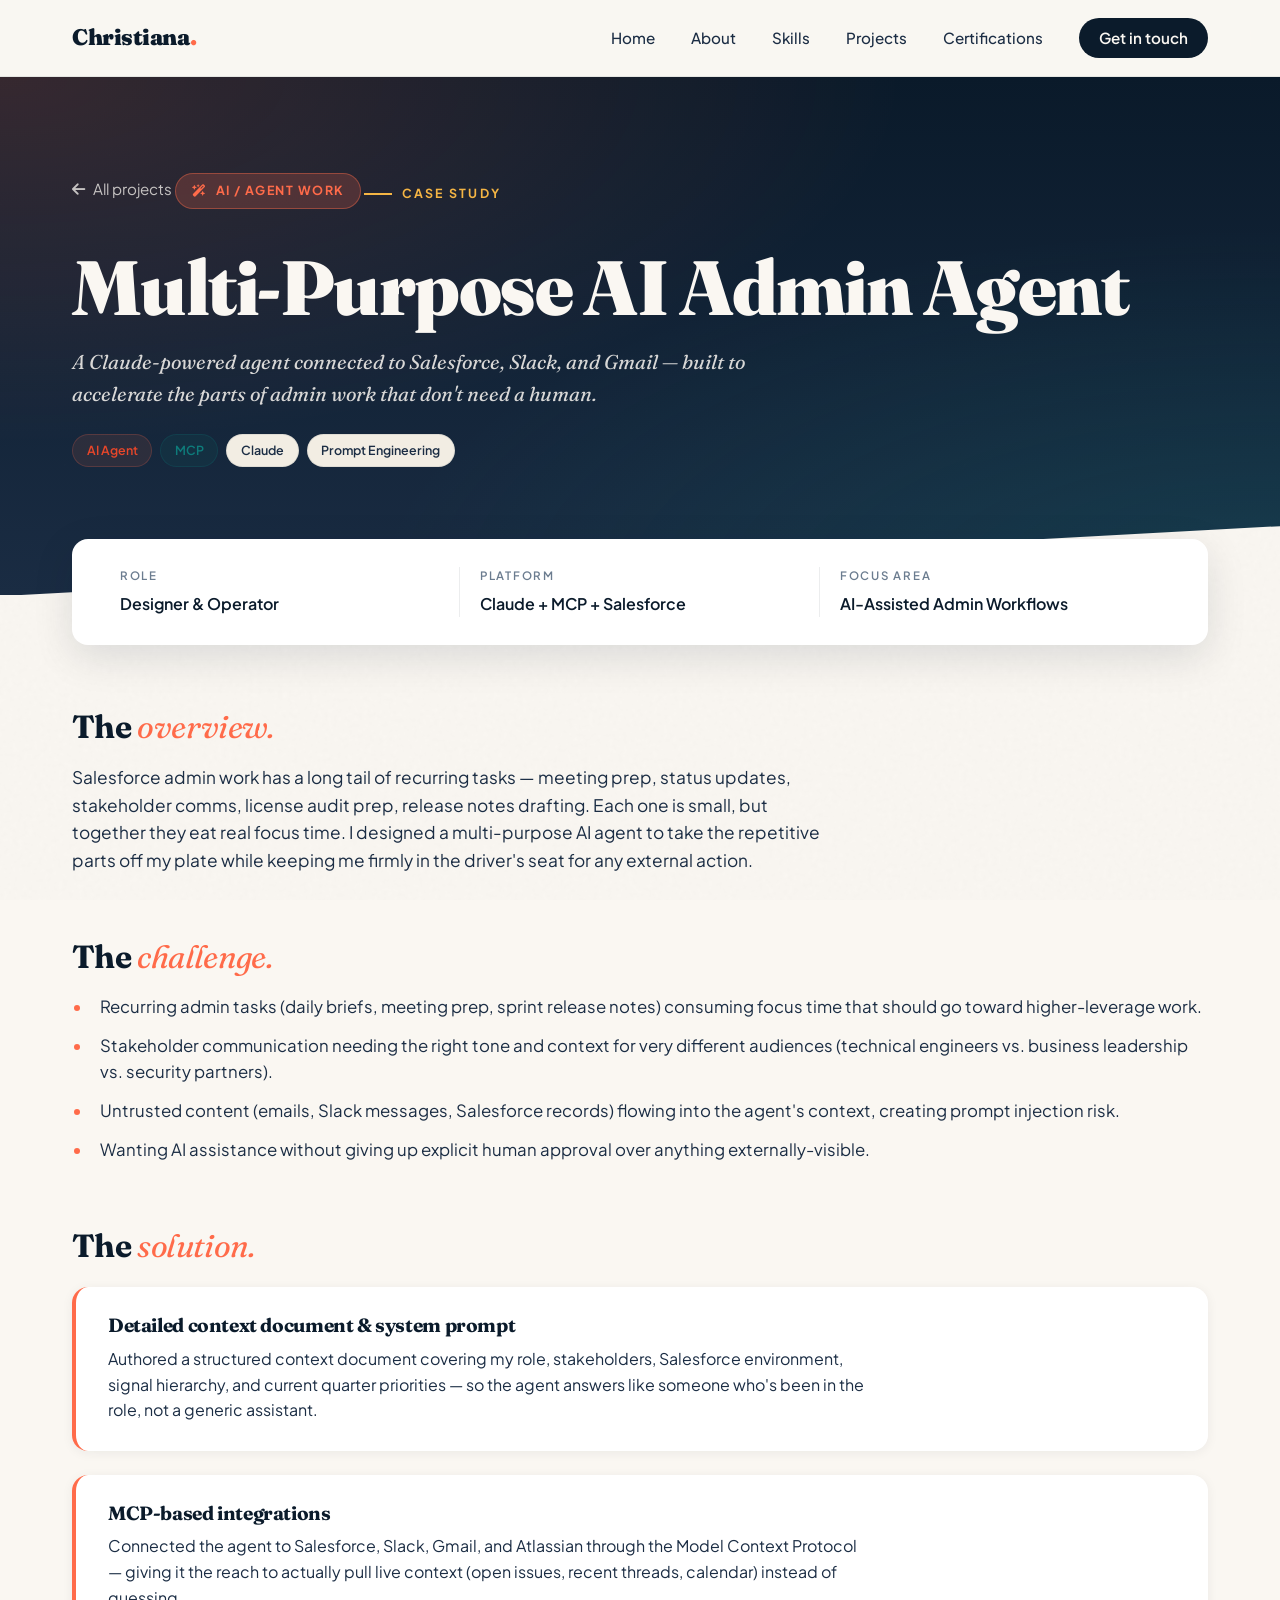
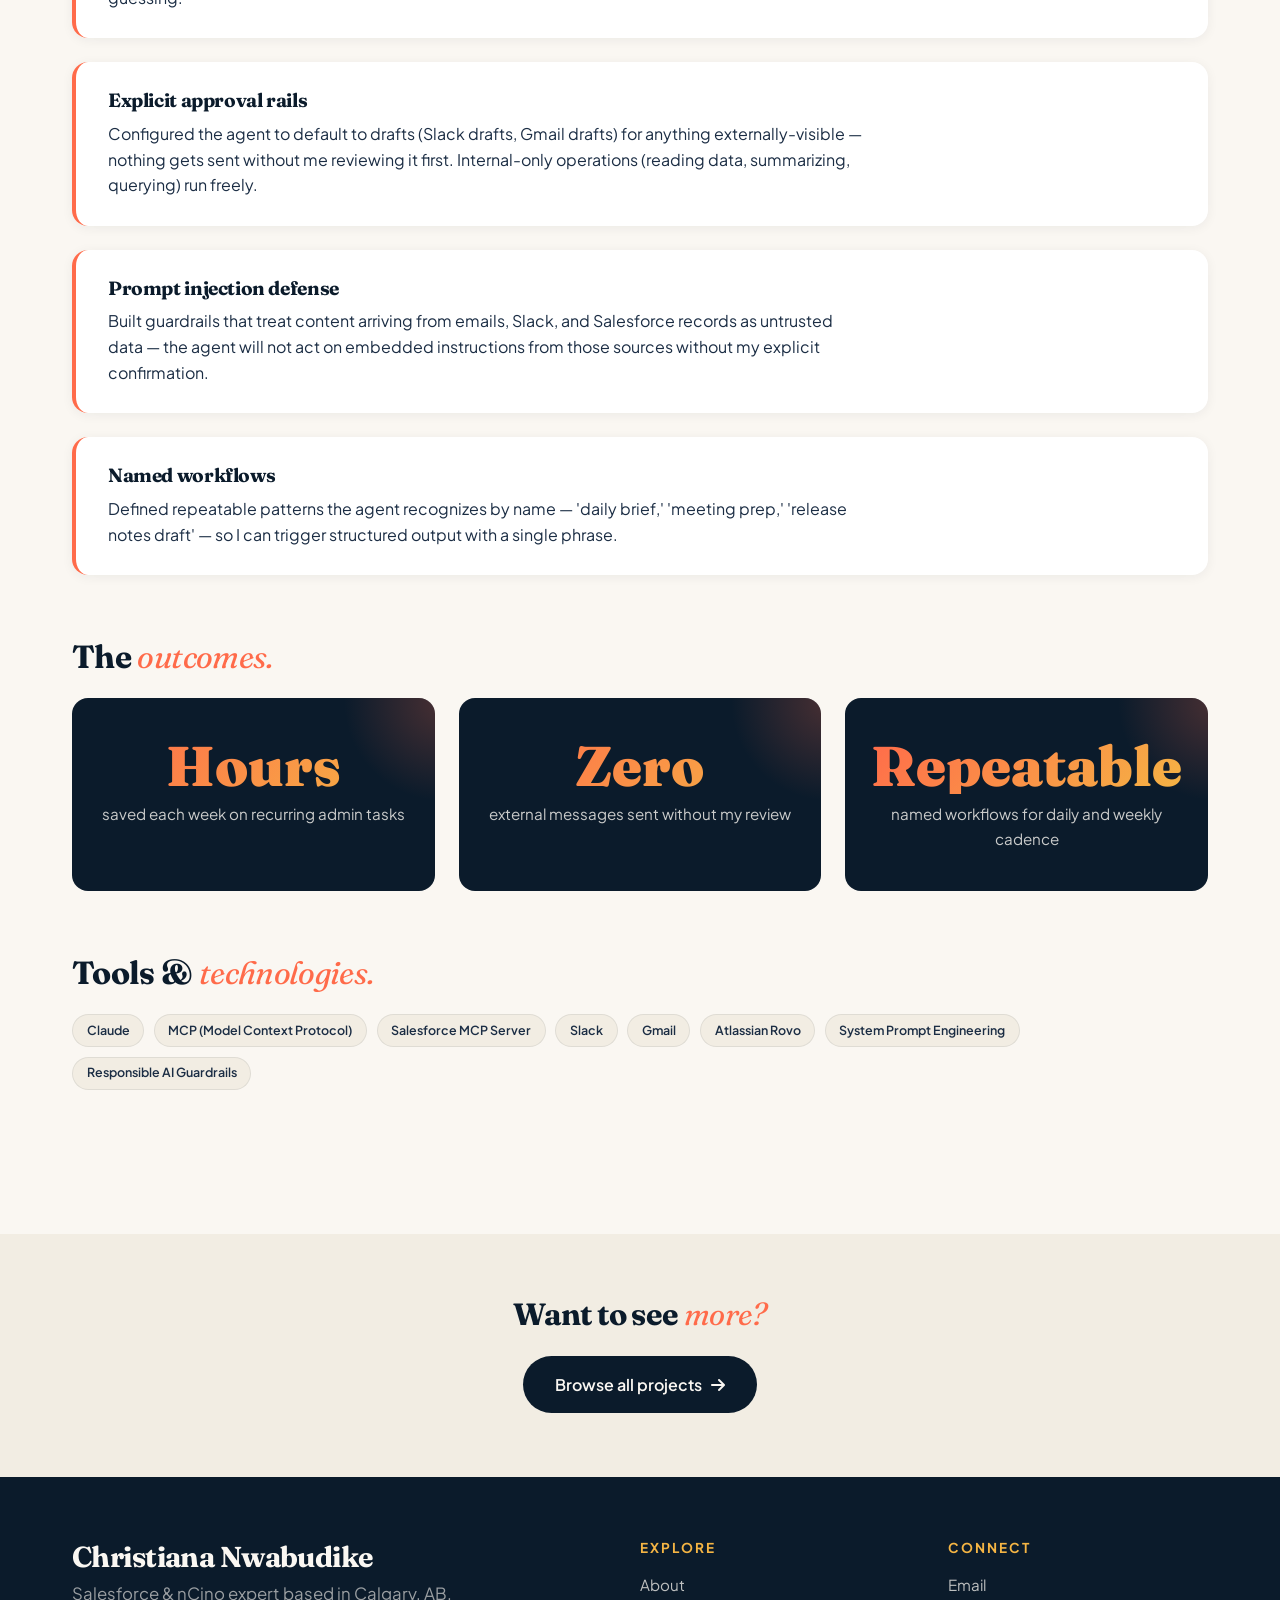
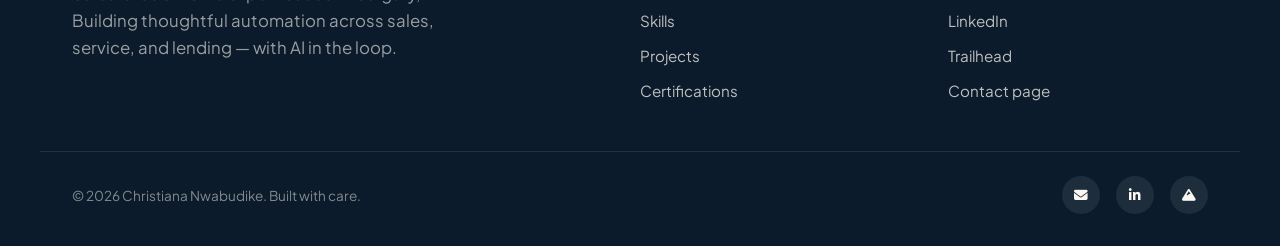
<file: ai-agent.html>
<!DOCTYPE html>
<html lang="en">
<head>
<meta charset="UTF-8">
<meta name="viewport" content="width=device-width, initial-scale=1.0">
<title>Multi-Purpose AI Admin Agent — Christiana Nwabudike</title>
<link rel="stylesheet" href="../styles.css">
<link rel="stylesheet" href="https://cdnjs.cloudflare.com/ajax/libs/font-awesome/6.4.0/css/all.min.css">
<style>
  .case-hero {
    background: var(--grad-hero);
    color: var(--cream);
    padding: 6rem 0 8rem;
    position: relative;
    overflow: hidden;
  }
  .case-hero::after {
    content: '';
    position: absolute;
    bottom: -1px; left: 0; right: 0;
    height: 70px;
    background: var(--cream);
    clip-path: polygon(0 100%, 100% 100%, 100% 0);
  }
  .case-hero .eyebrow { color: var(--amber); }
  .case-hero .eyebrow::before { background: var(--amber); }
  .case-hero h1 { color: var(--cream); margin: 1.25rem 0 1rem; }
  .case-hero p.subtitle {
    color: rgba(250, 247, 242, 0.85);
    font-size: 1.25rem;
    max-width: 680px;
    font-family: var(--font-display);
    font-style: italic;
    font-weight: 400;
  }
  .back-link {
    display: inline-flex;
    align-items: center;
    gap: 0.5rem;
    color: rgba(250, 247, 242, 0.75);
    font-size: 0.95rem;
    margin-bottom: 1.5rem;
    transition: gap 0.25s, color 0.2s;
  }
  .back-link:hover { gap: 0.85rem; color: var(--coral); }

  .meta-bar {
    display: grid;
    grid-template-columns: repeat(3, 1fr);
    background: white;
    border-radius: var(--radius);
    padding: 1.75rem;
    box-shadow: var(--shadow);
    margin-top: -3.5rem;
    margin-bottom: 4rem;
    position: relative;
    z-index: 3;
  }
  .meta-cell {
    padding: 0 1.25rem;
    border-right: 1px solid var(--line);
  }
  .meta-cell:last-child { border-right: none; }
  .meta-label {
    font-size: 0.72rem;
    letter-spacing: 0.15em;
    text-transform: uppercase;
    color: var(--mute);
    font-weight: 600;
    margin-bottom: 0.35rem;
  }
  .meta-value { font-weight: 600; color: var(--ink); }

  .case-content { padding: 0 0 5rem; }
  .case-section { margin-bottom: 4rem; }
  .case-section h2 { margin-bottom: 1.25rem; font-size: 2rem; }
  .case-section h2 em { color: var(--coral); font-style: italic; font-weight: 400; }
  .case-section p { font-size: 1.08rem; margin-bottom: 1rem; max-width: 760px; }
  .case-section ul { margin-left: 1.25rem; }
  .case-section ul li {
    margin-bottom: 0.75rem;
    font-size: 1.05rem;
    color: var(--ink-soft);
    padding-left: 0.5rem;
  }
  .case-section ul li::marker { color: var(--coral); }

  .solution-grid { display: grid; gap: 1.5rem; margin-top: 1.5rem; }
  .solution-step {
    background: white;
    border-left: 4px solid var(--coral);
    border-radius: var(--radius);
    padding: 1.75rem 2rem;
    box-shadow: var(--shadow-sm);
    transition: all 0.3s;
  }
  .solution-step:hover { transform: translateX(6px); box-shadow: var(--shadow); }
  .solution-step h4 { font-size: 1.2rem; margin-bottom: 0.6rem; font-family: var(--font-display); }
  .solution-step p { margin: 0; font-size: 1rem; }

  .outcomes-grid {
    display: grid;
    grid-template-columns: repeat(3, 1fr);
    gap: 1.5rem;
    margin-top: 1.5rem;
  }
  .outcome-card {
    background: var(--ink);
    color: var(--cream);
    padding: 2.5rem 1.5rem;
    border-radius: var(--radius);
    text-align: center;
    position: relative;
    overflow: hidden;
  }
  .outcome-card::before {
    content: '';
    position: absolute;
    top: -50%; right: -30%;
    width: 200px;
    height: 200px;
    background: radial-gradient(circle, rgba(255, 107, 74, 0.25), transparent 70%);
  }
  .outcome-num {
    font-family: var(--font-display);
    font-size: clamp(2.5rem, 5vw, 3.5rem);
    font-weight: 900;
    line-height: 1;
    background: var(--grad-warm);
    -webkit-background-clip: text;
    background-clip: text;
    color: transparent;
    margin-bottom: 0.5rem;
    position: relative;
  }
  .outcome-label {
    font-size: 0.95rem;
    color: rgba(250, 247, 242, 0.8);
    position: relative;
  }

  .tools-list { display: flex; flex-wrap: wrap; gap: 0.6rem; margin-top: 1.5rem; }

  .next-project {
    background: var(--cream-soft);
    padding: 4rem 0;
    text-align: center;
  }
  .next-project h3 { margin-bottom: 1.5rem; }
  .next-project h3 em { color: var(--coral); font-style: italic; font-weight: 400; }

  @media (max-width: 900px) {
    .meta-bar { grid-template-columns: 1fr; gap: 1.25rem; padding: 1.5rem; }
    .meta-cell { border-right: none; border-bottom: 1px solid var(--line); padding: 0 0 1rem; }
    .meta-cell:last-child { border-bottom: none; padding-bottom: 0; }
    .outcomes-grid { grid-template-columns: 1fr; }
  }
</style>
<style>
  .volunteer-banner {
    display: inline-flex;
    align-items: center;
    gap: 0.5rem;
    background: rgba(245, 181, 68, 0.2);
    color: var(--amber);
    padding: 0.45rem 1rem;
    border-radius: 999px;
    font-size: 0.78rem;
    font-weight: 700;
    letter-spacing: 0.12em;
    text-transform: uppercase;
    border: 1px solid rgba(245, 181, 68, 0.4);
    margin-bottom: 1rem;
  }
  .ai-banner {
    background: rgba(255, 107, 74, 0.2);
    color: var(--coral);
    border-color: rgba(255, 107, 74, 0.4);
  }
  code {
    background: rgba(255, 107, 74, 0.12);
    color: var(--coral-deep);
    padding: 0.1rem 0.4rem;
    border-radius: 4px;
    font-size: 0.9em;
    font-family: ui-monospace, "SF Mono", Menlo, monospace;
  }
</style>
</head>
<body>

<nav class="nav">
  <div class="nav-inner">
    <a href="../index.html" class="nav-brand">Christiana<span>.</span></a>
    <button class="nav-toggle" aria-label="Menu">☰</button>
    <ul class="nav-links">
      <li><a href="../index.html">Home</a></li>
      <li><a href="../about.html">About</a></li>
      <li><a href="../skills.html">Skills</a></li>
      <li><a href="../projects.html">Projects</a></li>
      <li><a href="../certifications.html">Certifications</a></li>
      <li><a href="../contact.html" class="nav-cta">Get in touch</a></li>
    </ul>
  </div>
</nav>

<header class="case-hero">
  <div class="container">
    <a href="../projects.html" class="back-link"><i class="fas fa-arrow-left"></i> All projects</a>
    <div class="volunteer-banner ai-banner"><i class="fas fa-wand-magic-sparkles"></i> AI / Agent Work</div>
    <span class="eyebrow">Case Study</span>
    <h1>Multi-Purpose AI Admin Agent</h1>
    <p class="subtitle">A Claude-powered agent connected to Salesforce, Slack, and Gmail — built to accelerate the parts of admin work that don't need a human.</p>
    <div class="flex gap-1 mt-3" style="flex-wrap: wrap;">
      <span class="tag tag-coral">AI Agent</span><span class="tag tag-teal">MCP</span><span class="tag ">Claude</span><span class="tag ">Prompt Engineering</span>
    </div>
  </div>
</header>

<section style="padding: 0;">
  <div class="container">
    <div class="meta-bar">
      <div class="meta-cell"><div class="meta-label">Role</div><div class="meta-value">Designer &amp; Operator</div></div>
      <div class="meta-cell"><div class="meta-label">Platform</div><div class="meta-value">Claude + MCP + Salesforce</div></div>
      <div class="meta-cell"><div class="meta-label">Focus area</div><div class="meta-value">AI-Assisted Admin Workflows</div></div>
    </div>
  </div>
</section>

<section class="case-content">
  <div class="container">

    <div class="case-section">
      <h2>The <em>overview.</em></h2>
      <p>Salesforce admin work has a long tail of recurring tasks — meeting prep, status updates, stakeholder comms, license audit prep, release notes drafting. Each one is small, but together they eat real focus time. I designed a multi-purpose AI agent to take the repetitive parts off my plate while keeping me firmly in the driver's seat for any external action.</p>
    </div>

    <div class="case-section">
      <h2>The <em>challenge.</em></h2>
      <ul><li>Recurring admin tasks (daily briefs, meeting prep, sprint release notes) consuming focus time that should go toward higher-leverage work.</li><li>Stakeholder communication needing the right tone and context for very different audiences (technical engineers vs. business leadership vs. security partners).</li><li>Untrusted content (emails, Slack messages, Salesforce records) flowing into the agent's context, creating prompt injection risk.</li><li>Wanting AI assistance without giving up explicit human approval over anything externally-visible.</li></ul>
    </div>

    <div class="case-section">
      <h2>The <em>solution.</em></h2>
      <div class="solution-grid"><div class="solution-step"><h4>Detailed context document &amp; system prompt</h4><p>Authored a structured context document covering my role, stakeholders, Salesforce environment, signal hierarchy, and current quarter priorities — so the agent answers like someone who's been in the role, not a generic assistant.</p></div><div class="solution-step"><h4>MCP-based integrations</h4><p>Connected the agent to Salesforce, Slack, Gmail, and Atlassian through the Model Context Protocol — giving it the reach to actually pull live context (open issues, recent threads, calendar) instead of guessing.</p></div><div class="solution-step"><h4>Explicit approval rails</h4><p>Configured the agent to default to drafts (Slack drafts, Gmail drafts) for anything externally-visible — nothing gets sent without me reviewing it first. Internal-only operations (reading data, summarizing, querying) run freely.</p></div><div class="solution-step"><h4>Prompt injection defense</h4><p>Built guardrails that treat content arriving from emails, Slack, and Salesforce records as untrusted data — the agent will not act on embedded instructions from those sources without my explicit confirmation.</p></div><div class="solution-step"><h4>Named workflows</h4><p>Defined repeatable patterns the agent recognizes by name — 'daily brief,' 'meeting prep,' 'release notes draft' — so I can trigger structured output with a single phrase.</p></div></div>
    </div>

    <div class="case-section">
      <h2>The <em>outcomes.</em></h2>
      <div class="outcomes-grid"><div class="outcome-card"><div class="outcome-num">Hours</div><div class="outcome-label">saved each week on recurring admin tasks</div></div><div class="outcome-card"><div class="outcome-num">Zero</div><div class="outcome-label">external messages sent without my review</div></div><div class="outcome-card"><div class="outcome-num">Repeatable</div><div class="outcome-label">named workflows for daily and weekly cadence</div></div></div>
    </div>

    <div class="case-section">
      <h2>Tools &amp; <em>technologies.</em></h2>
      <div class="tools-list"><span class="tag">Claude</span><span class="tag">MCP (Model Context Protocol)</span><span class="tag">Salesforce MCP Server</span><span class="tag">Slack</span><span class="tag">Gmail</span><span class="tag">Atlassian Rovo</span><span class="tag">System Prompt Engineering</span><span class="tag">Responsible AI Guardrails</span></div>
    </div>

  </div>
</section>

<section class="next-project">
  <div class="container">
    <h3>Want to see <em>more?</em></h3>
    <a href="../projects.html" class="btn btn-primary">Browse all projects <i class="fas fa-arrow-right"></i></a>
  </div>
</section>

<footer class="footer">
  <div class="footer-inner">
    <div class="footer-brand">
      <h3>Christiana Nwabudike</h3>
      <p>Salesforce &amp; nCino expert based in Calgary, AB. Building thoughtful automation across sales, service, and lending — with AI in the loop.</p>
    </div>
    <div>
      <h4>Explore</h4>
      <ul class="footer-links">
        <li><a href="../about.html">About</a></li>
        <li><a href="../skills.html">Skills</a></li>
        <li><a href="../projects.html">Projects</a></li>
        <li><a href="../certifications.html">Certifications</a></li>
      </ul>
    </div>
    <div>
      <h4>Connect</h4>
      <ul class="footer-links">
        <li><a href="mailto:cristiana.nwabudike@gmail.com">Email</a></li>
        <li><a href="https://www.linkedin.com/in/christiana-nwabudike" target="_blank">LinkedIn</a></li>
        <li><a href="https://www.salesforce.com/trailblazer/cnwabudike202" target="_blank">Trailhead</a></li>
        <li><a href="../contact.html">Contact page</a></li>
      </ul>
    </div>
  </div>
  <div class="footer-bottom">
    <span>© 2026 Christiana Nwabudike. Built with care.</span>
    <div class="footer-socials">
      <a href="mailto:cristiana.nwabudike@gmail.com" aria-label="Email"><i class="fas fa-envelope"></i></a>
      <a href="https://www.linkedin.com/in/christiana-nwabudike" target="_blank" aria-label="LinkedIn"><i class="fab fa-linkedin-in"></i></a>
      <a href="https://www.salesforce.com/trailblazer/cnwabudike202" target="_blank" aria-label="Trailhead"><i class="fas fa-mountain"></i></a>
    </div>
  </div>
</footer>

<script src="../script.js"></script>
<!-- GoatCounter analytics -->
<script data-goatcounter="https://cnwabudike.goatcounter.com/count"
        async src="//gc.zgo.at/count.js"></script>
</body>
</html>
</file>
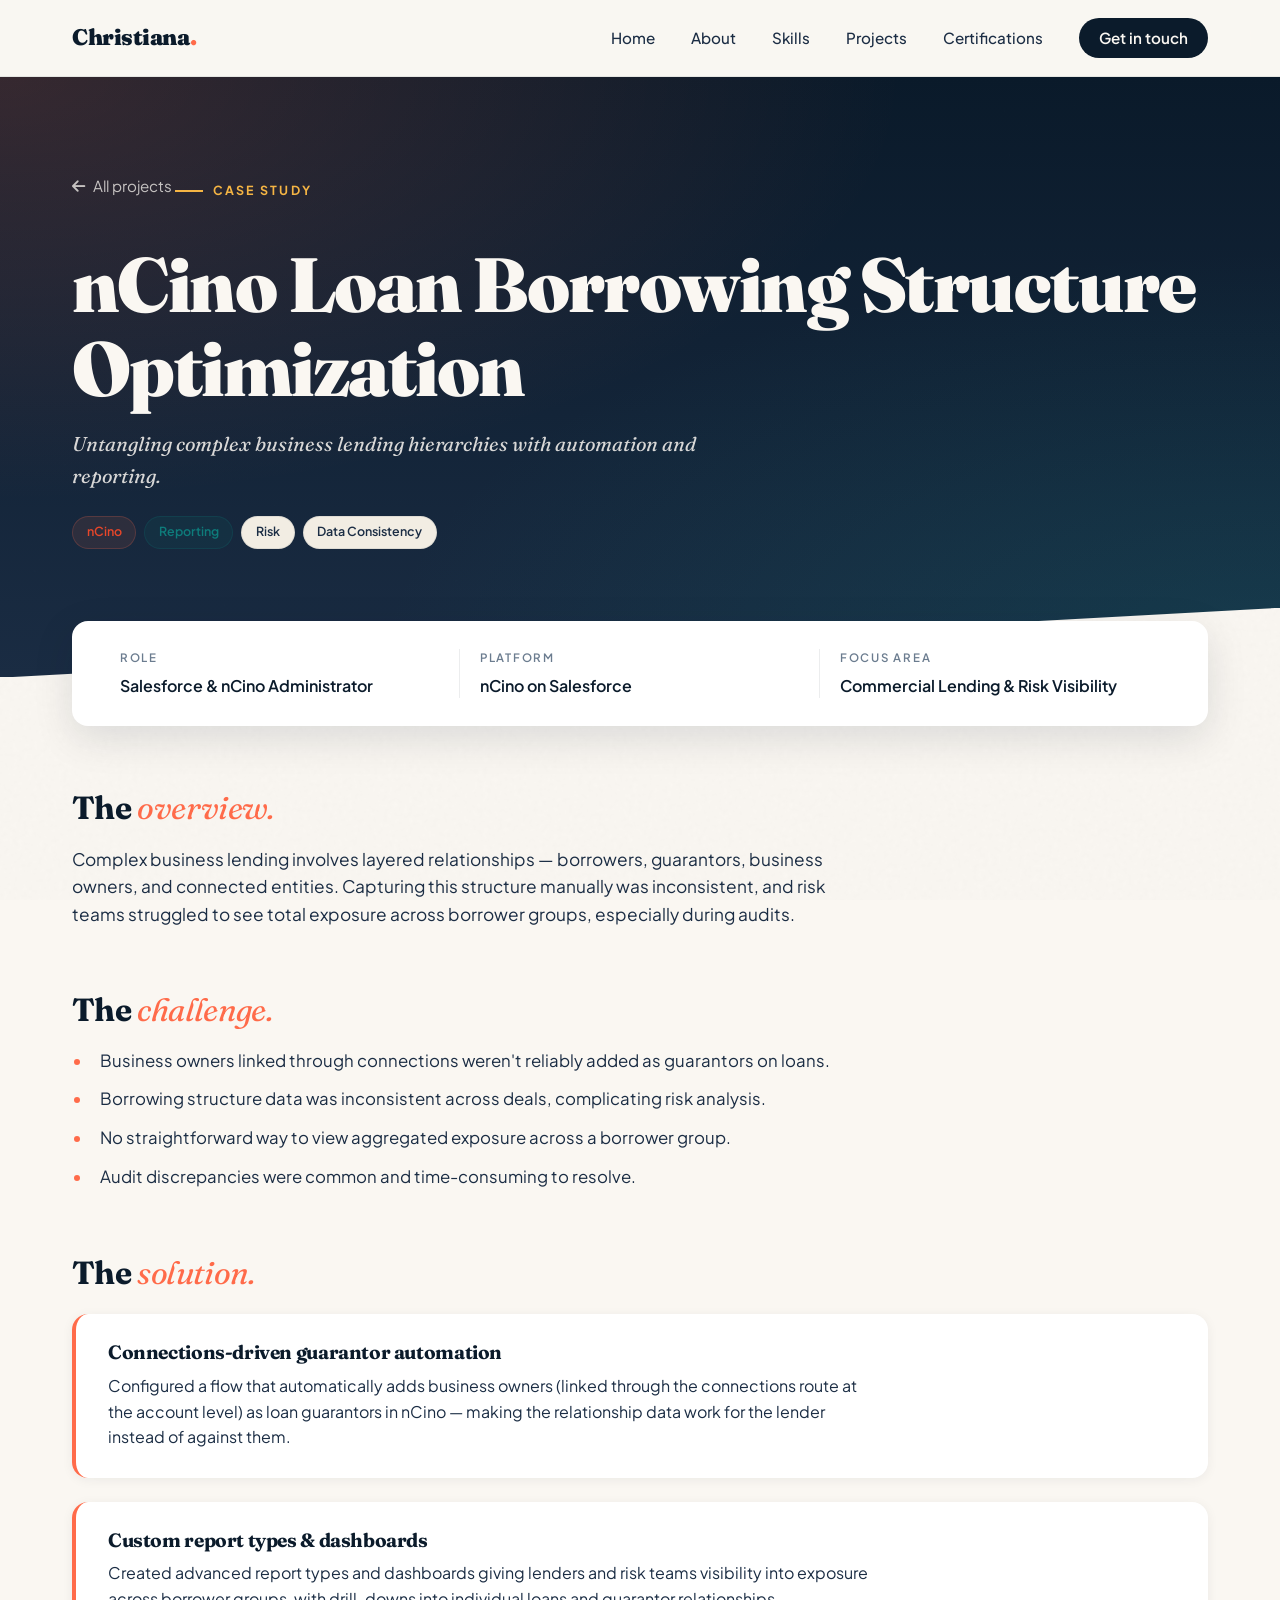
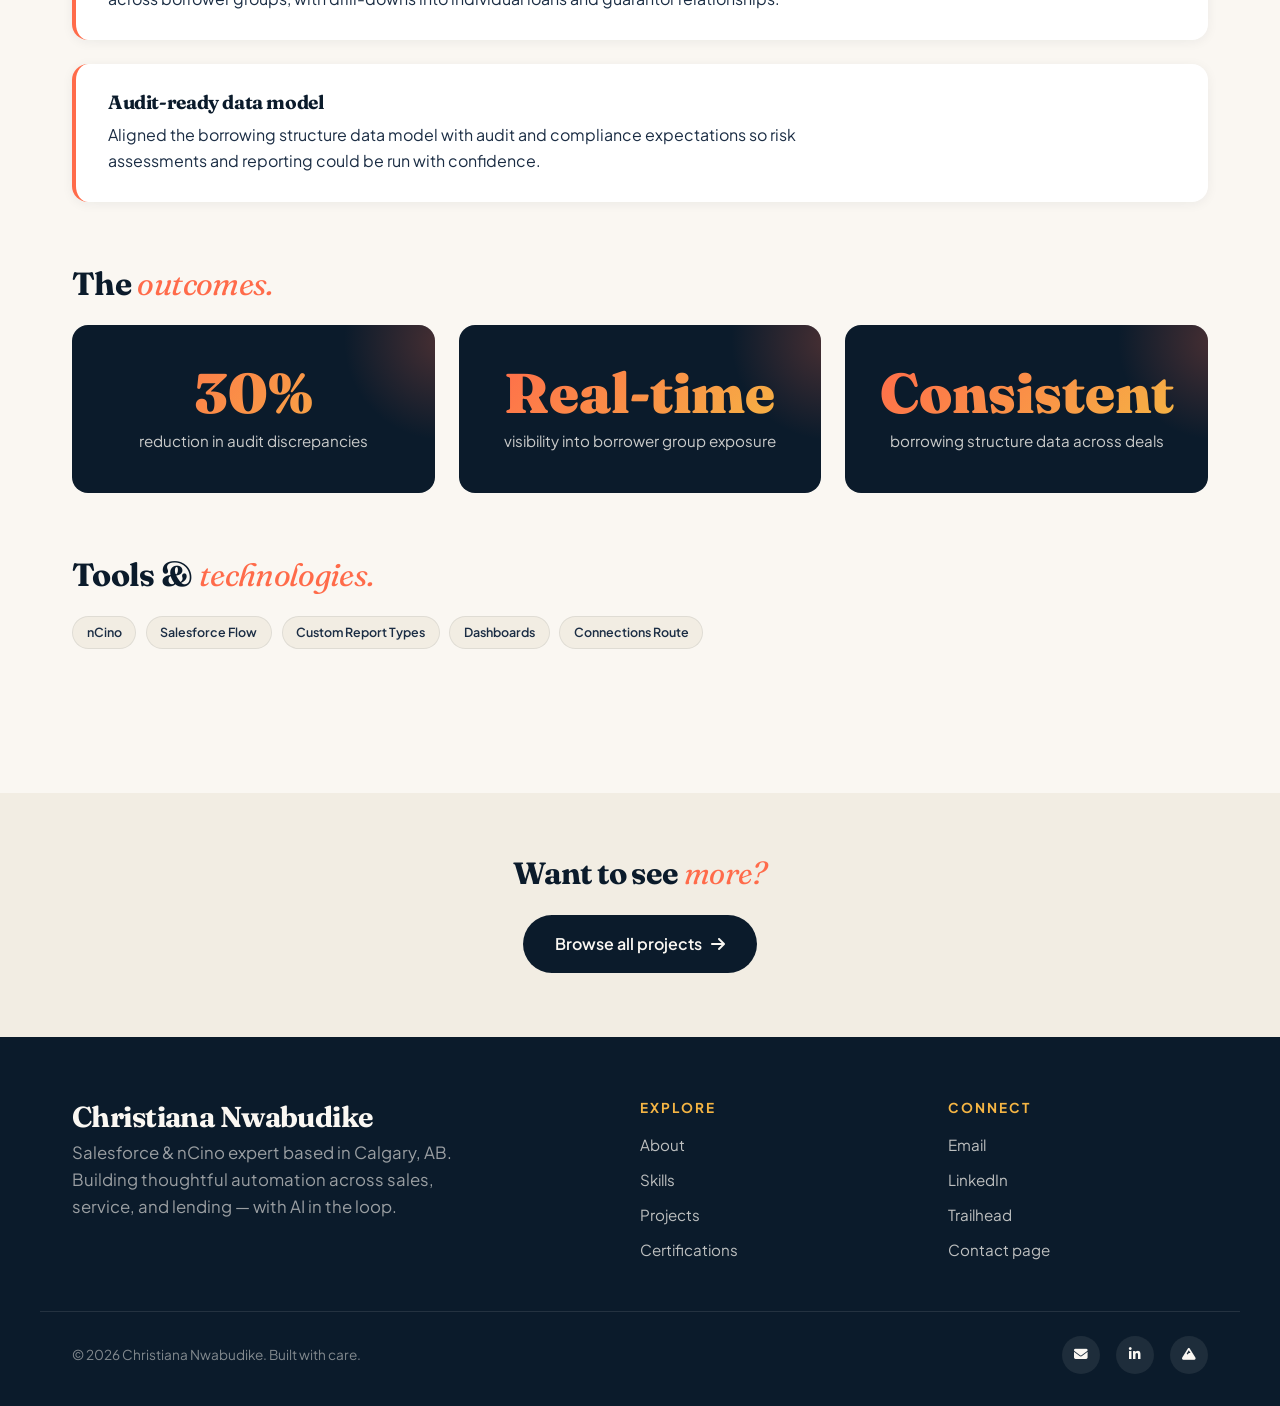
<file: borrowing-structure.html>
<!DOCTYPE html>
<html lang="en">
<head>
<meta charset="UTF-8">
<meta name="viewport" content="width=device-width, initial-scale=1.0">
<title>nCino Loan Borrowing Structure Optimization — Christiana Nwabudike</title>
<link rel="stylesheet" href="../styles.css">
<link rel="stylesheet" href="https://cdnjs.cloudflare.com/ajax/libs/font-awesome/6.4.0/css/all.min.css">
<style>
  .case-hero {
    background: var(--grad-hero);
    color: var(--cream);
    padding: 6rem 0 8rem;
    position: relative;
    overflow: hidden;
  }
  .case-hero::after {
    content: '';
    position: absolute;
    bottom: -1px; left: 0; right: 0;
    height: 70px;
    background: var(--cream);
    clip-path: polygon(0 100%, 100% 100%, 100% 0);
  }
  .case-hero .eyebrow { color: var(--amber); }
  .case-hero .eyebrow::before { background: var(--amber); }
  .case-hero h1 { color: var(--cream); margin: 1.25rem 0 1rem; }
  .case-hero p.subtitle {
    color: rgba(250, 247, 242, 0.85);
    font-size: 1.25rem;
    max-width: 680px;
    font-family: var(--font-display);
    font-style: italic;
    font-weight: 400;
  }
  .back-link {
    display: inline-flex;
    align-items: center;
    gap: 0.5rem;
    color: rgba(250, 247, 242, 0.75);
    font-size: 0.95rem;
    margin-bottom: 1.5rem;
    transition: gap 0.25s, color 0.2s;
  }
  .back-link:hover { gap: 0.85rem; color: var(--coral); }

  .meta-bar {
    display: grid;
    grid-template-columns: repeat(3, 1fr);
    background: white;
    border-radius: var(--radius);
    padding: 1.75rem;
    box-shadow: var(--shadow);
    margin-top: -3.5rem;
    margin-bottom: 4rem;
    position: relative;
    z-index: 3;
  }
  .meta-cell {
    padding: 0 1.25rem;
    border-right: 1px solid var(--line);
  }
  .meta-cell:last-child { border-right: none; }
  .meta-label {
    font-size: 0.72rem;
    letter-spacing: 0.15em;
    text-transform: uppercase;
    color: var(--mute);
    font-weight: 600;
    margin-bottom: 0.35rem;
  }
  .meta-value { font-weight: 600; color: var(--ink); }

  .case-content { padding: 0 0 5rem; }
  .case-section { margin-bottom: 4rem; }
  .case-section h2 { margin-bottom: 1.25rem; font-size: 2rem; }
  .case-section h2 em { color: var(--coral); font-style: italic; font-weight: 400; }
  .case-section p { font-size: 1.08rem; margin-bottom: 1rem; max-width: 760px; }
  .case-section ul { margin-left: 1.25rem; }
  .case-section ul li {
    margin-bottom: 0.75rem;
    font-size: 1.05rem;
    color: var(--ink-soft);
    padding-left: 0.5rem;
  }
  .case-section ul li::marker { color: var(--coral); }

  .solution-grid { display: grid; gap: 1.5rem; margin-top: 1.5rem; }
  .solution-step {
    background: white;
    border-left: 4px solid var(--coral);
    border-radius: var(--radius);
    padding: 1.75rem 2rem;
    box-shadow: var(--shadow-sm);
    transition: all 0.3s;
  }
  .solution-step:hover { transform: translateX(6px); box-shadow: var(--shadow); }
  .solution-step h4 { font-size: 1.2rem; margin-bottom: 0.6rem; font-family: var(--font-display); }
  .solution-step p { margin: 0; font-size: 1rem; }

  .outcomes-grid {
    display: grid;
    grid-template-columns: repeat(3, 1fr);
    gap: 1.5rem;
    margin-top: 1.5rem;
  }
  .outcome-card {
    background: var(--ink);
    color: var(--cream);
    padding: 2.5rem 1.5rem;
    border-radius: var(--radius);
    text-align: center;
    position: relative;
    overflow: hidden;
  }
  .outcome-card::before {
    content: '';
    position: absolute;
    top: -50%; right: -30%;
    width: 200px;
    height: 200px;
    background: radial-gradient(circle, rgba(255, 107, 74, 0.25), transparent 70%);
  }
  .outcome-num {
    font-family: var(--font-display);
    font-size: clamp(2.5rem, 5vw, 3.5rem);
    font-weight: 900;
    line-height: 1;
    background: var(--grad-warm);
    -webkit-background-clip: text;
    background-clip: text;
    color: transparent;
    margin-bottom: 0.5rem;
    position: relative;
  }
  .outcome-label {
    font-size: 0.95rem;
    color: rgba(250, 247, 242, 0.8);
    position: relative;
  }

  .tools-list { display: flex; flex-wrap: wrap; gap: 0.6rem; margin-top: 1.5rem; }

  .next-project {
    background: var(--cream-soft);
    padding: 4rem 0;
    text-align: center;
  }
  .next-project h3 { margin-bottom: 1.5rem; }
  .next-project h3 em { color: var(--coral); font-style: italic; font-weight: 400; }

  @media (max-width: 900px) {
    .meta-bar { grid-template-columns: 1fr; gap: 1.25rem; padding: 1.5rem; }
    .meta-cell { border-right: none; border-bottom: 1px solid var(--line); padding: 0 0 1rem; }
    .meta-cell:last-child { border-bottom: none; padding-bottom: 0; }
    .outcomes-grid { grid-template-columns: 1fr; }
  }
</style>
</head>
<body>

<nav class="nav">
  <div class="nav-inner">
    <a href="../index.html" class="nav-brand">Christiana<span>.</span></a>
    <button class="nav-toggle" aria-label="Menu">☰</button>
    <ul class="nav-links">
      <li><a href="../index.html">Home</a></li>
      <li><a href="../about.html">About</a></li>
      <li><a href="../skills.html">Skills</a></li>
      <li><a href="../projects.html">Projects</a></li>
      <li><a href="../certifications.html">Certifications</a></li>
      <li><a href="../contact.html" class="nav-cta">Get in touch</a></li>
    </ul>
  </div>
</nav>

<header class="case-hero">
  <div class="container">
    <a href="../projects.html" class="back-link"><i class="fas fa-arrow-left"></i> All projects</a>
    <span class="eyebrow">Case Study</span>
    <h1>nCino Loan Borrowing Structure Optimization</h1>
    <p class="subtitle">Untangling complex business lending hierarchies with automation and reporting.</p>
    <div class="flex gap-1 mt-3" style="flex-wrap: wrap;">
      <span class="tag tag-coral">nCino</span><span class="tag tag-teal">Reporting</span><span class="tag ">Risk</span><span class="tag ">Data Consistency</span>
    </div>
  </div>
</header>

<section style="padding: 0;">
  <div class="container">
    <div class="meta-bar">
      <div class="meta-cell"><div class="meta-label">Role</div><div class="meta-value">Salesforce &amp; nCino Administrator</div></div>
      <div class="meta-cell"><div class="meta-label">Platform</div><div class="meta-value">nCino on Salesforce</div></div>
      <div class="meta-cell"><div class="meta-label">Focus area</div><div class="meta-value">Commercial Lending &amp; Risk Visibility</div></div>
    </div>
  </div>
</section>

<section class="case-content">
  <div class="container">

    <div class="case-section">
      <h2>The <em>overview.</em></h2>
      <p>Complex business lending involves layered relationships — borrowers, guarantors, business owners, and connected entities. Capturing this structure manually was inconsistent, and risk teams struggled to see total exposure across borrower groups, especially during audits.</p>
    </div>

    <div class="case-section">
      <h2>The <em>challenge.</em></h2>
      <ul><li>Business owners linked through connections weren't reliably added as guarantors on loans.</li><li>Borrowing structure data was inconsistent across deals, complicating risk analysis.</li><li>No straightforward way to view aggregated exposure across a borrower group.</li><li>Audit discrepancies were common and time-consuming to resolve.</li></ul>
    </div>

    <div class="case-section">
      <h2>The <em>solution.</em></h2>
      <div class="solution-grid"><div class="solution-step"><h4>Connections-driven guarantor automation</h4><p>Configured a flow that automatically adds business owners (linked through the connections route at the account level) as loan guarantors in nCino — making the relationship data work for the lender instead of against them.</p></div><div class="solution-step"><h4>Custom report types &amp; dashboards</h4><p>Created advanced report types and dashboards giving lenders and risk teams visibility into exposure across borrower groups, with drill-downs into individual loans and guarantor relationships.</p></div><div class="solution-step"><h4>Audit-ready data model</h4><p>Aligned the borrowing structure data model with audit and compliance expectations so risk assessments and reporting could be run with confidence.</p></div></div>
    </div>

    <div class="case-section">
      <h2>The <em>outcomes.</em></h2>
      <div class="outcomes-grid"><div class="outcome-card"><div class="outcome-num">30%</div><div class="outcome-label">reduction in audit discrepancies</div></div><div class="outcome-card"><div class="outcome-num">Real-time</div><div class="outcome-label">visibility into borrower group exposure</div></div><div class="outcome-card"><div class="outcome-num">Consistent</div><div class="outcome-label">borrowing structure data across deals</div></div></div>
    </div>

    <div class="case-section">
      <h2>Tools &amp; <em>technologies.</em></h2>
      <div class="tools-list"><span class="tag">nCino</span><span class="tag">Salesforce Flow</span><span class="tag">Custom Report Types</span><span class="tag">Dashboards</span><span class="tag">Connections Route</span></div>
    </div>

  </div>
</section>

<section class="next-project">
  <div class="container">
    <h3>Want to see <em>more?</em></h3>
    <a href="../projects.html" class="btn btn-primary">Browse all projects <i class="fas fa-arrow-right"></i></a>
  </div>
</section>

<footer class="footer">
  <div class="footer-inner">
    <div class="footer-brand">
      <h3>Christiana Nwabudike</h3>
      <p>Salesforce &amp; nCino expert based in Calgary, AB. Building thoughtful automation across sales, service, and lending — with AI in the loop.</p>
    </div>
    <div>
      <h4>Explore</h4>
      <ul class="footer-links">
        <li><a href="../about.html">About</a></li>
        <li><a href="../skills.html">Skills</a></li>
        <li><a href="../projects.html">Projects</a></li>
        <li><a href="../certifications.html">Certifications</a></li>
      </ul>
    </div>
    <div>
      <h4>Connect</h4>
      <ul class="footer-links">
        <li><a href="mailto:cristiana.nwabudike@gmail.com">Email</a></li>
        <li><a href="https://www.linkedin.com/in/christiana-nwabudike" target="_blank">LinkedIn</a></li>
        <li><a href="https://www.salesforce.com/trailblazer/cnwabudike202" target="_blank">Trailhead</a></li>
        <li><a href="../contact.html">Contact page</a></li>
      </ul>
    </div>
  </div>
  <div class="footer-bottom">
    <span>© 2026 Christiana Nwabudike. Built with care.</span>
    <div class="footer-socials">
      <a href="mailto:cristiana.nwabudike@gmail.com" aria-label="Email"><i class="fas fa-envelope"></i></a>
      <a href="https://www.linkedin.com/in/christiana-nwabudike" target="_blank" aria-label="LinkedIn"><i class="fab fa-linkedin-in"></i></a>
      <a href="https://www.salesforce.com/trailblazer/cnwabudike202" target="_blank" aria-label="Trailhead"><i class="fas fa-mountain"></i></a>
    </div>
  </div>
</footer>

<script src="../script.js"></script>
<!-- GoatCounter analytics -->
<script data-goatcounter="https://cnwabudike.goatcounter.com/count"
        async src="//gc.zgo.at/count.js"></script>
</body>
</html>
</file>
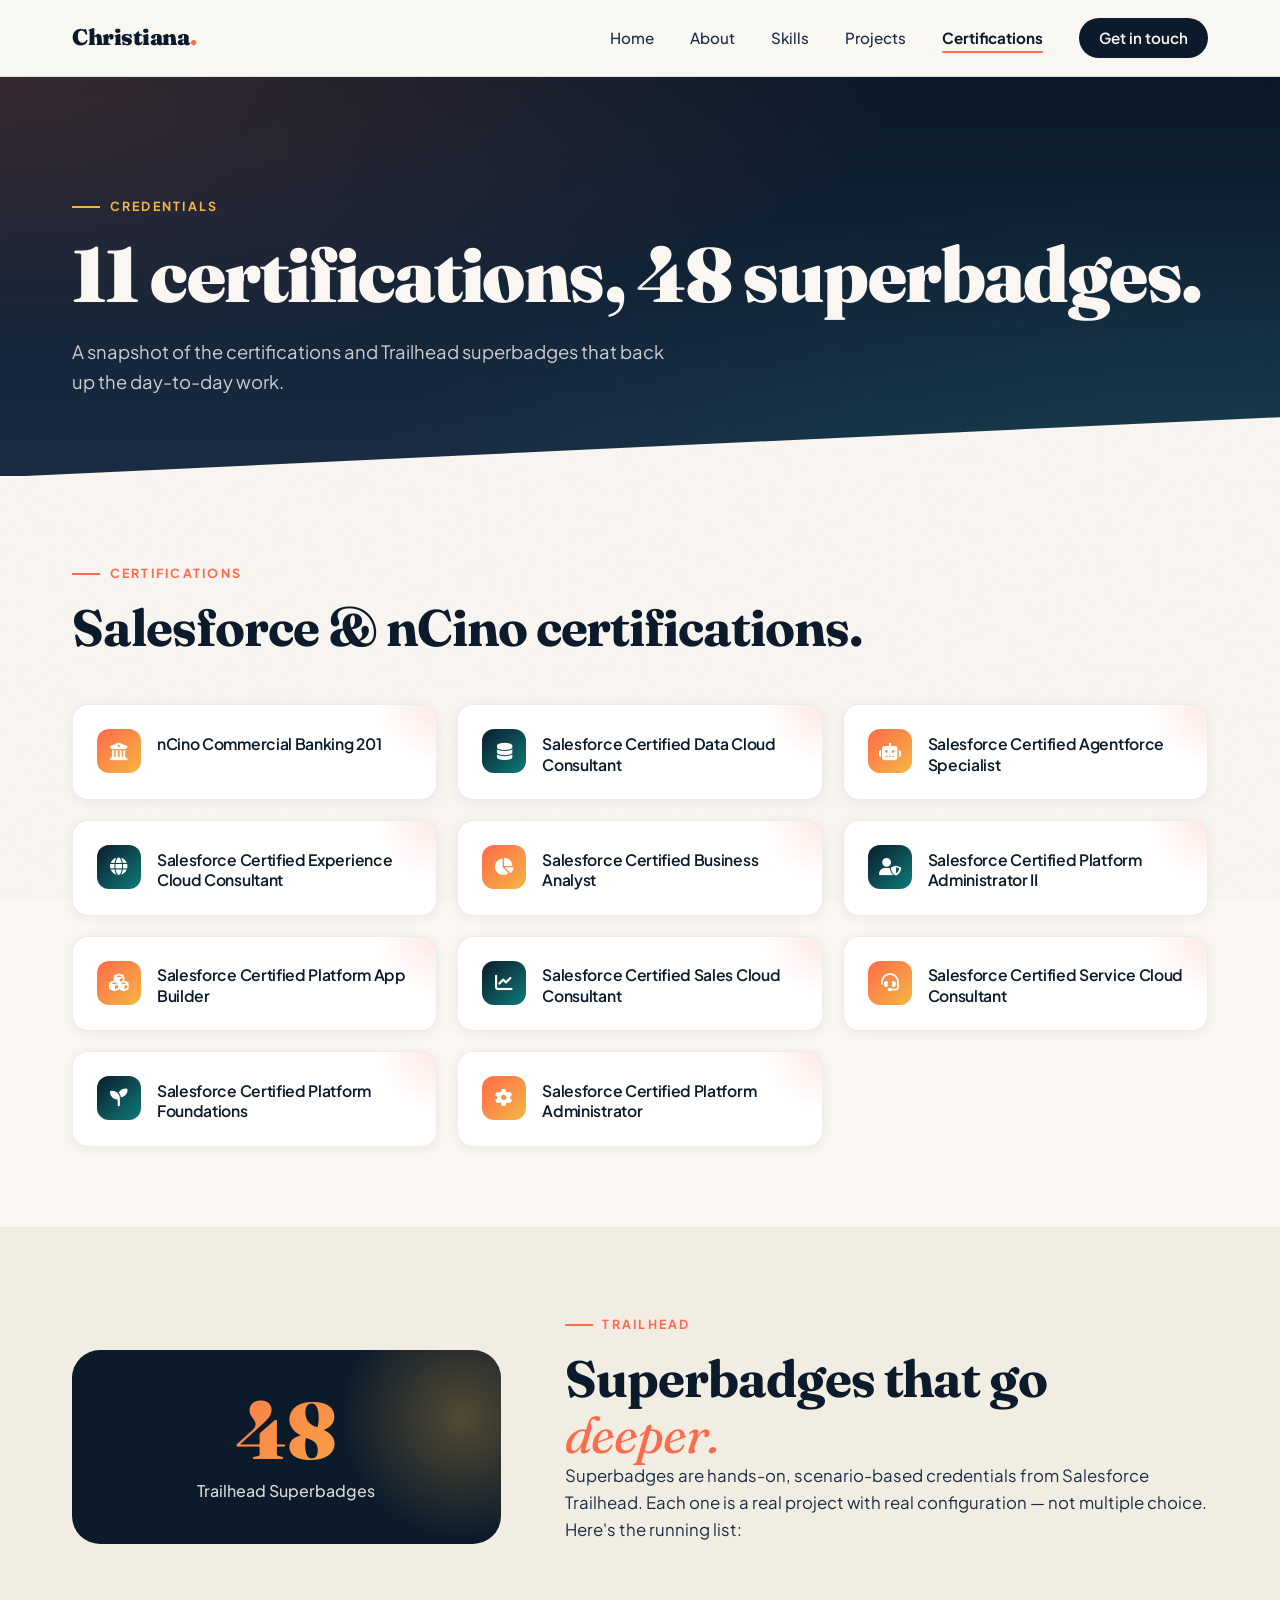
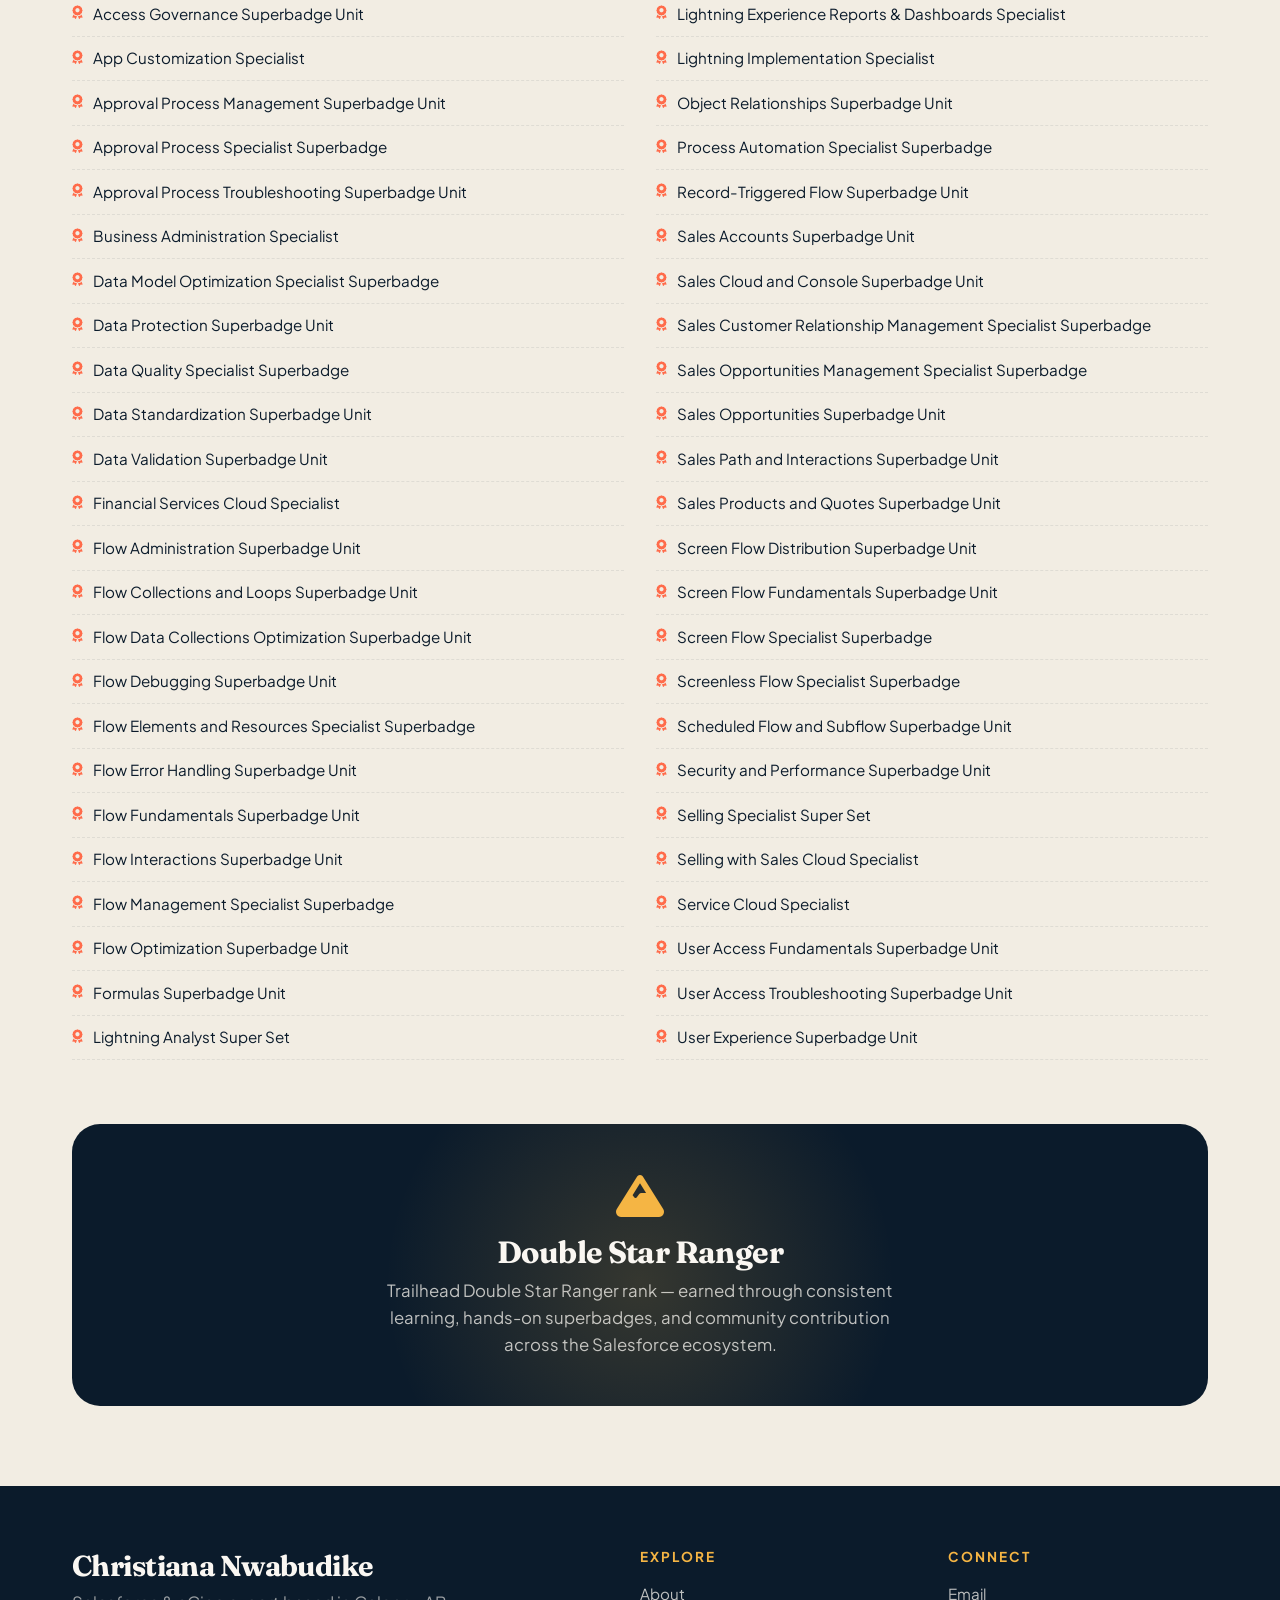
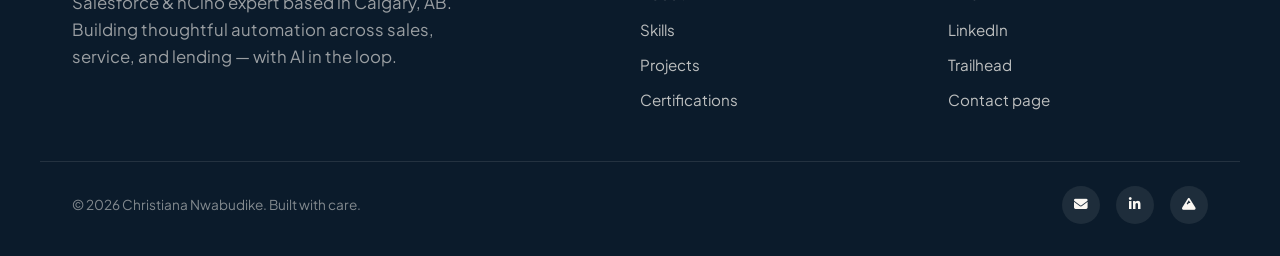
<file: certifications.html>
<!DOCTYPE html>
<html lang="en">
<head>
<meta charset="UTF-8">
<meta name="viewport" content="width=device-width, initial-scale=1.0">
<title>Certifications — Christiana Nwabudike</title>
<link rel="stylesheet" href="styles.css">
<link rel="stylesheet" href="https://cdnjs.cloudflare.com/ajax/libs/font-awesome/6.4.0/css/all.min.css">
<style>
  .certs-section { padding: 5rem 0; }
  .certs-grid {
    display: grid;
    grid-template-columns: repeat(3, 1fr);
    gap: 1.25rem;
    margin-top: 3rem;
  }
  .cert-card {
    background: white;
    border-radius: var(--radius);
    padding: 1.5rem;
    border: 1px solid var(--line);
    box-shadow: var(--shadow-sm);
    display: flex;
    align-items: flex-start;
    gap: 1rem;
    transition: all 0.3s;
    position: relative;
    overflow: hidden;
  }
  .cert-card::after {
    content: '';
    position: absolute;
    top: 0; right: 0;
    width: 60px;
    height: 60px;
    background: radial-gradient(circle at top right, rgba(255, 107, 74, 0.15), transparent 70%);
  }
  .cert-card:hover {
    transform: translateY(-4px);
    box-shadow: var(--shadow);
    border-color: rgba(255, 107, 74, 0.3);
  }
  .cert-icon {
    width: 44px;
    height: 44px;
    border-radius: 12px;
    background: var(--grad-warm);
    color: white;
    display: flex;
    align-items: center;
    justify-content: center;
    font-size: 1.1rem;
    flex-shrink: 0;
  }
  .cert-icon.alt { background: var(--grad-cool); }
  .cert-card h4 { font-family: var(--font-body); font-size: 0.98rem; font-weight: 600; line-height: 1.3; margin: 0.3rem 0 0; }

  .super-section {
    background: var(--cream-soft);
    padding: 5rem 0;
  }
  .super-intro {
    display: grid;
    grid-template-columns: 1fr 1.5fr;
    gap: 4rem;
    align-items: end;
    margin-bottom: 3rem;
  }
  .super-intro h2 em { color: var(--coral); font-style: italic; font-weight: 400; }
  .super-stat {
    background: var(--ink);
    color: var(--cream);
    border-radius: var(--radius-lg);
    padding: 2.5rem;
    text-align: center;
    position: relative;
    overflow: hidden;
  }
  .super-stat::before {
    content: '';
    position: absolute;
    top: -30%; right: -20%;
    width: 250px; height: 250px;
    background: radial-gradient(circle, rgba(245, 181, 68, 0.3), transparent 70%);
  }
  .super-stat .num {
    font-family: var(--font-display);
    font-size: 5rem;
    font-weight: 900;
    line-height: 1;
    background: var(--grad-warm);
    -webkit-background-clip: text;
    background-clip: text;
    color: transparent;
    position: relative;
  }
  .super-stat .label {
    color: rgba(250, 247, 242, 0.85);
    margin-top: 0.5rem;
    font-weight: 500;
    position: relative;
  }

  .super-list {
    columns: 2;
    column-gap: 2rem;
    list-style: none;
  }
  .super-list li {
    break-inside: avoid;
    padding: 0.6rem 0;
    border-bottom: 1px dashed var(--line);
    display: flex;
    align-items: flex-start;
    gap: 0.7rem;
    font-size: 0.95rem;
  }
  .super-list li i {
    color: var(--coral);
    font-size: 0.85rem;
    margin-top: 0.3rem;
    flex-shrink: 0;
  }

  .ranger {
    background: var(--ink);
    color: var(--cream);
    border-radius: var(--radius-lg);
    padding: 3rem;
    margin-top: 4rem;
    text-align: center;
    position: relative;
    overflow: hidden;
  }
  .ranger::before {
    content: '';
    position: absolute;
    top: -50%; left: 50%;
    transform: translateX(-50%);
    width: 600px; height: 600px;
    background: radial-gradient(circle, rgba(245, 181, 68, 0.18), transparent 60%);
  }
  .ranger i {
    font-size: 3rem;
    color: var(--amber);
    margin-bottom: 1rem;
    position: relative;
  }
  .ranger h3 { color: var(--cream); margin-bottom: 0.5rem; position: relative; }
  .ranger p { color: rgba(250, 247, 242, 0.75); position: relative; max-width: 540px; margin: 0 auto; }

  @media (max-width: 900px) {
    .certs-grid { grid-template-columns: 1fr; }
    .super-intro { grid-template-columns: 1fr; gap: 2rem; }
    .super-list { columns: 1; }
  }
</style>
</head>
<body>

<nav class="nav">
  <div class="nav-inner">
    <a href="index.html" class="nav-brand">Christiana<span>.</span></a>
    <button class="nav-toggle" aria-label="Menu">☰</button>
    <ul class="nav-links">
      <li><a href="index.html">Home</a></li>
      <li><a href="about.html">About</a></li>
      <li><a href="skills.html">Skills</a></li>
      <li><a href="projects.html">Projects</a></li>
      <li><a href="certifications.html">Certifications</a></li>
      <li><a href="contact.html" class="nav-cta">Get in touch</a></li>
    </ul>
  </div>
</nav>

<header class="page-header">
  <div class="container">
    <span class="eyebrow">Credentials</span>
    <h1 class="mt-2">11 certifications, 48 superbadges.</h1>
    <p>A snapshot of the certifications and Trailhead superbadges that back up the day-to-day work.</p>
  </div>
</header>

<section class="certs-section">
  <div class="container">
    <span class="eyebrow">Certifications</span>
    <h2 class="mt-2">Salesforce &amp; nCino certifications.</h2>
    <div class="certs-grid">
      <div class="cert-card"><div class="cert-icon"><i class="fas fa-university"></i></div><div><h4>nCino Commercial Banking 201</h4></div></div>
      <div class="cert-card"><div class="cert-icon alt"><i class="fas fa-database"></i></div><div><h4>Salesforce Certified Data Cloud Consultant</h4></div></div>
      <div class="cert-card"><div class="cert-icon"><i class="fas fa-robot"></i></div><div><h4>Salesforce Certified Agentforce Specialist</h4></div></div>
      <div class="cert-card"><div class="cert-icon alt"><i class="fas fa-globe"></i></div><div><h4>Salesforce Certified Experience Cloud Consultant</h4></div></div>
      <div class="cert-card"><div class="cert-icon"><i class="fas fa-chart-pie"></i></div><div><h4>Salesforce Certified Business Analyst</h4></div></div>
      <div class="cert-card"><div class="cert-icon alt"><i class="fas fa-user-shield"></i></div><div><h4>Salesforce Certified Platform Administrator II</h4></div></div>
      <div class="cert-card"><div class="cert-icon"><i class="fas fa-cubes"></i></div><div><h4>Salesforce Certified Platform App Builder</h4></div></div>
      <div class="cert-card"><div class="cert-icon alt"><i class="fas fa-chart-line"></i></div><div><h4>Salesforce Certified Sales Cloud Consultant</h4></div></div>
      <div class="cert-card"><div class="cert-icon"><i class="fas fa-headset"></i></div><div><h4>Salesforce Certified Service Cloud Consultant</h4></div></div>
      <div class="cert-card"><div class="cert-icon alt"><i class="fas fa-seedling"></i></div><div><h4>Salesforce Certified Platform Foundations</h4></div></div>
      <div class="cert-card"><div class="cert-icon"><i class="fas fa-cog"></i></div><div><h4>Salesforce Certified Platform Administrator</h4></div></div>
    </div>
  </div>
</section>

<section class="super-section">
  <div class="container">
    <div class="super-intro">
      <div class="super-stat">
        <div class="num">48</div>
        <div class="label">Trailhead Superbadges</div>
      </div>
      <div>
        <span class="eyebrow">Trailhead</span>
        <h2 class="mt-2">Superbadges that go <em>deeper.</em></h2>
        <p>Superbadges are hands-on, scenario-based credentials from Salesforce Trailhead. Each one is a real project with real configuration — not multiple choice. Here's the running list:</p>
      </div>
    </div>

    <ul class="super-list">
      <li><i class="fas fa-award"></i>Access Governance Superbadge Unit</li>
      <li><i class="fas fa-award"></i>App Customization Specialist</li>
      <li><i class="fas fa-award"></i>Approval Process Management Superbadge Unit</li>
      <li><i class="fas fa-award"></i>Approval Process Specialist Superbadge</li>
      <li><i class="fas fa-award"></i>Approval Process Troubleshooting Superbadge Unit</li>
      <li><i class="fas fa-award"></i>Business Administration Specialist</li>
      <li><i class="fas fa-award"></i>Data Model Optimization Specialist Superbadge</li>
      <li><i class="fas fa-award"></i>Data Protection Superbadge Unit</li>
      <li><i class="fas fa-award"></i>Data Quality Specialist Superbadge</li>
      <li><i class="fas fa-award"></i>Data Standardization Superbadge Unit</li>
      <li><i class="fas fa-award"></i>Data Validation Superbadge Unit</li>
      <li><i class="fas fa-award"></i>Financial Services Cloud Specialist</li>
      <li><i class="fas fa-award"></i>Flow Administration Superbadge Unit</li>
      <li><i class="fas fa-award"></i>Flow Collections and Loops Superbadge Unit</li>
      <li><i class="fas fa-award"></i>Flow Data Collections Optimization Superbadge Unit</li>
      <li><i class="fas fa-award"></i>Flow Debugging Superbadge Unit</li>
      <li><i class="fas fa-award"></i>Flow Elements and Resources Specialist Superbadge</li>
      <li><i class="fas fa-award"></i>Flow Error Handling Superbadge Unit</li>
      <li><i class="fas fa-award"></i>Flow Fundamentals Superbadge Unit</li>
      <li><i class="fas fa-award"></i>Flow Interactions Superbadge Unit</li>
      <li><i class="fas fa-award"></i>Flow Management Specialist Superbadge</li>
      <li><i class="fas fa-award"></i>Flow Optimization Superbadge Unit</li>
      <li><i class="fas fa-award"></i>Formulas Superbadge Unit</li>
      <li><i class="fas fa-award"></i>Lightning Analyst Super Set</li>
      <li><i class="fas fa-award"></i>Lightning Experience Reports &amp; Dashboards Specialist</li>
      <li><i class="fas fa-award"></i>Lightning Implementation Specialist</li>
      <li><i class="fas fa-award"></i>Object Relationships Superbadge Unit</li>
      <li><i class="fas fa-award"></i>Process Automation Specialist Superbadge</li>
      <li><i class="fas fa-award"></i>Record-Triggered Flow Superbadge Unit</li>
      <li><i class="fas fa-award"></i>Sales Accounts Superbadge Unit</li>
      <li><i class="fas fa-award"></i>Sales Cloud and Console Superbadge Unit</li>
      <li><i class="fas fa-award"></i>Sales Customer Relationship Management Specialist Superbadge</li>
      <li><i class="fas fa-award"></i>Sales Opportunities Management Specialist Superbadge</li>
      <li><i class="fas fa-award"></i>Sales Opportunities Superbadge Unit</li>
      <li><i class="fas fa-award"></i>Sales Path and Interactions Superbadge Unit</li>
      <li><i class="fas fa-award"></i>Sales Products and Quotes Superbadge Unit</li>
      <li><i class="fas fa-award"></i>Screen Flow Distribution Superbadge Unit</li>
      <li><i class="fas fa-award"></i>Screen Flow Fundamentals Superbadge Unit</li>
      <li><i class="fas fa-award"></i>Screen Flow Specialist Superbadge</li>
      <li><i class="fas fa-award"></i>Screenless Flow Specialist Superbadge</li>
      <li><i class="fas fa-award"></i>Scheduled Flow and Subflow Superbadge Unit</li>
      <li><i class="fas fa-award"></i>Security and Performance Superbadge Unit</li>
      <li><i class="fas fa-award"></i>Selling Specialist Super Set</li>
      <li><i class="fas fa-award"></i>Selling with Sales Cloud Specialist</li>
      <li><i class="fas fa-award"></i>Service Cloud Specialist</li>
      <li><i class="fas fa-award"></i>User Access Fundamentals Superbadge Unit</li>
      <li><i class="fas fa-award"></i>User Access Troubleshooting Superbadge Unit</li>
      <li><i class="fas fa-award"></i>User Experience Superbadge Unit</li>
    </ul>

    <div class="ranger">
      <i class="fas fa-mountain"></i>
      <h3>Double Star Ranger</h3>
      <p>Trailhead Double Star Ranger rank — earned through consistent learning, hands-on superbadges, and community contribution across the Salesforce ecosystem.</p>
    </div>
  </div>
</section>

<footer class="footer">
  <div class="footer-inner">
    <div class="footer-brand">
      <h3>Christiana Nwabudike</h3>
      <p>Salesforce &amp; nCino expert based in Calgary, AB. Building thoughtful automation across sales, service, and lending — with AI in the loop.</p>
    </div>
    <div>
      <h4>Explore</h4>
      <ul class="footer-links">
        <li><a href="about.html">About</a></li>
        <li><a href="skills.html">Skills</a></li>
        <li><a href="projects.html">Projects</a></li>
        <li><a href="certifications.html">Certifications</a></li>
      </ul>
    </div>
    <div>
      <h4>Connect</h4>
      <ul class="footer-links">
        <li><a href="mailto:cristiana.nwabudike@gmail.com">Email</a></li>
        <li><a href="https://www.linkedin.com/in/christiana-nwabudike" target="_blank">LinkedIn</a></li>
        <li><a href="https://www.salesforce.com/trailblazer/cnwabudike202" target="_blank">Trailhead</a></li>
        <li><a href="contact.html">Contact page</a></li>
      </ul>
    </div>
  </div>
  <div class="footer-bottom">
    <span>© 2026 Christiana Nwabudike. Built with care.</span>
    <div class="footer-socials">
      <a href="mailto:cristiana.nwabudike@gmail.com" aria-label="Email"><i class="fas fa-envelope"></i></a>
      <a href="https://www.linkedin.com/in/christiana-nwabudike" target="_blank" aria-label="LinkedIn"><i class="fab fa-linkedin-in"></i></a>
      <a href="https://www.salesforce.com/trailblazer/cnwabudike202" target="_blank" aria-label="Trailhead"><i class="fas fa-mountain"></i></a>
    </div>
  </div>
</footer>

<script src="script.js"></script>
<!-- GoatCounter analytics -->
<script data-goatcounter="https://cnwabudike.goatcounter.com/count"
        async src="//gc.zgo.at/count.js"></script>
</body>
</html>
</file>
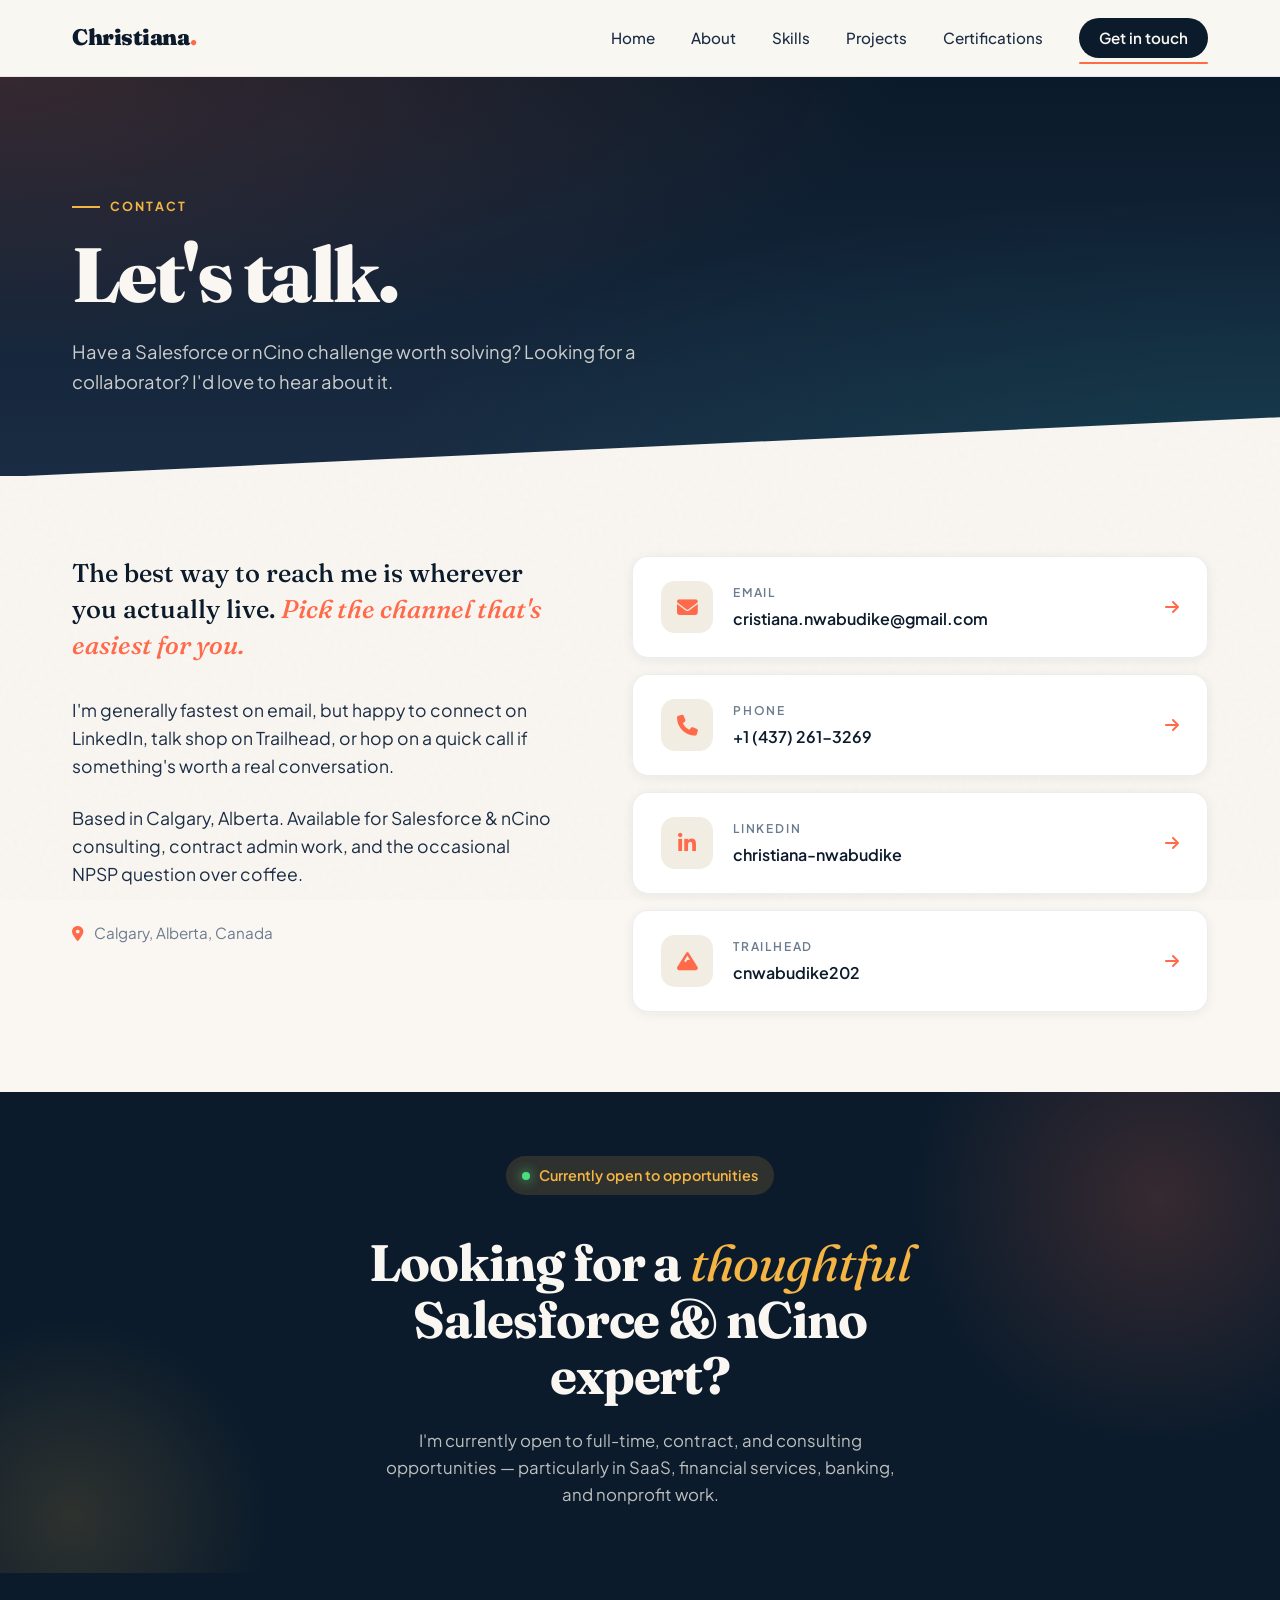
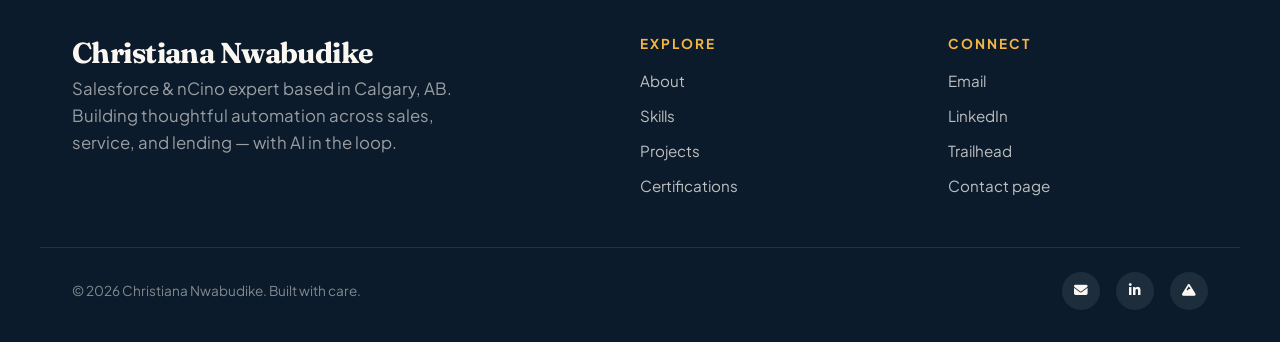
<file: contact.html>
<!DOCTYPE html>
<html lang="en">
<head>
<meta charset="UTF-8">
<meta name="viewport" content="width=device-width, initial-scale=1.0">
<title>Contact — Christiana Nwabudike</title>
<link rel="stylesheet" href="styles.css">
<link rel="stylesheet" href="https://cdnjs.cloudflare.com/ajax/libs/font-awesome/6.4.0/css/all.min.css">
<style>
  .contact-grid {
    display: grid;
    grid-template-columns: 1fr 1.2fr;
    gap: 5rem;
    padding: 5rem 0;
    align-items: start;
  }
  .contact-intro p {
    font-size: 1.1rem;
    margin-bottom: 1.5rem;
  }
  .contact-intro p.lead {
    font-family: var(--font-display);
    font-size: 1.6rem;
    line-height: 1.4;
    color: var(--ink);
    font-weight: 500;
    margin-bottom: 2rem;
  }
  .contact-intro p.lead em { color: var(--coral); font-style: italic; }

  .contact-methods { display: flex; flex-direction: column; gap: 1rem; }
  .contact-method {
    background: white;
    border-radius: var(--radius);
    padding: 1.5rem 1.75rem;
    border: 1px solid var(--line);
    box-shadow: var(--shadow-sm);
    display: flex;
    align-items: center;
    gap: 1.25rem;
    transition: all 0.3s;
    text-decoration: none;
    color: inherit;
  }
  .contact-method:hover {
    transform: translateY(-4px);
    box-shadow: var(--shadow);
    border-color: rgba(255, 107, 74, 0.3);
  }
  .contact-icon {
    width: 52px;
    height: 52px;
    border-radius: 14px;
    background: var(--cream-soft);
    color: var(--coral);
    display: flex;
    align-items: center;
    justify-content: center;
    font-size: 1.3rem;
    flex-shrink: 0;
    transition: all 0.3s;
  }
  .contact-method:hover .contact-icon {
    background: var(--grad-warm);
    color: white;
    transform: rotate(-6deg);
  }
  .contact-method-info { flex: 1; min-width: 0; }
  .contact-method-label {
    font-size: 0.75rem;
    letter-spacing: 0.15em;
    text-transform: uppercase;
    color: var(--mute);
    font-weight: 600;
  }
  .contact-method-value {
    font-weight: 600;
    color: var(--ink);
    margin-top: 0.2rem;
    word-break: break-word;
  }
  .contact-method-arrow {
    color: var(--coral);
    transition: transform 0.3s;
  }
  .contact-method:hover .contact-method-arrow { transform: translateX(6px); }

  .availability {
    background: var(--ink);
    color: var(--cream);
    padding: 4rem 0;
    text-align: center;
    position: relative;
    overflow: hidden;
  }
  .availability::before {
    content: '';
    position: absolute;
    top: -30%; right: -10%;
    width: 500px; height: 500px;
    background: radial-gradient(circle, rgba(255, 107, 74, 0.18), transparent 70%);
  }
  .availability::after {
    content: '';
    position: absolute;
    bottom: -30%; left: -10%;
    width: 400px; height: 400px;
    background: radial-gradient(circle, rgba(245, 181, 68, 0.15), transparent 70%);
  }
  .availability .eyebrow { color: var(--amber); position: relative; }
  .availability .eyebrow::before { background: var(--amber); }
  .availability h2 { color: var(--cream); position: relative; max-width: 600px; margin: 1rem auto 1.5rem; }
  .availability h2 em { color: var(--amber); font-style: italic; font-weight: 400; }
  .availability p { color: rgba(250, 247, 242, 0.75); max-width: 540px; margin: 0 auto; position: relative; }

  .status-pill {
    display: inline-flex;
    align-items: center;
    gap: 0.6rem;
    background: rgba(245, 181, 68, 0.15);
    color: var(--amber);
    padding: 0.5rem 1rem;
    border-radius: 999px;
    font-size: 0.9rem;
    font-weight: 600;
    margin-bottom: 1.5rem;
    position: relative;
  }
  .status-dot {
    width: 8px;
    height: 8px;
    border-radius: 50%;
    background: #4ADE80;
    box-shadow: 0 0 12px #4ADE80;
    animation: pulse 2s ease-in-out infinite;
  }
  @keyframes pulse { 0%, 100% { opacity: 1; } 50% { opacity: 0.5; } }

  @media (max-width: 900px) {
    .contact-grid { grid-template-columns: 1fr; gap: 2rem; padding: 3rem 0; }
  }
</style>
</head>
<body>

<nav class="nav">
  <div class="nav-inner">
    <a href="index.html" class="nav-brand">Christiana<span>.</span></a>
    <button class="nav-toggle" aria-label="Menu">☰</button>
    <ul class="nav-links">
      <li><a href="index.html">Home</a></li>
      <li><a href="about.html">About</a></li>
      <li><a href="skills.html">Skills</a></li>
      <li><a href="projects.html">Projects</a></li>
      <li><a href="certifications.html">Certifications</a></li>
      <li><a href="contact.html" class="nav-cta">Get in touch</a></li>
    </ul>
  </div>
</nav>

<header class="page-header">
  <div class="container">
    <span class="eyebrow">Contact</span>
    <h1 class="mt-2">Let's talk.</h1>
    <p>Have a Salesforce or nCino challenge worth solving? Looking for a collaborator? I'd love to hear about it.</p>
  </div>
</header>

<section style="padding: 0;">
  <div class="container">
    <div class="contact-grid">
      <div class="contact-intro">
        <p class="lead">The best way to reach me is wherever you actually live. <em>Pick the channel that's easiest for you.</em></p>
        <p>I'm generally fastest on email, but happy to connect on LinkedIn, talk shop on Trailhead, or hop on a quick call if something's worth a real conversation.</p>
        <p>Based in Calgary, Alberta. Available for Salesforce &amp; nCino consulting, contract admin work, and the occasional NPSP question over coffee.</p>
        <p style="color: var(--mute); font-size: 0.95rem; margin-top: 2rem;">
          <i class="fas fa-location-dot" style="color: var(--coral); margin-right: 0.5rem;"></i>
          Calgary, Alberta, Canada
        </p>
      </div>

      <div class="contact-methods">
        <a href="mailto:cristiana.nwabudike@gmail.com" class="contact-method">
          <div class="contact-icon"><i class="fas fa-envelope"></i></div>
          <div class="contact-method-info">
            <div class="contact-method-label">Email</div>
            <div class="contact-method-value">cristiana.nwabudike@gmail.com</div>
          </div>
          <i class="fas fa-arrow-right contact-method-arrow"></i>
        </a>

        <a href="tel:+14372613269" class="contact-method">
          <div class="contact-icon"><i class="fas fa-phone"></i></div>
          <div class="contact-method-info">
            <div class="contact-method-label">Phone</div>
            <div class="contact-method-value">+1 (437) 261-3269</div>
          </div>
          <i class="fas fa-arrow-right contact-method-arrow"></i>
        </a>

        <a href="https://www.linkedin.com/in/christiana-nwabudike" target="_blank" class="contact-method">
          <div class="contact-icon"><i class="fab fa-linkedin-in"></i></div>
          <div class="contact-method-info">
            <div class="contact-method-label">LinkedIn</div>
            <div class="contact-method-value">christiana-nwabudike</div>
          </div>
          <i class="fas fa-arrow-right contact-method-arrow"></i>
        </a>

        <a href="https://www.salesforce.com/trailblazer/cnwabudike202" target="_blank" class="contact-method">
          <div class="contact-icon"><i class="fas fa-mountain"></i></div>
          <div class="contact-method-info">
            <div class="contact-method-label">Trailhead</div>
            <div class="contact-method-value">cnwabudike202</div>
          </div>
          <i class="fas fa-arrow-right contact-method-arrow"></i>
        </a>
      </div>
    </div>
  </div>
</section>

<section class="availability">
  <div class="container">
    <div class="status-pill">
      <span class="status-dot"></span>
      Currently open to opportunities
    </div>
    <h2>Looking for a <em>thoughtful</em> Salesforce &amp; nCino expert?</h2>
    <p>I'm currently open to full-time, contract, and consulting opportunities — particularly in SaaS, financial services, banking, and nonprofit work.</p>
  </div>
</section>

<footer class="footer">
  <div class="footer-inner">
    <div class="footer-brand">
      <h3>Christiana Nwabudike</h3>
      <p>Salesforce &amp; nCino expert based in Calgary, AB. Building thoughtful automation across sales, service, and lending — with AI in the loop.</p>
    </div>
    <div>
      <h4>Explore</h4>
      <ul class="footer-links">
        <li><a href="about.html">About</a></li>
        <li><a href="skills.html">Skills</a></li>
        <li><a href="projects.html">Projects</a></li>
        <li><a href="certifications.html">Certifications</a></li>
      </ul>
    </div>
    <div>
      <h4>Connect</h4>
      <ul class="footer-links">
        <li><a href="mailto:cristiana.nwabudike@gmail.com">Email</a></li>
        <li><a href="https://www.linkedin.com/in/christiana-nwabudike" target="_blank">LinkedIn</a></li>
        <li><a href="https://www.salesforce.com/trailblazer/cnwabudike202" target="_blank">Trailhead</a></li>
        <li><a href="contact.html">Contact page</a></li>
      </ul>
    </div>
  </div>
  <div class="footer-bottom">
    <span>© 2026 Christiana Nwabudike. Built with care.</span>
    <div class="footer-socials">
      <a href="mailto:cristiana.nwabudike@gmail.com" aria-label="Email"><i class="fas fa-envelope"></i></a>
      <a href="https://www.linkedin.com/in/christiana-nwabudike" target="_blank" aria-label="LinkedIn"><i class="fab fa-linkedin-in"></i></a>
      <a href="https://www.salesforce.com/trailblazer/cnwabudike202" target="_blank" aria-label="Trailhead"><i class="fas fa-mountain"></i></a>
    </div>
  </div>
</footer>

<script src="script.js"></script>
<!-- GoatCounter analytics -->
<script data-goatcounter="https://cnwabudike.goatcounter.com/count"
        async src="//gc.zgo.at/count.js"></script>
</body>
</html>
</file>
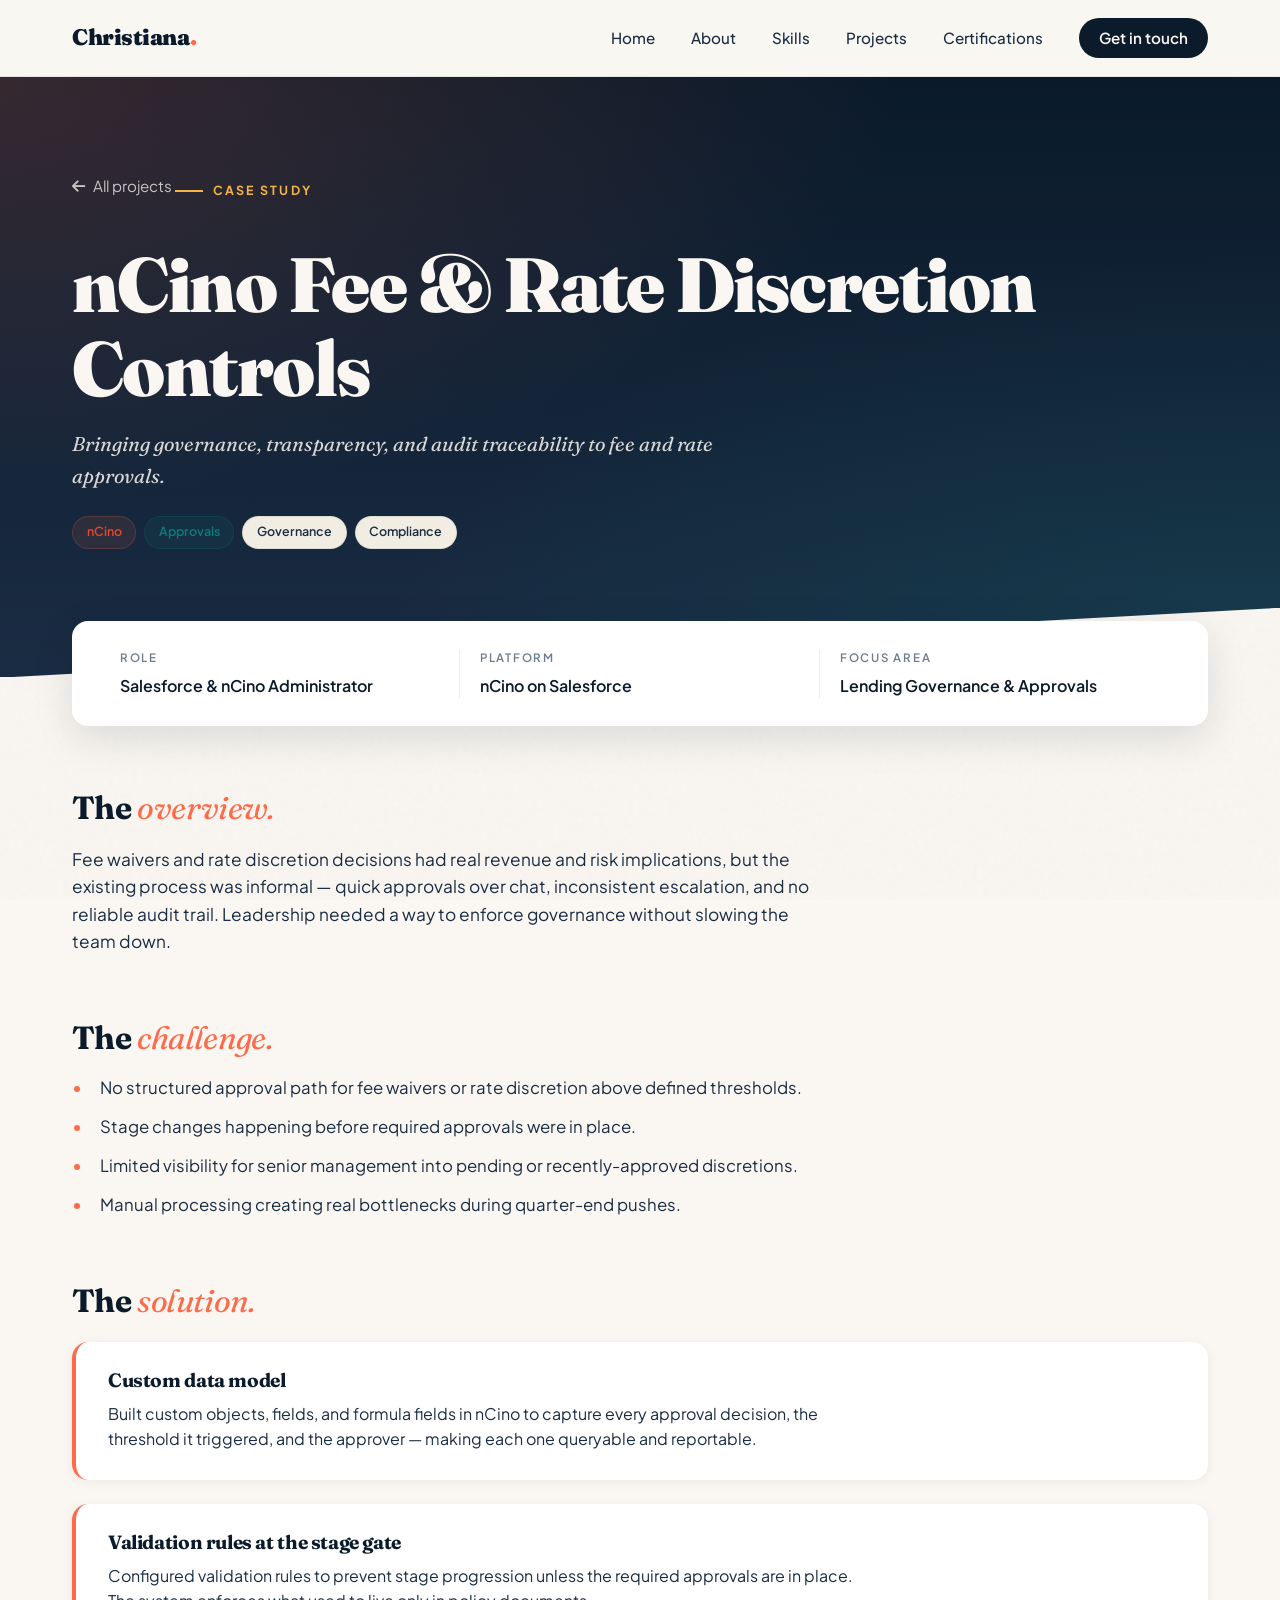
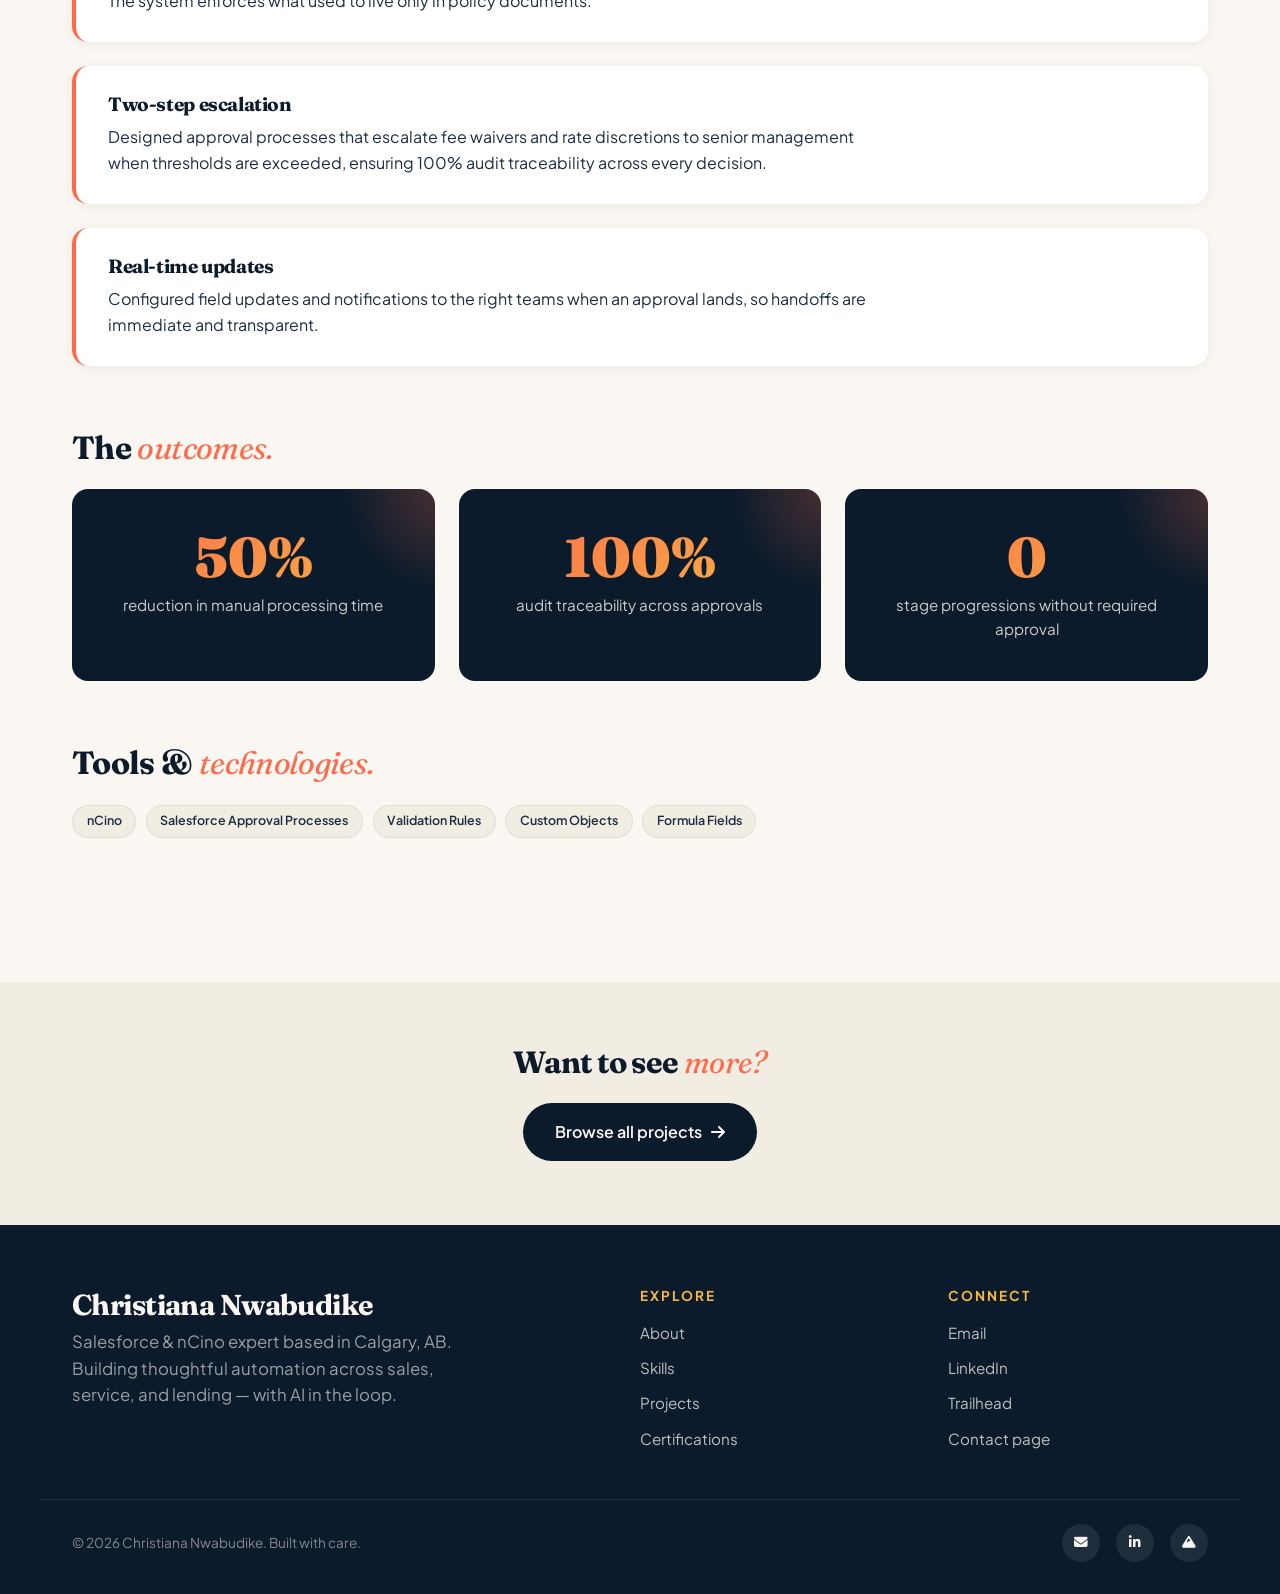
<file: discretion-controls.html>
<!DOCTYPE html>
<html lang="en">
<head>
<meta charset="UTF-8">
<meta name="viewport" content="width=device-width, initial-scale=1.0">
<title>nCino Fee & Rate Discretion Controls — Christiana Nwabudike</title>
<link rel="stylesheet" href="../styles.css">
<link rel="stylesheet" href="https://cdnjs.cloudflare.com/ajax/libs/font-awesome/6.4.0/css/all.min.css">
<style>
  .case-hero {
    background: var(--grad-hero);
    color: var(--cream);
    padding: 6rem 0 8rem;
    position: relative;
    overflow: hidden;
  }
  .case-hero::after {
    content: '';
    position: absolute;
    bottom: -1px; left: 0; right: 0;
    height: 70px;
    background: var(--cream);
    clip-path: polygon(0 100%, 100% 100%, 100% 0);
  }
  .case-hero .eyebrow { color: var(--amber); }
  .case-hero .eyebrow::before { background: var(--amber); }
  .case-hero h1 { color: var(--cream); margin: 1.25rem 0 1rem; }
  .case-hero p.subtitle {
    color: rgba(250, 247, 242, 0.85);
    font-size: 1.25rem;
    max-width: 680px;
    font-family: var(--font-display);
    font-style: italic;
    font-weight: 400;
  }
  .back-link {
    display: inline-flex;
    align-items: center;
    gap: 0.5rem;
    color: rgba(250, 247, 242, 0.75);
    font-size: 0.95rem;
    margin-bottom: 1.5rem;
    transition: gap 0.25s, color 0.2s;
  }
  .back-link:hover { gap: 0.85rem; color: var(--coral); }

  .meta-bar {
    display: grid;
    grid-template-columns: repeat(3, 1fr);
    background: white;
    border-radius: var(--radius);
    padding: 1.75rem;
    box-shadow: var(--shadow);
    margin-top: -3.5rem;
    margin-bottom: 4rem;
    position: relative;
    z-index: 3;
  }
  .meta-cell {
    padding: 0 1.25rem;
    border-right: 1px solid var(--line);
  }
  .meta-cell:last-child { border-right: none; }
  .meta-label {
    font-size: 0.72rem;
    letter-spacing: 0.15em;
    text-transform: uppercase;
    color: var(--mute);
    font-weight: 600;
    margin-bottom: 0.35rem;
  }
  .meta-value { font-weight: 600; color: var(--ink); }

  .case-content { padding: 0 0 5rem; }
  .case-section { margin-bottom: 4rem; }
  .case-section h2 { margin-bottom: 1.25rem; font-size: 2rem; }
  .case-section h2 em { color: var(--coral); font-style: italic; font-weight: 400; }
  .case-section p { font-size: 1.08rem; margin-bottom: 1rem; max-width: 760px; }
  .case-section ul { margin-left: 1.25rem; }
  .case-section ul li {
    margin-bottom: 0.75rem;
    font-size: 1.05rem;
    color: var(--ink-soft);
    padding-left: 0.5rem;
  }
  .case-section ul li::marker { color: var(--coral); }

  .solution-grid { display: grid; gap: 1.5rem; margin-top: 1.5rem; }
  .solution-step {
    background: white;
    border-left: 4px solid var(--coral);
    border-radius: var(--radius);
    padding: 1.75rem 2rem;
    box-shadow: var(--shadow-sm);
    transition: all 0.3s;
  }
  .solution-step:hover { transform: translateX(6px); box-shadow: var(--shadow); }
  .solution-step h4 { font-size: 1.2rem; margin-bottom: 0.6rem; font-family: var(--font-display); }
  .solution-step p { margin: 0; font-size: 1rem; }

  .outcomes-grid {
    display: grid;
    grid-template-columns: repeat(3, 1fr);
    gap: 1.5rem;
    margin-top: 1.5rem;
  }
  .outcome-card {
    background: var(--ink);
    color: var(--cream);
    padding: 2.5rem 1.5rem;
    border-radius: var(--radius);
    text-align: center;
    position: relative;
    overflow: hidden;
  }
  .outcome-card::before {
    content: '';
    position: absolute;
    top: -50%; right: -30%;
    width: 200px;
    height: 200px;
    background: radial-gradient(circle, rgba(255, 107, 74, 0.25), transparent 70%);
  }
  .outcome-num {
    font-family: var(--font-display);
    font-size: clamp(2.5rem, 5vw, 3.5rem);
    font-weight: 900;
    line-height: 1;
    background: var(--grad-warm);
    -webkit-background-clip: text;
    background-clip: text;
    color: transparent;
    margin-bottom: 0.5rem;
    position: relative;
  }
  .outcome-label {
    font-size: 0.95rem;
    color: rgba(250, 247, 242, 0.8);
    position: relative;
  }

  .tools-list { display: flex; flex-wrap: wrap; gap: 0.6rem; margin-top: 1.5rem; }

  .next-project {
    background: var(--cream-soft);
    padding: 4rem 0;
    text-align: center;
  }
  .next-project h3 { margin-bottom: 1.5rem; }
  .next-project h3 em { color: var(--coral); font-style: italic; font-weight: 400; }

  @media (max-width: 900px) {
    .meta-bar { grid-template-columns: 1fr; gap: 1.25rem; padding: 1.5rem; }
    .meta-cell { border-right: none; border-bottom: 1px solid var(--line); padding: 0 0 1rem; }
    .meta-cell:last-child { border-bottom: none; padding-bottom: 0; }
    .outcomes-grid { grid-template-columns: 1fr; }
  }
</style>
</head>
<body>

<nav class="nav">
  <div class="nav-inner">
    <a href="../index.html" class="nav-brand">Christiana<span>.</span></a>
    <button class="nav-toggle" aria-label="Menu">☰</button>
    <ul class="nav-links">
      <li><a href="../index.html">Home</a></li>
      <li><a href="../about.html">About</a></li>
      <li><a href="../skills.html">Skills</a></li>
      <li><a href="../projects.html">Projects</a></li>
      <li><a href="../certifications.html">Certifications</a></li>
      <li><a href="../contact.html" class="nav-cta">Get in touch</a></li>
    </ul>
  </div>
</nav>

<header class="case-hero">
  <div class="container">
    <a href="../projects.html" class="back-link"><i class="fas fa-arrow-left"></i> All projects</a>
    <span class="eyebrow">Case Study</span>
    <h1>nCino Fee &amp; Rate Discretion Controls</h1>
    <p class="subtitle">Bringing governance, transparency, and audit traceability to fee and rate approvals.</p>
    <div class="flex gap-1 mt-3" style="flex-wrap: wrap;">
      <span class="tag tag-coral">nCino</span><span class="tag tag-teal">Approvals</span><span class="tag ">Governance</span><span class="tag ">Compliance</span>
    </div>
  </div>
</header>

<section style="padding: 0;">
  <div class="container">
    <div class="meta-bar">
      <div class="meta-cell"><div class="meta-label">Role</div><div class="meta-value">Salesforce &amp; nCino Administrator</div></div>
      <div class="meta-cell"><div class="meta-label">Platform</div><div class="meta-value">nCino on Salesforce</div></div>
      <div class="meta-cell"><div class="meta-label">Focus area</div><div class="meta-value">Lending Governance &amp; Approvals</div></div>
    </div>
  </div>
</section>

<section class="case-content">
  <div class="container">

    <div class="case-section">
      <h2>The <em>overview.</em></h2>
      <p>Fee waivers and rate discretion decisions had real revenue and risk implications, but the existing process was informal — quick approvals over chat, inconsistent escalation, and no reliable audit trail. Leadership needed a way to enforce governance without slowing the team down.</p>
    </div>

    <div class="case-section">
      <h2>The <em>challenge.</em></h2>
      <ul><li>No structured approval path for fee waivers or rate discretion above defined thresholds.</li><li>Stage changes happening before required approvals were in place.</li><li>Limited visibility for senior management into pending or recently-approved discretions.</li><li>Manual processing creating real bottlenecks during quarter-end pushes.</li></ul>
    </div>

    <div class="case-section">
      <h2>The <em>solution.</em></h2>
      <div class="solution-grid"><div class="solution-step"><h4>Custom data model</h4><p>Built custom objects, fields, and formula fields in nCino to capture every approval decision, the threshold it triggered, and the approver — making each one queryable and reportable.</p></div><div class="solution-step"><h4>Validation rules at the stage gate</h4><p>Configured validation rules to prevent stage progression unless the required approvals are in place. The system enforces what used to live only in policy documents.</p></div><div class="solution-step"><h4>Two-step escalation</h4><p>Designed approval processes that escalate fee waivers and rate discretions to senior management when thresholds are exceeded, ensuring 100% audit traceability across every decision.</p></div><div class="solution-step"><h4>Real-time updates</h4><p>Configured field updates and notifications to the right teams when an approval lands, so handoffs are immediate and transparent.</p></div></div>
    </div>

    <div class="case-section">
      <h2>The <em>outcomes.</em></h2>
      <div class="outcomes-grid"><div class="outcome-card"><div class="outcome-num">50%</div><div class="outcome-label">reduction in manual processing time</div></div><div class="outcome-card"><div class="outcome-num">100%</div><div class="outcome-label">audit traceability across approvals</div></div><div class="outcome-card"><div class="outcome-num">0</div><div class="outcome-label">stage progressions without required approval</div></div></div>
    </div>

    <div class="case-section">
      <h2>Tools &amp; <em>technologies.</em></h2>
      <div class="tools-list"><span class="tag">nCino</span><span class="tag">Salesforce Approval Processes</span><span class="tag">Validation Rules</span><span class="tag">Custom Objects</span><span class="tag">Formula Fields</span></div>
    </div>

  </div>
</section>

<section class="next-project">
  <div class="container">
    <h3>Want to see <em>more?</em></h3>
    <a href="../projects.html" class="btn btn-primary">Browse all projects <i class="fas fa-arrow-right"></i></a>
  </div>
</section>

<footer class="footer">
  <div class="footer-inner">
    <div class="footer-brand">
      <h3>Christiana Nwabudike</h3>
      <p>Salesforce &amp; nCino expert based in Calgary, AB. Building thoughtful automation across sales, service, and lending — with AI in the loop.</p>
    </div>
    <div>
      <h4>Explore</h4>
      <ul class="footer-links">
        <li><a href="../about.html">About</a></li>
        <li><a href="../skills.html">Skills</a></li>
        <li><a href="../projects.html">Projects</a></li>
        <li><a href="../certifications.html">Certifications</a></li>
      </ul>
    </div>
    <div>
      <h4>Connect</h4>
      <ul class="footer-links">
        <li><a href="mailto:cristiana.nwabudike@gmail.com">Email</a></li>
        <li><a href="https://www.linkedin.com/in/christiana-nwabudike" target="_blank">LinkedIn</a></li>
        <li><a href="https://www.salesforce.com/trailblazer/cnwabudike202" target="_blank">Trailhead</a></li>
        <li><a href="../contact.html">Contact page</a></li>
      </ul>
    </div>
  </div>
  <div class="footer-bottom">
    <span>© 2026 Christiana Nwabudike. Built with care.</span>
    <div class="footer-socials">
      <a href="mailto:cristiana.nwabudike@gmail.com" aria-label="Email"><i class="fas fa-envelope"></i></a>
      <a href="https://www.linkedin.com/in/christiana-nwabudike" target="_blank" aria-label="LinkedIn"><i class="fab fa-linkedin-in"></i></a>
      <a href="https://www.salesforce.com/trailblazer/cnwabudike202" target="_blank" aria-label="Trailhead"><i class="fas fa-mountain"></i></a>
    </div>
  </div>
</footer>

<script src="../script.js"></script>
<!-- GoatCounter analytics -->
<script data-goatcounter="https://cnwabudike.goatcounter.com/count"
        async src="//gc.zgo.at/count.js"></script>
</body>
</html>
</file>
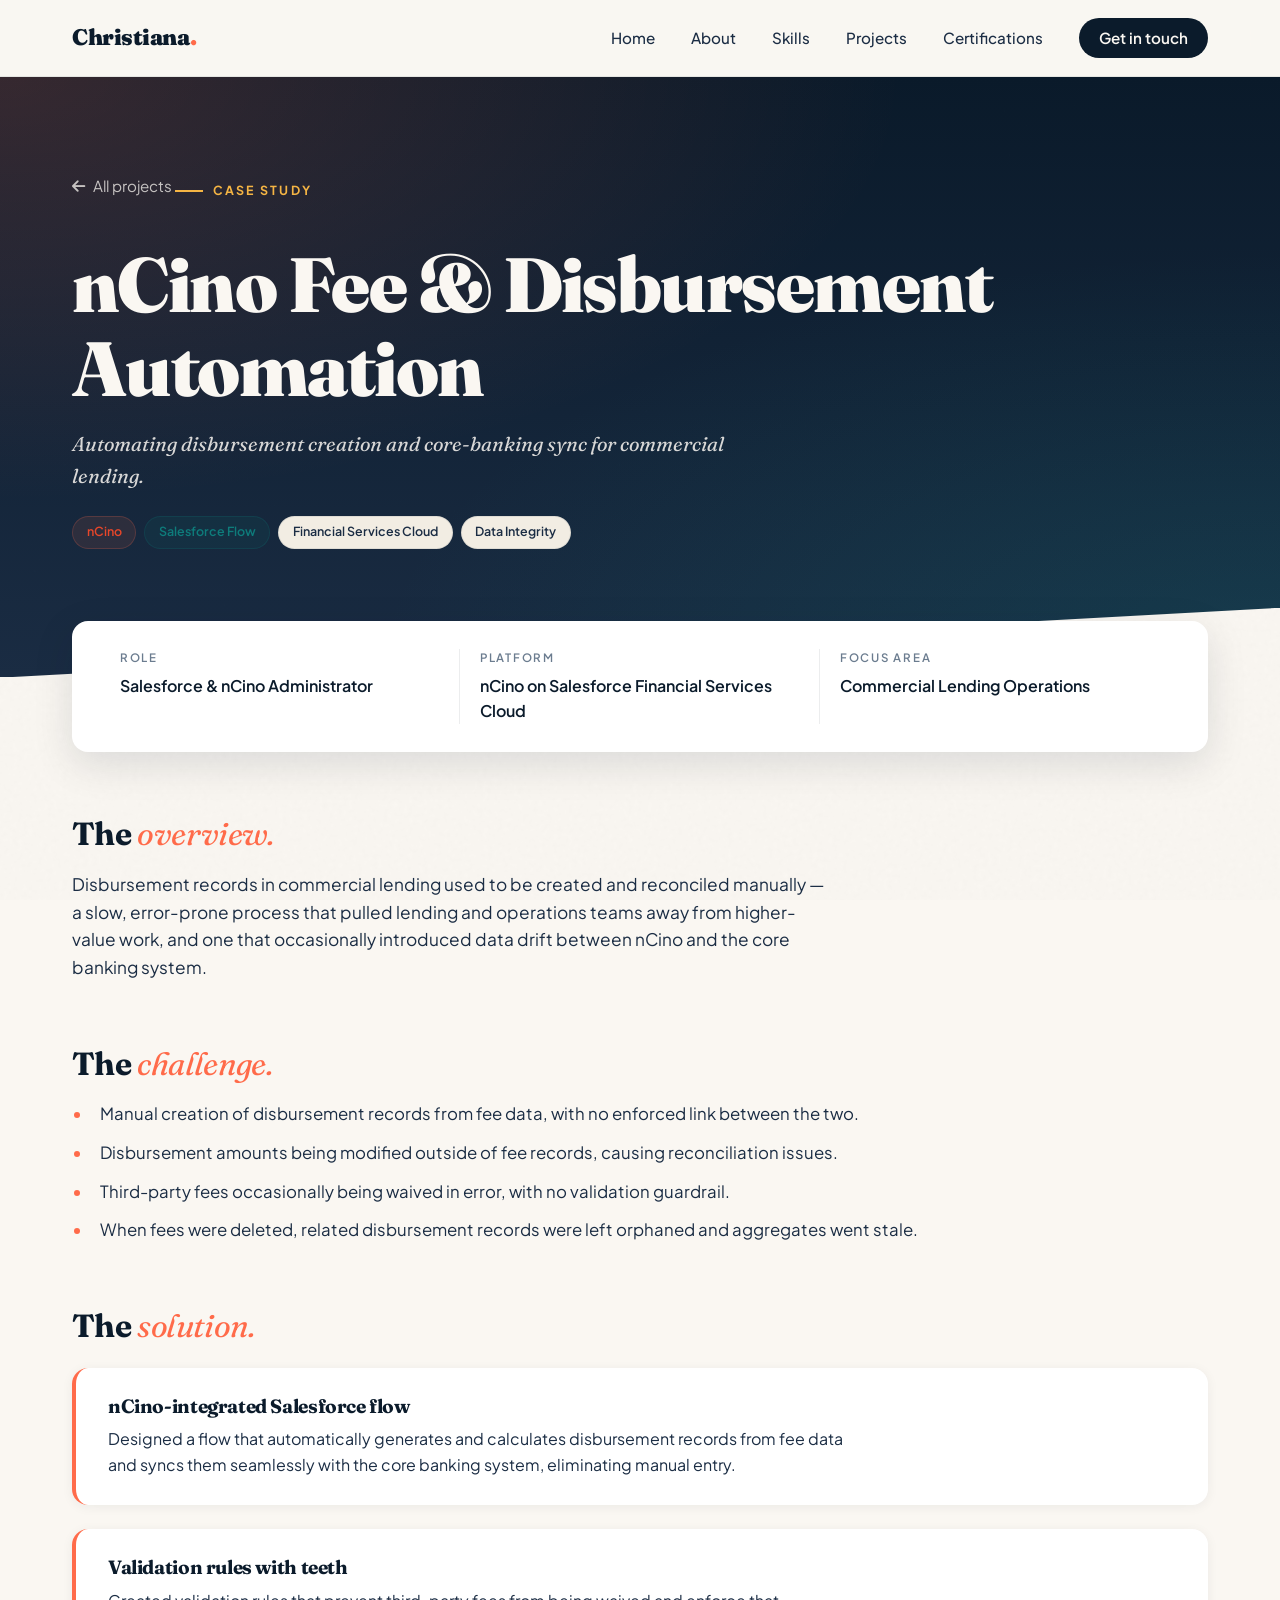
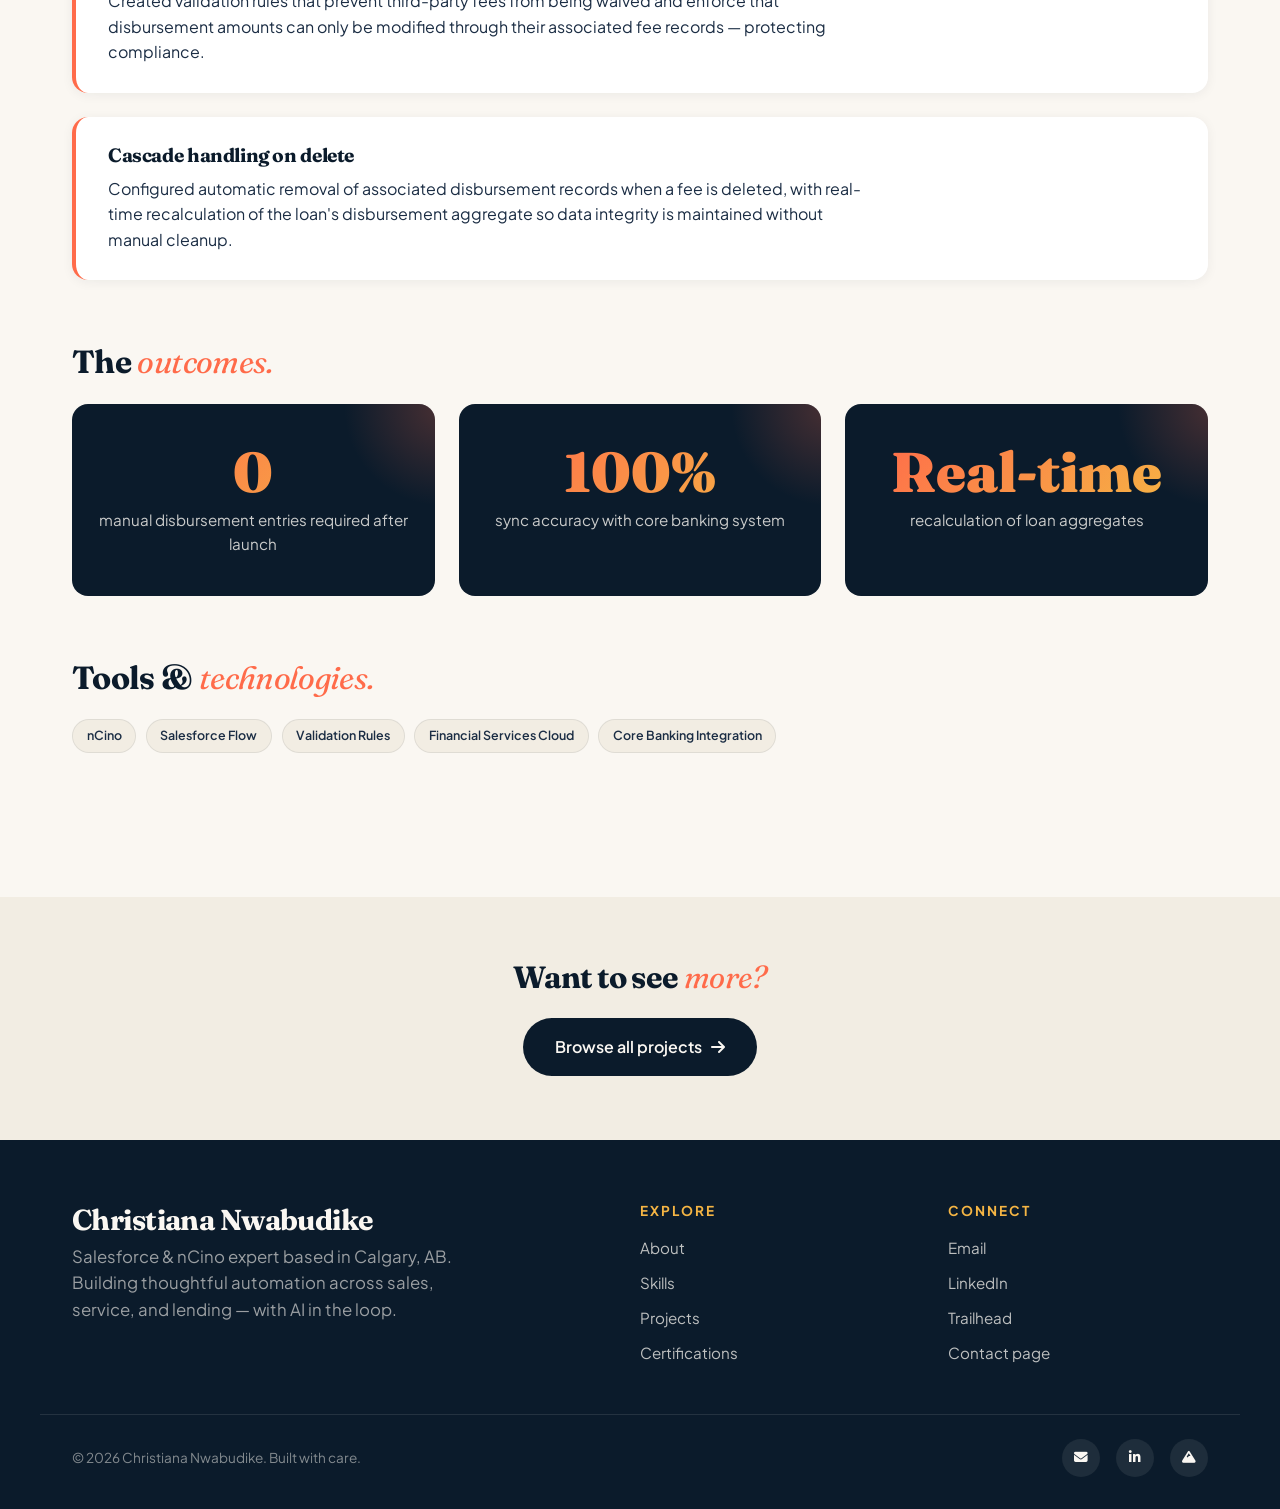
<file: fee-disbursement.html>
<!DOCTYPE html>
<html lang="en">
<head>
<meta charset="UTF-8">
<meta name="viewport" content="width=device-width, initial-scale=1.0">
<title>nCino Fee & Disbursement Automation — Christiana Nwabudike</title>
<link rel="stylesheet" href="../styles.css">
<link rel="stylesheet" href="https://cdnjs.cloudflare.com/ajax/libs/font-awesome/6.4.0/css/all.min.css">
<style>
  .case-hero {
    background: var(--grad-hero);
    color: var(--cream);
    padding: 6rem 0 8rem;
    position: relative;
    overflow: hidden;
  }
  .case-hero::after {
    content: '';
    position: absolute;
    bottom: -1px; left: 0; right: 0;
    height: 70px;
    background: var(--cream);
    clip-path: polygon(0 100%, 100% 100%, 100% 0);
  }
  .case-hero .eyebrow { color: var(--amber); }
  .case-hero .eyebrow::before { background: var(--amber); }
  .case-hero h1 { color: var(--cream); margin: 1.25rem 0 1rem; }
  .case-hero p.subtitle {
    color: rgba(250, 247, 242, 0.85);
    font-size: 1.25rem;
    max-width: 680px;
    font-family: var(--font-display);
    font-style: italic;
    font-weight: 400;
  }
  .back-link {
    display: inline-flex;
    align-items: center;
    gap: 0.5rem;
    color: rgba(250, 247, 242, 0.75);
    font-size: 0.95rem;
    margin-bottom: 1.5rem;
    transition: gap 0.25s, color 0.2s;
  }
  .back-link:hover { gap: 0.85rem; color: var(--coral); }

  .meta-bar {
    display: grid;
    grid-template-columns: repeat(3, 1fr);
    background: white;
    border-radius: var(--radius);
    padding: 1.75rem;
    box-shadow: var(--shadow);
    margin-top: -3.5rem;
    margin-bottom: 4rem;
    position: relative;
    z-index: 3;
  }
  .meta-cell {
    padding: 0 1.25rem;
    border-right: 1px solid var(--line);
  }
  .meta-cell:last-child { border-right: none; }
  .meta-label {
    font-size: 0.72rem;
    letter-spacing: 0.15em;
    text-transform: uppercase;
    color: var(--mute);
    font-weight: 600;
    margin-bottom: 0.35rem;
  }
  .meta-value { font-weight: 600; color: var(--ink); }

  .case-content { padding: 0 0 5rem; }
  .case-section { margin-bottom: 4rem; }
  .case-section h2 { margin-bottom: 1.25rem; font-size: 2rem; }
  .case-section h2 em { color: var(--coral); font-style: italic; font-weight: 400; }
  .case-section p { font-size: 1.08rem; margin-bottom: 1rem; max-width: 760px; }
  .case-section ul { margin-left: 1.25rem; }
  .case-section ul li {
    margin-bottom: 0.75rem;
    font-size: 1.05rem;
    color: var(--ink-soft);
    padding-left: 0.5rem;
  }
  .case-section ul li::marker { color: var(--coral); }

  .solution-grid { display: grid; gap: 1.5rem; margin-top: 1.5rem; }
  .solution-step {
    background: white;
    border-left: 4px solid var(--coral);
    border-radius: var(--radius);
    padding: 1.75rem 2rem;
    box-shadow: var(--shadow-sm);
    transition: all 0.3s;
  }
  .solution-step:hover { transform: translateX(6px); box-shadow: var(--shadow); }
  .solution-step h4 { font-size: 1.2rem; margin-bottom: 0.6rem; font-family: var(--font-display); }
  .solution-step p { margin: 0; font-size: 1rem; }

  .outcomes-grid {
    display: grid;
    grid-template-columns: repeat(3, 1fr);
    gap: 1.5rem;
    margin-top: 1.5rem;
  }
  .outcome-card {
    background: var(--ink);
    color: var(--cream);
    padding: 2.5rem 1.5rem;
    border-radius: var(--radius);
    text-align: center;
    position: relative;
    overflow: hidden;
  }
  .outcome-card::before {
    content: '';
    position: absolute;
    top: -50%; right: -30%;
    width: 200px;
    height: 200px;
    background: radial-gradient(circle, rgba(255, 107, 74, 0.25), transparent 70%);
  }
  .outcome-num {
    font-family: var(--font-display);
    font-size: clamp(2.5rem, 5vw, 3.5rem);
    font-weight: 900;
    line-height: 1;
    background: var(--grad-warm);
    -webkit-background-clip: text;
    background-clip: text;
    color: transparent;
    margin-bottom: 0.5rem;
    position: relative;
  }
  .outcome-label {
    font-size: 0.95rem;
    color: rgba(250, 247, 242, 0.8);
    position: relative;
  }

  .tools-list { display: flex; flex-wrap: wrap; gap: 0.6rem; margin-top: 1.5rem; }

  .next-project {
    background: var(--cream-soft);
    padding: 4rem 0;
    text-align: center;
  }
  .next-project h3 { margin-bottom: 1.5rem; }
  .next-project h3 em { color: var(--coral); font-style: italic; font-weight: 400; }

  @media (max-width: 900px) {
    .meta-bar { grid-template-columns: 1fr; gap: 1.25rem; padding: 1.5rem; }
    .meta-cell { border-right: none; border-bottom: 1px solid var(--line); padding: 0 0 1rem; }
    .meta-cell:last-child { border-bottom: none; padding-bottom: 0; }
    .outcomes-grid { grid-template-columns: 1fr; }
  }
</style>
</head>
<body>

<nav class="nav">
  <div class="nav-inner">
    <a href="../index.html" class="nav-brand">Christiana<span>.</span></a>
    <button class="nav-toggle" aria-label="Menu">☰</button>
    <ul class="nav-links">
      <li><a href="../index.html">Home</a></li>
      <li><a href="../about.html">About</a></li>
      <li><a href="../skills.html">Skills</a></li>
      <li><a href="../projects.html">Projects</a></li>
      <li><a href="../certifications.html">Certifications</a></li>
      <li><a href="../contact.html" class="nav-cta">Get in touch</a></li>
    </ul>
  </div>
</nav>

<header class="case-hero">
  <div class="container">
    <a href="../projects.html" class="back-link"><i class="fas fa-arrow-left"></i> All projects</a>
    <span class="eyebrow">Case Study</span>
    <h1>nCino Fee &amp; Disbursement Automation</h1>
    <p class="subtitle">Automating disbursement creation and core-banking sync for commercial lending.</p>
    <div class="flex gap-1 mt-3" style="flex-wrap: wrap;">
      <span class="tag tag-coral">nCino</span><span class="tag tag-teal">Salesforce Flow</span><span class="tag ">Financial Services Cloud</span><span class="tag ">Data Integrity</span>
    </div>
  </div>
</header>

<section style="padding: 0;">
  <div class="container">
    <div class="meta-bar">
      <div class="meta-cell"><div class="meta-label">Role</div><div class="meta-value">Salesforce &amp; nCino Administrator</div></div>
      <div class="meta-cell"><div class="meta-label">Platform</div><div class="meta-value">nCino on Salesforce Financial Services Cloud</div></div>
      <div class="meta-cell"><div class="meta-label">Focus area</div><div class="meta-value">Commercial Lending Operations</div></div>
    </div>
  </div>
</section>

<section class="case-content">
  <div class="container">

    <div class="case-section">
      <h2>The <em>overview.</em></h2>
      <p>Disbursement records in commercial lending used to be created and reconciled manually — a slow, error-prone process that pulled lending and operations teams away from higher-value work, and one that occasionally introduced data drift between nCino and the core banking system.</p>
    </div>

    <div class="case-section">
      <h2>The <em>challenge.</em></h2>
      <ul><li>Manual creation of disbursement records from fee data, with no enforced link between the two.</li><li>Disbursement amounts being modified outside of fee records, causing reconciliation issues.</li><li>Third-party fees occasionally being waived in error, with no validation guardrail.</li><li>When fees were deleted, related disbursement records were left orphaned and aggregates went stale.</li></ul>
    </div>

    <div class="case-section">
      <h2>The <em>solution.</em></h2>
      <div class="solution-grid"><div class="solution-step"><h4>nCino-integrated Salesforce flow</h4><p>Designed a flow that automatically generates and calculates disbursement records from fee data and syncs them seamlessly with the core banking system, eliminating manual entry.</p></div><div class="solution-step"><h4>Validation rules with teeth</h4><p>Created validation rules that prevent third-party fees from being waived and enforce that disbursement amounts can only be modified through their associated fee records — protecting compliance.</p></div><div class="solution-step"><h4>Cascade handling on delete</h4><p>Configured automatic removal of associated disbursement records when a fee is deleted, with real-time recalculation of the loan's disbursement aggregate so data integrity is maintained without manual cleanup.</p></div></div>
    </div>

    <div class="case-section">
      <h2>The <em>outcomes.</em></h2>
      <div class="outcomes-grid"><div class="outcome-card"><div class="outcome-num">0</div><div class="outcome-label">manual disbursement entries required after launch</div></div><div class="outcome-card"><div class="outcome-num">100%</div><div class="outcome-label">sync accuracy with core banking system</div></div><div class="outcome-card"><div class="outcome-num">Real-time</div><div class="outcome-label">recalculation of loan aggregates</div></div></div>
    </div>

    <div class="case-section">
      <h2>Tools &amp; <em>technologies.</em></h2>
      <div class="tools-list"><span class="tag">nCino</span><span class="tag">Salesforce Flow</span><span class="tag">Validation Rules</span><span class="tag">Financial Services Cloud</span><span class="tag">Core Banking Integration</span></div>
    </div>

  </div>
</section>

<section class="next-project">
  <div class="container">
    <h3>Want to see <em>more?</em></h3>
    <a href="../projects.html" class="btn btn-primary">Browse all projects <i class="fas fa-arrow-right"></i></a>
  </div>
</section>

<footer class="footer">
  <div class="footer-inner">
    <div class="footer-brand">
      <h3>Christiana Nwabudike</h3>
      <p>Salesforce &amp; nCino expert based in Calgary, AB. Building thoughtful automation across sales, service, and lending — with AI in the loop.</p>
    </div>
    <div>
      <h4>Explore</h4>
      <ul class="footer-links">
        <li><a href="../about.html">About</a></li>
        <li><a href="../skills.html">Skills</a></li>
        <li><a href="../projects.html">Projects</a></li>
        <li><a href="../certifications.html">Certifications</a></li>
      </ul>
    </div>
    <div>
      <h4>Connect</h4>
      <ul class="footer-links">
        <li><a href="mailto:cristiana.nwabudike@gmail.com">Email</a></li>
        <li><a href="https://www.linkedin.com/in/christiana-nwabudike" target="_blank">LinkedIn</a></li>
        <li><a href="https://www.salesforce.com/trailblazer/cnwabudike202" target="_blank">Trailhead</a></li>
        <li><a href="../contact.html">Contact page</a></li>
      </ul>
    </div>
  </div>
  <div class="footer-bottom">
    <span>© 2026 Christiana Nwabudike. Built with care.</span>
    <div class="footer-socials">
      <a href="mailto:cristiana.nwabudike@gmail.com" aria-label="Email"><i class="fas fa-envelope"></i></a>
      <a href="https://www.linkedin.com/in/christiana-nwabudike" target="_blank" aria-label="LinkedIn"><i class="fab fa-linkedin-in"></i></a>
      <a href="https://www.salesforce.com/trailblazer/cnwabudike202" target="_blank" aria-label="Trailhead"><i class="fas fa-mountain"></i></a>
    </div>
  </div>
</footer>

<script src="../script.js"></script>
<!-- GoatCounter analytics -->
<script data-goatcounter="https://cnwabudike.goatcounter.com/count"
        async src="//gc.zgo.at/count.js"></script>
</body>
</html>
</file>
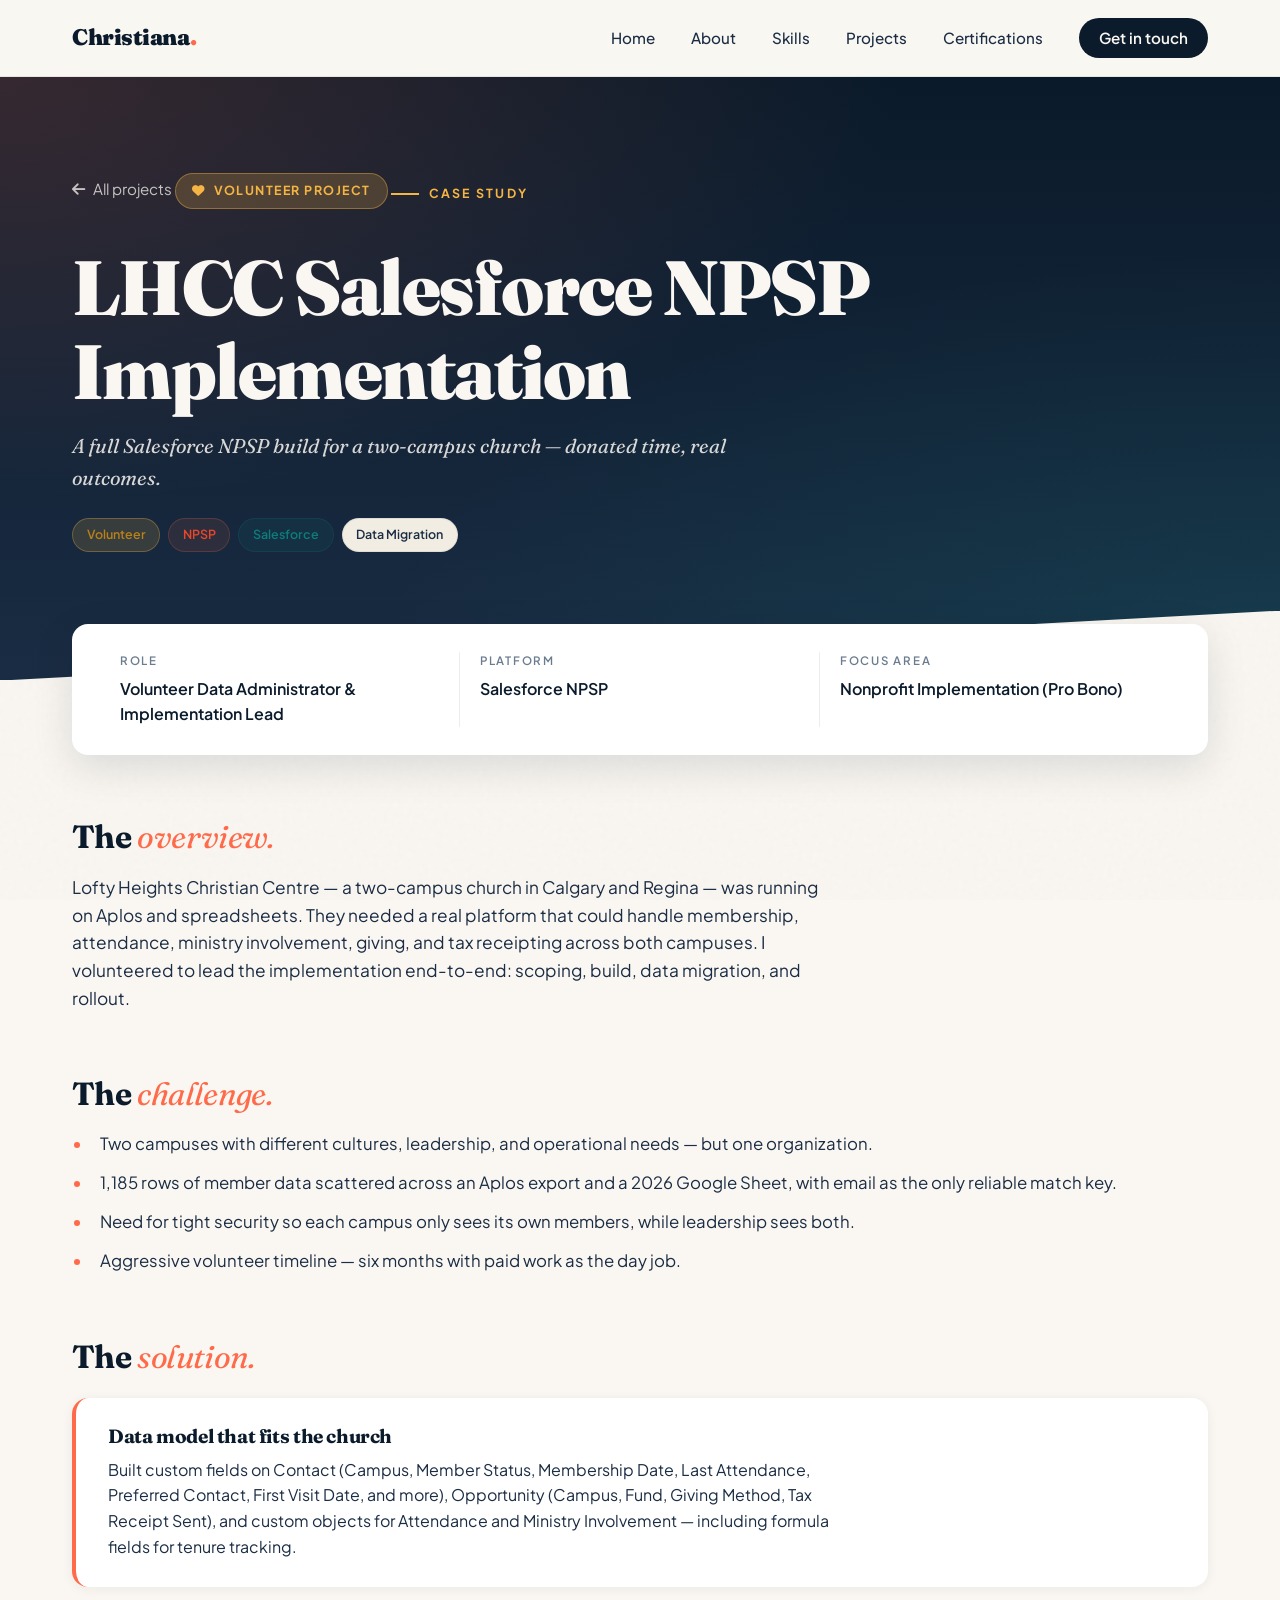
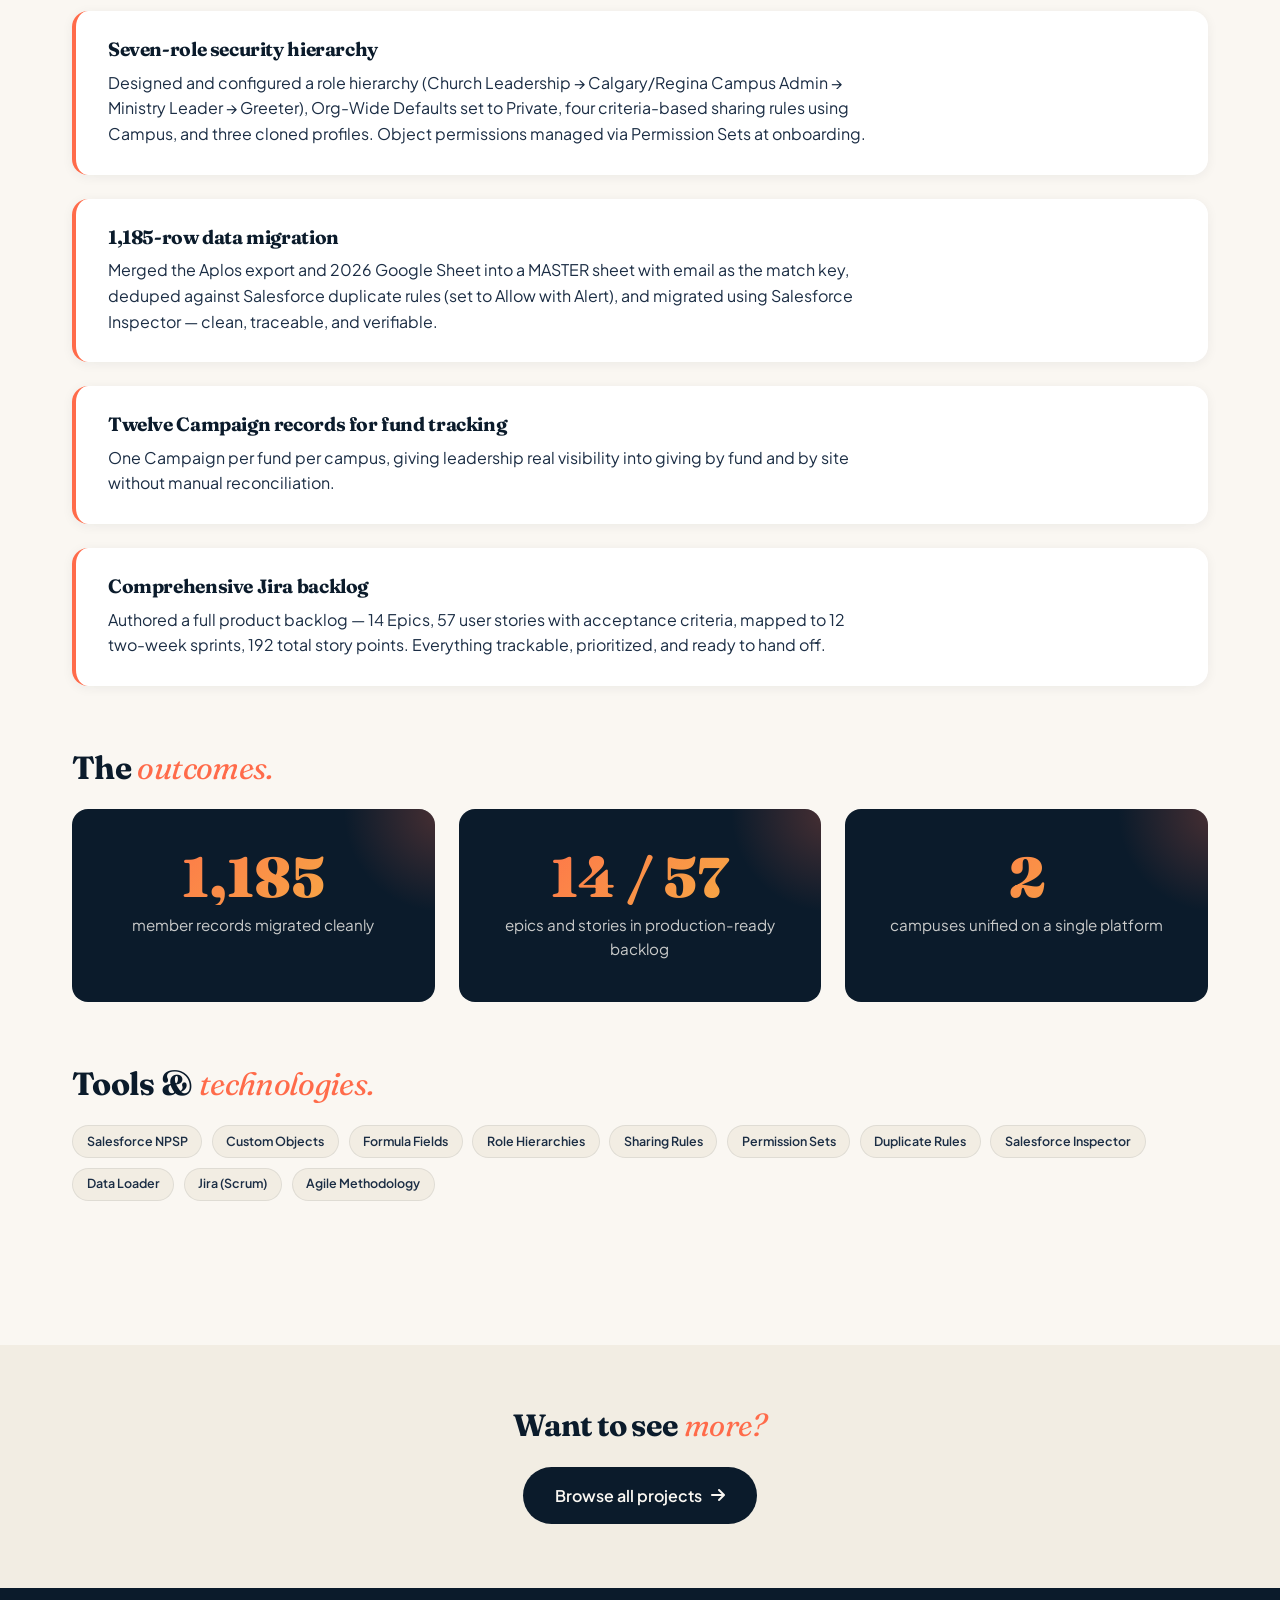
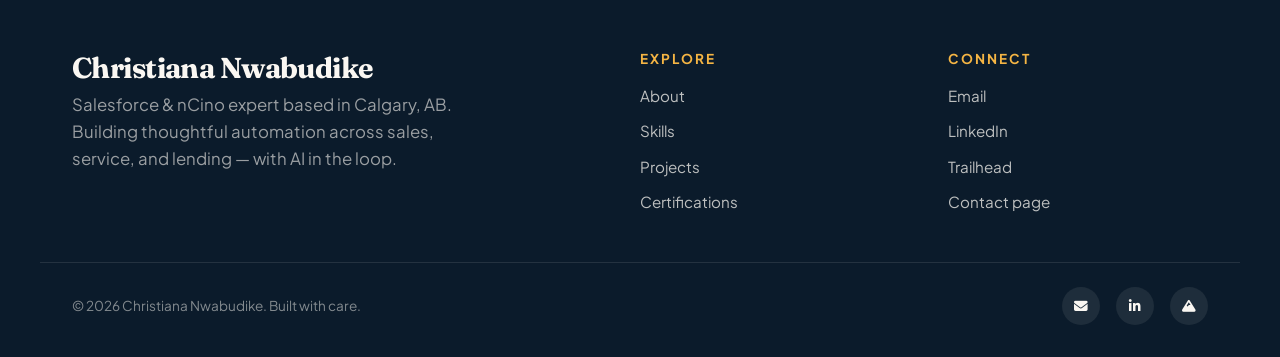
<file: lhcc-npsp.html>
<!DOCTYPE html>
<html lang="en">
<head>
<meta charset="UTF-8">
<meta name="viewport" content="width=device-width, initial-scale=1.0">
<title>LHCC Salesforce NPSP Implementation — Christiana Nwabudike</title>
<link rel="stylesheet" href="../styles.css">
<link rel="stylesheet" href="https://cdnjs.cloudflare.com/ajax/libs/font-awesome/6.4.0/css/all.min.css">
<style>
  .case-hero {
    background: var(--grad-hero);
    color: var(--cream);
    padding: 6rem 0 8rem;
    position: relative;
    overflow: hidden;
  }
  .case-hero::after {
    content: '';
    position: absolute;
    bottom: -1px; left: 0; right: 0;
    height: 70px;
    background: var(--cream);
    clip-path: polygon(0 100%, 100% 100%, 100% 0);
  }
  .case-hero .eyebrow { color: var(--amber); }
  .case-hero .eyebrow::before { background: var(--amber); }
  .case-hero h1 { color: var(--cream); margin: 1.25rem 0 1rem; }
  .case-hero p.subtitle {
    color: rgba(250, 247, 242, 0.85);
    font-size: 1.25rem;
    max-width: 680px;
    font-family: var(--font-display);
    font-style: italic;
    font-weight: 400;
  }
  .back-link {
    display: inline-flex;
    align-items: center;
    gap: 0.5rem;
    color: rgba(250, 247, 242, 0.75);
    font-size: 0.95rem;
    margin-bottom: 1.5rem;
    transition: gap 0.25s, color 0.2s;
  }
  .back-link:hover { gap: 0.85rem; color: var(--coral); }

  .meta-bar {
    display: grid;
    grid-template-columns: repeat(3, 1fr);
    background: white;
    border-radius: var(--radius);
    padding: 1.75rem;
    box-shadow: var(--shadow);
    margin-top: -3.5rem;
    margin-bottom: 4rem;
    position: relative;
    z-index: 3;
  }
  .meta-cell {
    padding: 0 1.25rem;
    border-right: 1px solid var(--line);
  }
  .meta-cell:last-child { border-right: none; }
  .meta-label {
    font-size: 0.72rem;
    letter-spacing: 0.15em;
    text-transform: uppercase;
    color: var(--mute);
    font-weight: 600;
    margin-bottom: 0.35rem;
  }
  .meta-value { font-weight: 600; color: var(--ink); }

  .case-content { padding: 0 0 5rem; }
  .case-section { margin-bottom: 4rem; }
  .case-section h2 { margin-bottom: 1.25rem; font-size: 2rem; }
  .case-section h2 em { color: var(--coral); font-style: italic; font-weight: 400; }
  .case-section p { font-size: 1.08rem; margin-bottom: 1rem; max-width: 760px; }
  .case-section ul { margin-left: 1.25rem; }
  .case-section ul li {
    margin-bottom: 0.75rem;
    font-size: 1.05rem;
    color: var(--ink-soft);
    padding-left: 0.5rem;
  }
  .case-section ul li::marker { color: var(--coral); }

  .solution-grid { display: grid; gap: 1.5rem; margin-top: 1.5rem; }
  .solution-step {
    background: white;
    border-left: 4px solid var(--coral);
    border-radius: var(--radius);
    padding: 1.75rem 2rem;
    box-shadow: var(--shadow-sm);
    transition: all 0.3s;
  }
  .solution-step:hover { transform: translateX(6px); box-shadow: var(--shadow); }
  .solution-step h4 { font-size: 1.2rem; margin-bottom: 0.6rem; font-family: var(--font-display); }
  .solution-step p { margin: 0; font-size: 1rem; }

  .outcomes-grid {
    display: grid;
    grid-template-columns: repeat(3, 1fr);
    gap: 1.5rem;
    margin-top: 1.5rem;
  }
  .outcome-card {
    background: var(--ink);
    color: var(--cream);
    padding: 2.5rem 1.5rem;
    border-radius: var(--radius);
    text-align: center;
    position: relative;
    overflow: hidden;
  }
  .outcome-card::before {
    content: '';
    position: absolute;
    top: -50%; right: -30%;
    width: 200px;
    height: 200px;
    background: radial-gradient(circle, rgba(255, 107, 74, 0.25), transparent 70%);
  }
  .outcome-num {
    font-family: var(--font-display);
    font-size: clamp(2.5rem, 5vw, 3.5rem);
    font-weight: 900;
    line-height: 1;
    background: var(--grad-warm);
    -webkit-background-clip: text;
    background-clip: text;
    color: transparent;
    margin-bottom: 0.5rem;
    position: relative;
  }
  .outcome-label {
    font-size: 0.95rem;
    color: rgba(250, 247, 242, 0.8);
    position: relative;
  }

  .tools-list { display: flex; flex-wrap: wrap; gap: 0.6rem; margin-top: 1.5rem; }

  .next-project {
    background: var(--cream-soft);
    padding: 4rem 0;
    text-align: center;
  }
  .next-project h3 { margin-bottom: 1.5rem; }
  .next-project h3 em { color: var(--coral); font-style: italic; font-weight: 400; }

  @media (max-width: 900px) {
    .meta-bar { grid-template-columns: 1fr; gap: 1.25rem; padding: 1.5rem; }
    .meta-cell { border-right: none; border-bottom: 1px solid var(--line); padding: 0 0 1rem; }
    .meta-cell:last-child { border-bottom: none; padding-bottom: 0; }
    .outcomes-grid { grid-template-columns: 1fr; }
  }
</style>
<style>
  .volunteer-banner {
    display: inline-flex;
    align-items: center;
    gap: 0.5rem;
    background: rgba(245, 181, 68, 0.2);
    color: var(--amber);
    padding: 0.45rem 1rem;
    border-radius: 999px;
    font-size: 0.78rem;
    font-weight: 700;
    letter-spacing: 0.12em;
    text-transform: uppercase;
    border: 1px solid rgba(245, 181, 68, 0.4);
    margin-bottom: 1rem;
  }
  .ai-banner {
    background: rgba(255, 107, 74, 0.2);
    color: var(--coral);
    border-color: rgba(255, 107, 74, 0.4);
  }
  code {
    background: rgba(255, 107, 74, 0.12);
    color: var(--coral-deep);
    padding: 0.1rem 0.4rem;
    border-radius: 4px;
    font-size: 0.9em;
    font-family: ui-monospace, "SF Mono", Menlo, monospace;
  }
</style>
</head>
<body>

<nav class="nav">
  <div class="nav-inner">
    <a href="../index.html" class="nav-brand">Christiana<span>.</span></a>
    <button class="nav-toggle" aria-label="Menu">☰</button>
    <ul class="nav-links">
      <li><a href="../index.html">Home</a></li>
      <li><a href="../about.html">About</a></li>
      <li><a href="../skills.html">Skills</a></li>
      <li><a href="../projects.html">Projects</a></li>
      <li><a href="../certifications.html">Certifications</a></li>
      <li><a href="../contact.html" class="nav-cta">Get in touch</a></li>
    </ul>
  </div>
</nav>

<header class="case-hero">
  <div class="container">
    <a href="../projects.html" class="back-link"><i class="fas fa-arrow-left"></i> All projects</a>
    <div class="volunteer-banner"><i class="fas fa-heart"></i> Volunteer Project</div>
    <span class="eyebrow">Case Study</span>
    <h1>LHCC Salesforce NPSP Implementation</h1>
    <p class="subtitle">A full Salesforce NPSP build for a two-campus church — donated time, real outcomes.</p>
    <div class="flex gap-1 mt-3" style="flex-wrap: wrap;">
      <span class="tag tag-amber">Volunteer</span><span class="tag tag-coral">NPSP</span><span class="tag tag-teal">Salesforce</span><span class="tag ">Data Migration</span>
    </div>
  </div>
</header>

<section style="padding: 0;">
  <div class="container">
    <div class="meta-bar">
      <div class="meta-cell"><div class="meta-label">Role</div><div class="meta-value">Volunteer Data Administrator &amp; Implementation Lead</div></div>
      <div class="meta-cell"><div class="meta-label">Platform</div><div class="meta-value">Salesforce NPSP</div></div>
      <div class="meta-cell"><div class="meta-label">Focus area</div><div class="meta-value">Nonprofit Implementation (Pro Bono)</div></div>
    </div>
  </div>
</section>

<section class="case-content">
  <div class="container">

    <div class="case-section">
      <h2>The <em>overview.</em></h2>
      <p>Lofty Heights Christian Centre — a two-campus church in Calgary and Regina — was running on Aplos and spreadsheets. They needed a real platform that could handle membership, attendance, ministry involvement, giving, and tax receipting across both campuses. I volunteered to lead the implementation end-to-end: scoping, build, data migration, and rollout.</p>
    </div>

    <div class="case-section">
      <h2>The <em>challenge.</em></h2>
      <ul><li>Two campuses with different cultures, leadership, and operational needs — but one organization.</li><li>1,185 rows of member data scattered across an Aplos export and a 2026 Google Sheet, with email as the only reliable match key.</li><li>Need for tight security so each campus only sees its own members, while leadership sees both.</li><li>Aggressive volunteer timeline — six months with paid work as the day job.</li></ul>
    </div>

    <div class="case-section">
      <h2>The <em>solution.</em></h2>
      <div class="solution-grid"><div class="solution-step"><h4>Data model that fits the church</h4><p>Built custom fields on Contact (Campus, Member Status, Membership Date, Last Attendance, Preferred Contact, First Visit Date, and more), Opportunity (Campus, Fund, Giving Method, Tax Receipt Sent), and custom objects for Attendance and Ministry Involvement — including formula fields for tenure tracking.</p></div><div class="solution-step"><h4>Seven-role security hierarchy</h4><p>Designed and configured a role hierarchy (Church Leadership → Calgary/Regina Campus Admin → Ministry Leader → Greeter), Org-Wide Defaults set to Private, four criteria-based sharing rules using Campus, and three cloned profiles. Object permissions managed via Permission Sets at onboarding.</p></div><div class="solution-step"><h4>1,185-row data migration</h4><p>Merged the Aplos export and 2026 Google Sheet into a MASTER sheet with email as the match key, deduped against Salesforce duplicate rules (set to Allow with Alert), and migrated using Salesforce Inspector — clean, traceable, and verifiable.</p></div><div class="solution-step"><h4>Twelve Campaign records for fund tracking</h4><p>One Campaign per fund per campus, giving leadership real visibility into giving by fund and by site without manual reconciliation.</p></div><div class="solution-step"><h4>Comprehensive Jira backlog</h4><p>Authored a full product backlog — 14 Epics, 57 user stories with acceptance criteria, mapped to 12 two-week sprints, 192 total story points. Everything trackable, prioritized, and ready to hand off.</p></div></div>
    </div>

    <div class="case-section">
      <h2>The <em>outcomes.</em></h2>
      <div class="outcomes-grid"><div class="outcome-card"><div class="outcome-num">1,185</div><div class="outcome-label">member records migrated cleanly</div></div><div class="outcome-card"><div class="outcome-num">14 / 57</div><div class="outcome-label">epics and stories in production-ready backlog</div></div><div class="outcome-card"><div class="outcome-num">2</div><div class="outcome-label">campuses unified on a single platform</div></div></div>
    </div>

    <div class="case-section">
      <h2>Tools &amp; <em>technologies.</em></h2>
      <div class="tools-list"><span class="tag">Salesforce NPSP</span><span class="tag">Custom Objects</span><span class="tag">Formula Fields</span><span class="tag">Role Hierarchies</span><span class="tag">Sharing Rules</span><span class="tag">Permission Sets</span><span class="tag">Duplicate Rules</span><span class="tag">Salesforce Inspector</span><span class="tag">Data Loader</span><span class="tag">Jira (Scrum)</span><span class="tag">Agile Methodology</span></div>
    </div>

  </div>
</section>

<section class="next-project">
  <div class="container">
    <h3>Want to see <em>more?</em></h3>
    <a href="../projects.html" class="btn btn-primary">Browse all projects <i class="fas fa-arrow-right"></i></a>
  </div>
</section>

<footer class="footer">
  <div class="footer-inner">
    <div class="footer-brand">
      <h3>Christiana Nwabudike</h3>
      <p>Salesforce &amp; nCino expert based in Calgary, AB. Building thoughtful automation across sales, service, and lending — with AI in the loop.</p>
    </div>
    <div>
      <h4>Explore</h4>
      <ul class="footer-links">
        <li><a href="../about.html">About</a></li>
        <li><a href="../skills.html">Skills</a></li>
        <li><a href="../projects.html">Projects</a></li>
        <li><a href="../certifications.html">Certifications</a></li>
      </ul>
    </div>
    <div>
      <h4>Connect</h4>
      <ul class="footer-links">
        <li><a href="mailto:cristiana.nwabudike@gmail.com">Email</a></li>
        <li><a href="https://www.linkedin.com/in/christiana-nwabudike" target="_blank">LinkedIn</a></li>
        <li><a href="https://www.salesforce.com/trailblazer/cnwabudike202" target="_blank">Trailhead</a></li>
        <li><a href="../contact.html">Contact page</a></li>
      </ul>
    </div>
  </div>
  <div class="footer-bottom">
    <span>© 2026 Christiana Nwabudike. Built with care.</span>
    <div class="footer-socials">
      <a href="mailto:cristiana.nwabudike@gmail.com" aria-label="Email"><i class="fas fa-envelope"></i></a>
      <a href="https://www.linkedin.com/in/christiana-nwabudike" target="_blank" aria-label="LinkedIn"><i class="fab fa-linkedin-in"></i></a>
      <a href="https://www.salesforce.com/trailblazer/cnwabudike202" target="_blank" aria-label="Trailhead"><i class="fas fa-mountain"></i></a>
    </div>
  </div>
</footer>

<script src="../script.js"></script>
<!-- GoatCounter analytics -->
<script data-goatcounter="https://cnwabudike.goatcounter.com/count"
        async src="//gc.zgo.at/count.js"></script>
</body>
</html>
</file>
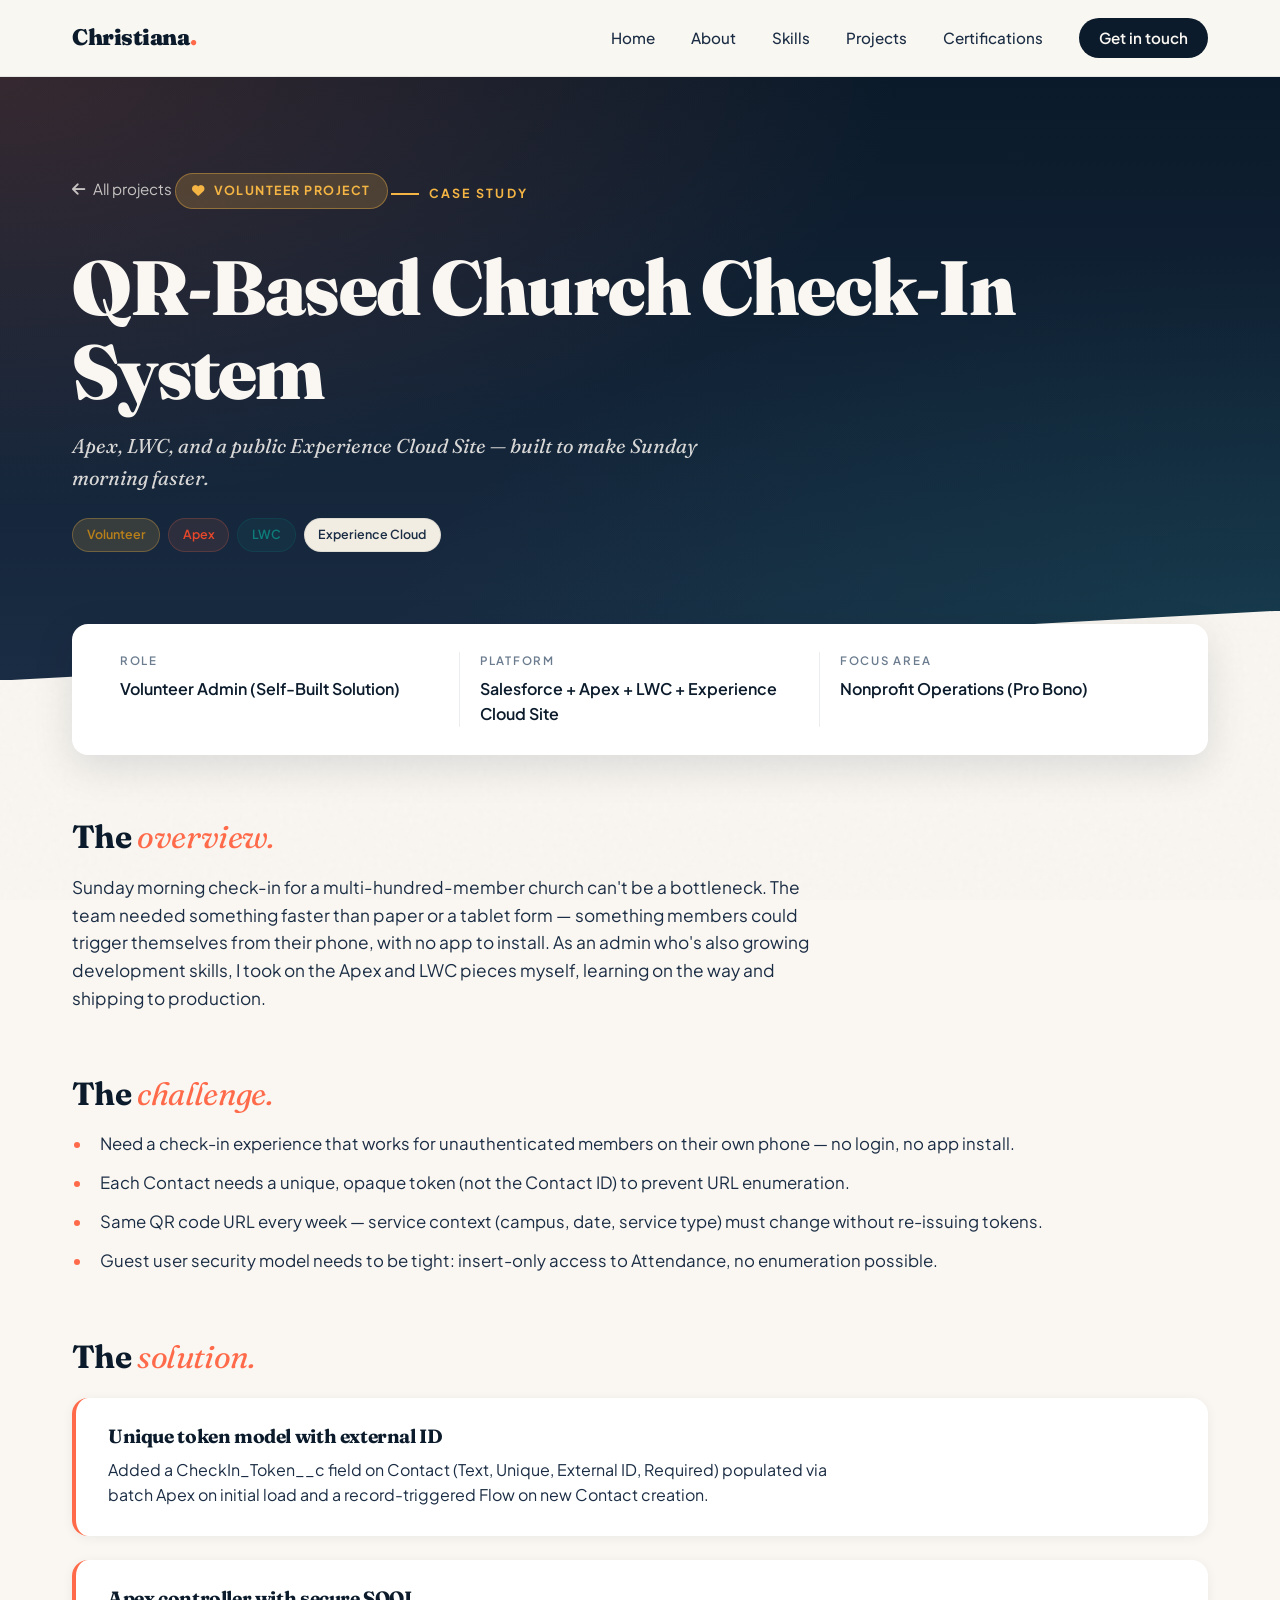
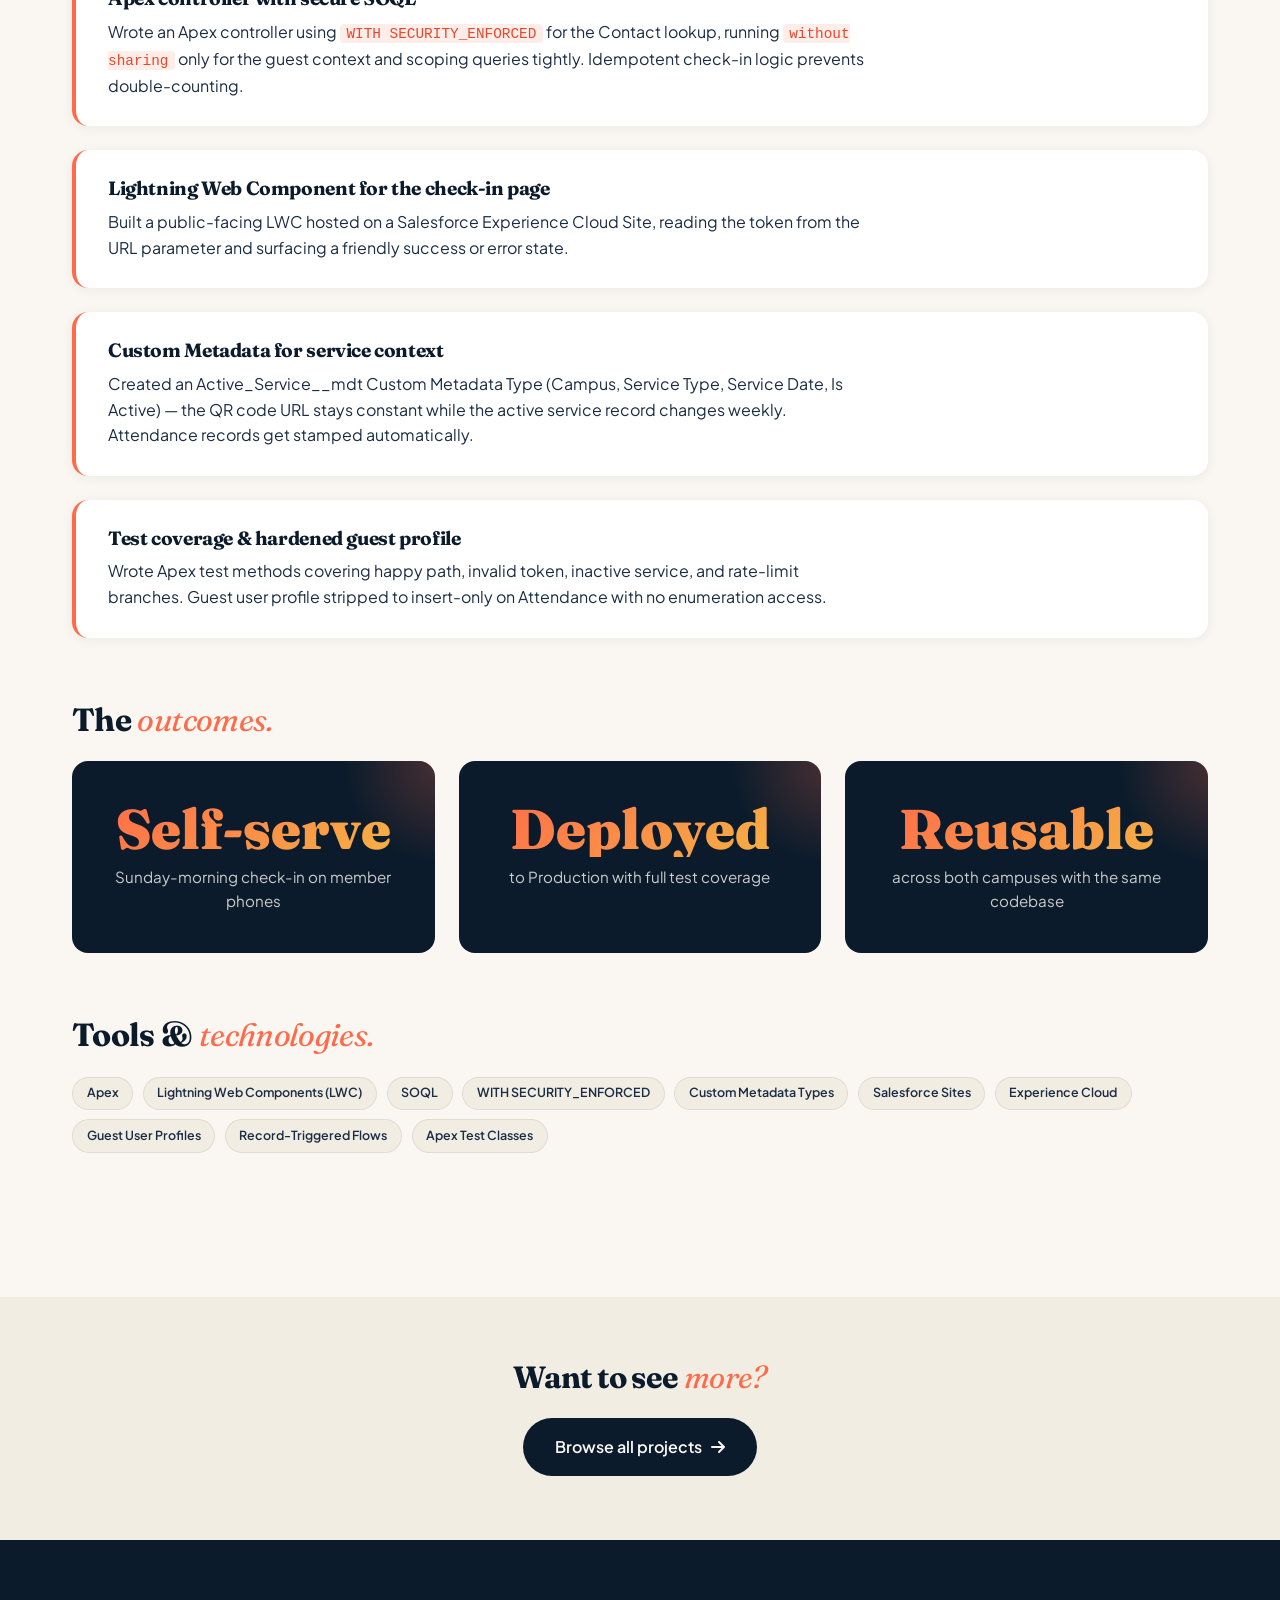
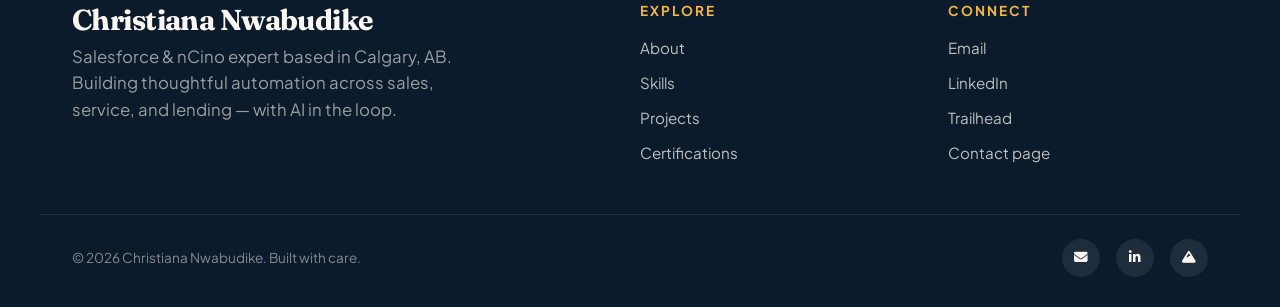
<file: lhcc-qr-checkin.html>
<!DOCTYPE html>
<html lang="en">
<head>
<meta charset="UTF-8">
<meta name="viewport" content="width=device-width, initial-scale=1.0">
<title>QR-Based Church Check-In System — Christiana Nwabudike</title>
<link rel="stylesheet" href="../styles.css">
<link rel="stylesheet" href="https://cdnjs.cloudflare.com/ajax/libs/font-awesome/6.4.0/css/all.min.css">
<style>
  .case-hero {
    background: var(--grad-hero);
    color: var(--cream);
    padding: 6rem 0 8rem;
    position: relative;
    overflow: hidden;
  }
  .case-hero::after {
    content: '';
    position: absolute;
    bottom: -1px; left: 0; right: 0;
    height: 70px;
    background: var(--cream);
    clip-path: polygon(0 100%, 100% 100%, 100% 0);
  }
  .case-hero .eyebrow { color: var(--amber); }
  .case-hero .eyebrow::before { background: var(--amber); }
  .case-hero h1 { color: var(--cream); margin: 1.25rem 0 1rem; }
  .case-hero p.subtitle {
    color: rgba(250, 247, 242, 0.85);
    font-size: 1.25rem;
    max-width: 680px;
    font-family: var(--font-display);
    font-style: italic;
    font-weight: 400;
  }
  .back-link {
    display: inline-flex;
    align-items: center;
    gap: 0.5rem;
    color: rgba(250, 247, 242, 0.75);
    font-size: 0.95rem;
    margin-bottom: 1.5rem;
    transition: gap 0.25s, color 0.2s;
  }
  .back-link:hover { gap: 0.85rem; color: var(--coral); }

  .meta-bar {
    display: grid;
    grid-template-columns: repeat(3, 1fr);
    background: white;
    border-radius: var(--radius);
    padding: 1.75rem;
    box-shadow: var(--shadow);
    margin-top: -3.5rem;
    margin-bottom: 4rem;
    position: relative;
    z-index: 3;
  }
  .meta-cell {
    padding: 0 1.25rem;
    border-right: 1px solid var(--line);
  }
  .meta-cell:last-child { border-right: none; }
  .meta-label {
    font-size: 0.72rem;
    letter-spacing: 0.15em;
    text-transform: uppercase;
    color: var(--mute);
    font-weight: 600;
    margin-bottom: 0.35rem;
  }
  .meta-value { font-weight: 600; color: var(--ink); }

  .case-content { padding: 0 0 5rem; }
  .case-section { margin-bottom: 4rem; }
  .case-section h2 { margin-bottom: 1.25rem; font-size: 2rem; }
  .case-section h2 em { color: var(--coral); font-style: italic; font-weight: 400; }
  .case-section p { font-size: 1.08rem; margin-bottom: 1rem; max-width: 760px; }
  .case-section ul { margin-left: 1.25rem; }
  .case-section ul li {
    margin-bottom: 0.75rem;
    font-size: 1.05rem;
    color: var(--ink-soft);
    padding-left: 0.5rem;
  }
  .case-section ul li::marker { color: var(--coral); }

  .solution-grid { display: grid; gap: 1.5rem; margin-top: 1.5rem; }
  .solution-step {
    background: white;
    border-left: 4px solid var(--coral);
    border-radius: var(--radius);
    padding: 1.75rem 2rem;
    box-shadow: var(--shadow-sm);
    transition: all 0.3s;
  }
  .solution-step:hover { transform: translateX(6px); box-shadow: var(--shadow); }
  .solution-step h4 { font-size: 1.2rem; margin-bottom: 0.6rem; font-family: var(--font-display); }
  .solution-step p { margin: 0; font-size: 1rem; }

  .outcomes-grid {
    display: grid;
    grid-template-columns: repeat(3, 1fr);
    gap: 1.5rem;
    margin-top: 1.5rem;
  }
  .outcome-card {
    background: var(--ink);
    color: var(--cream);
    padding: 2.5rem 1.5rem;
    border-radius: var(--radius);
    text-align: center;
    position: relative;
    overflow: hidden;
  }
  .outcome-card::before {
    content: '';
    position: absolute;
    top: -50%; right: -30%;
    width: 200px;
    height: 200px;
    background: radial-gradient(circle, rgba(255, 107, 74, 0.25), transparent 70%);
  }
  .outcome-num {
    font-family: var(--font-display);
    font-size: clamp(2.5rem, 5vw, 3.5rem);
    font-weight: 900;
    line-height: 1;
    background: var(--grad-warm);
    -webkit-background-clip: text;
    background-clip: text;
    color: transparent;
    margin-bottom: 0.5rem;
    position: relative;
  }
  .outcome-label {
    font-size: 0.95rem;
    color: rgba(250, 247, 242, 0.8);
    position: relative;
  }

  .tools-list { display: flex; flex-wrap: wrap; gap: 0.6rem; margin-top: 1.5rem; }

  .next-project {
    background: var(--cream-soft);
    padding: 4rem 0;
    text-align: center;
  }
  .next-project h3 { margin-bottom: 1.5rem; }
  .next-project h3 em { color: var(--coral); font-style: italic; font-weight: 400; }

  @media (max-width: 900px) {
    .meta-bar { grid-template-columns: 1fr; gap: 1.25rem; padding: 1.5rem; }
    .meta-cell { border-right: none; border-bottom: 1px solid var(--line); padding: 0 0 1rem; }
    .meta-cell:last-child { border-bottom: none; padding-bottom: 0; }
    .outcomes-grid { grid-template-columns: 1fr; }
  }
</style>
<style>
  .volunteer-banner {
    display: inline-flex;
    align-items: center;
    gap: 0.5rem;
    background: rgba(245, 181, 68, 0.2);
    color: var(--amber);
    padding: 0.45rem 1rem;
    border-radius: 999px;
    font-size: 0.78rem;
    font-weight: 700;
    letter-spacing: 0.12em;
    text-transform: uppercase;
    border: 1px solid rgba(245, 181, 68, 0.4);
    margin-bottom: 1rem;
  }
  .ai-banner {
    background: rgba(255, 107, 74, 0.2);
    color: var(--coral);
    border-color: rgba(255, 107, 74, 0.4);
  }
  code {
    background: rgba(255, 107, 74, 0.12);
    color: var(--coral-deep);
    padding: 0.1rem 0.4rem;
    border-radius: 4px;
    font-size: 0.9em;
    font-family: ui-monospace, "SF Mono", Menlo, monospace;
  }
</style>
</head>
<body>

<nav class="nav">
  <div class="nav-inner">
    <a href="../index.html" class="nav-brand">Christiana<span>.</span></a>
    <button class="nav-toggle" aria-label="Menu">☰</button>
    <ul class="nav-links">
      <li><a href="../index.html">Home</a></li>
      <li><a href="../about.html">About</a></li>
      <li><a href="../skills.html">Skills</a></li>
      <li><a href="../projects.html">Projects</a></li>
      <li><a href="../certifications.html">Certifications</a></li>
      <li><a href="../contact.html" class="nav-cta">Get in touch</a></li>
    </ul>
  </div>
</nav>

<header class="case-hero">
  <div class="container">
    <a href="../projects.html" class="back-link"><i class="fas fa-arrow-left"></i> All projects</a>
    <div class="volunteer-banner"><i class="fas fa-heart"></i> Volunteer Project</div>
    <span class="eyebrow">Case Study</span>
    <h1>QR-Based Church Check-In System</h1>
    <p class="subtitle">Apex, LWC, and a public Experience Cloud Site — built to make Sunday morning faster.</p>
    <div class="flex gap-1 mt-3" style="flex-wrap: wrap;">
      <span class="tag tag-amber">Volunteer</span><span class="tag tag-coral">Apex</span><span class="tag tag-teal">LWC</span><span class="tag ">Experience Cloud</span>
    </div>
  </div>
</header>

<section style="padding: 0;">
  <div class="container">
    <div class="meta-bar">
      <div class="meta-cell"><div class="meta-label">Role</div><div class="meta-value">Volunteer Admin (Self-Built Solution)</div></div>
      <div class="meta-cell"><div class="meta-label">Platform</div><div class="meta-value">Salesforce + Apex + LWC + Experience Cloud Site</div></div>
      <div class="meta-cell"><div class="meta-label">Focus area</div><div class="meta-value">Nonprofit Operations (Pro Bono)</div></div>
    </div>
  </div>
</section>

<section class="case-content">
  <div class="container">

    <div class="case-section">
      <h2>The <em>overview.</em></h2>
      <p>Sunday morning check-in for a multi-hundred-member church can't be a bottleneck. The team needed something faster than paper or a tablet form — something members could trigger themselves from their phone, with no app to install. As an admin who's also growing development skills, I took on the Apex and LWC pieces myself, learning on the way and shipping to production.</p>
    </div>

    <div class="case-section">
      <h2>The <em>challenge.</em></h2>
      <ul><li>Need a check-in experience that works for unauthenticated members on their own phone — no login, no app install.</li><li>Each Contact needs a unique, opaque token (not the Contact ID) to prevent URL enumeration.</li><li>Same QR code URL every week — service context (campus, date, service type) must change without re-issuing tokens.</li><li>Guest user security model needs to be tight: insert-only access to Attendance, no enumeration possible.</li></ul>
    </div>

    <div class="case-section">
      <h2>The <em>solution.</em></h2>
      <div class="solution-grid"><div class="solution-step"><h4>Unique token model with external ID</h4><p>Added a CheckIn_Token__c field on Contact (Text, Unique, External ID, Required) populated via batch Apex on initial load and a record-triggered Flow on new Contact creation.</p></div><div class="solution-step"><h4>Apex controller with secure SOQL</h4><p>Wrote an Apex controller using <code>WITH SECURITY_ENFORCED</code> for the Contact lookup, running <code>without sharing</code> only for the guest context and scoping queries tightly. Idempotent check-in logic prevents double-counting.</p></div><div class="solution-step"><h4>Lightning Web Component for the check-in page</h4><p>Built a public-facing LWC hosted on a Salesforce Experience Cloud Site, reading the token from the URL parameter and surfacing a friendly success or error state.</p></div><div class="solution-step"><h4>Custom Metadata for service context</h4><p>Created an Active_Service__mdt Custom Metadata Type (Campus, Service Type, Service Date, Is Active) — the QR code URL stays constant while the active service record changes weekly. Attendance records get stamped automatically.</p></div><div class="solution-step"><h4>Test coverage &amp; hardened guest profile</h4><p>Wrote Apex test methods covering happy path, invalid token, inactive service, and rate-limit branches. Guest user profile stripped to insert-only on Attendance with no enumeration access.</p></div></div>
    </div>

    <div class="case-section">
      <h2>The <em>outcomes.</em></h2>
      <div class="outcomes-grid"><div class="outcome-card"><div class="outcome-num">Self-serve</div><div class="outcome-label">Sunday-morning check-in on member phones</div></div><div class="outcome-card"><div class="outcome-num">Deployed</div><div class="outcome-label">to Production with full test coverage</div></div><div class="outcome-card"><div class="outcome-num">Reusable</div><div class="outcome-label">across both campuses with the same codebase</div></div></div>
    </div>

    <div class="case-section">
      <h2>Tools &amp; <em>technologies.</em></h2>
      <div class="tools-list"><span class="tag">Apex</span><span class="tag">Lightning Web Components (LWC)</span><span class="tag">SOQL</span><span class="tag">WITH SECURITY_ENFORCED</span><span class="tag">Custom Metadata Types</span><span class="tag">Salesforce Sites</span><span class="tag">Experience Cloud</span><span class="tag">Guest User Profiles</span><span class="tag">Record-Triggered Flows</span><span class="tag">Apex Test Classes</span></div>
    </div>

  </div>
</section>

<section class="next-project">
  <div class="container">
    <h3>Want to see <em>more?</em></h3>
    <a href="../projects.html" class="btn btn-primary">Browse all projects <i class="fas fa-arrow-right"></i></a>
  </div>
</section>

<footer class="footer">
  <div class="footer-inner">
    <div class="footer-brand">
      <h3>Christiana Nwabudike</h3>
      <p>Salesforce &amp; nCino expert based in Calgary, AB. Building thoughtful automation across sales, service, and lending — with AI in the loop.</p>
    </div>
    <div>
      <h4>Explore</h4>
      <ul class="footer-links">
        <li><a href="../about.html">About</a></li>
        <li><a href="../skills.html">Skills</a></li>
        <li><a href="../projects.html">Projects</a></li>
        <li><a href="../certifications.html">Certifications</a></li>
      </ul>
    </div>
    <div>
      <h4>Connect</h4>
      <ul class="footer-links">
        <li><a href="mailto:cristiana.nwabudike@gmail.com">Email</a></li>
        <li><a href="https://www.linkedin.com/in/christiana-nwabudike" target="_blank">LinkedIn</a></li>
        <li><a href="https://www.salesforce.com/trailblazer/cnwabudike202" target="_blank">Trailhead</a></li>
        <li><a href="../contact.html">Contact page</a></li>
      </ul>
    </div>
  </div>
  <div class="footer-bottom">
    <span>© 2026 Christiana Nwabudike. Built with care.</span>
    <div class="footer-socials">
      <a href="mailto:cristiana.nwabudike@gmail.com" aria-label="Email"><i class="fas fa-envelope"></i></a>
      <a href="https://www.linkedin.com/in/christiana-nwabudike" target="_blank" aria-label="LinkedIn"><i class="fab fa-linkedin-in"></i></a>
      <a href="https://www.salesforce.com/trailblazer/cnwabudike202" target="_blank" aria-label="Trailhead"><i class="fas fa-mountain"></i></a>
    </div>
  </div>
</footer>

<script src="../script.js"></script>
<!-- GoatCounter analytics -->
<script data-goatcounter="https://cnwabudike.goatcounter.com/count"
        async src="//gc.zgo.at/count.js"></script>
</body>
</html>
</file>
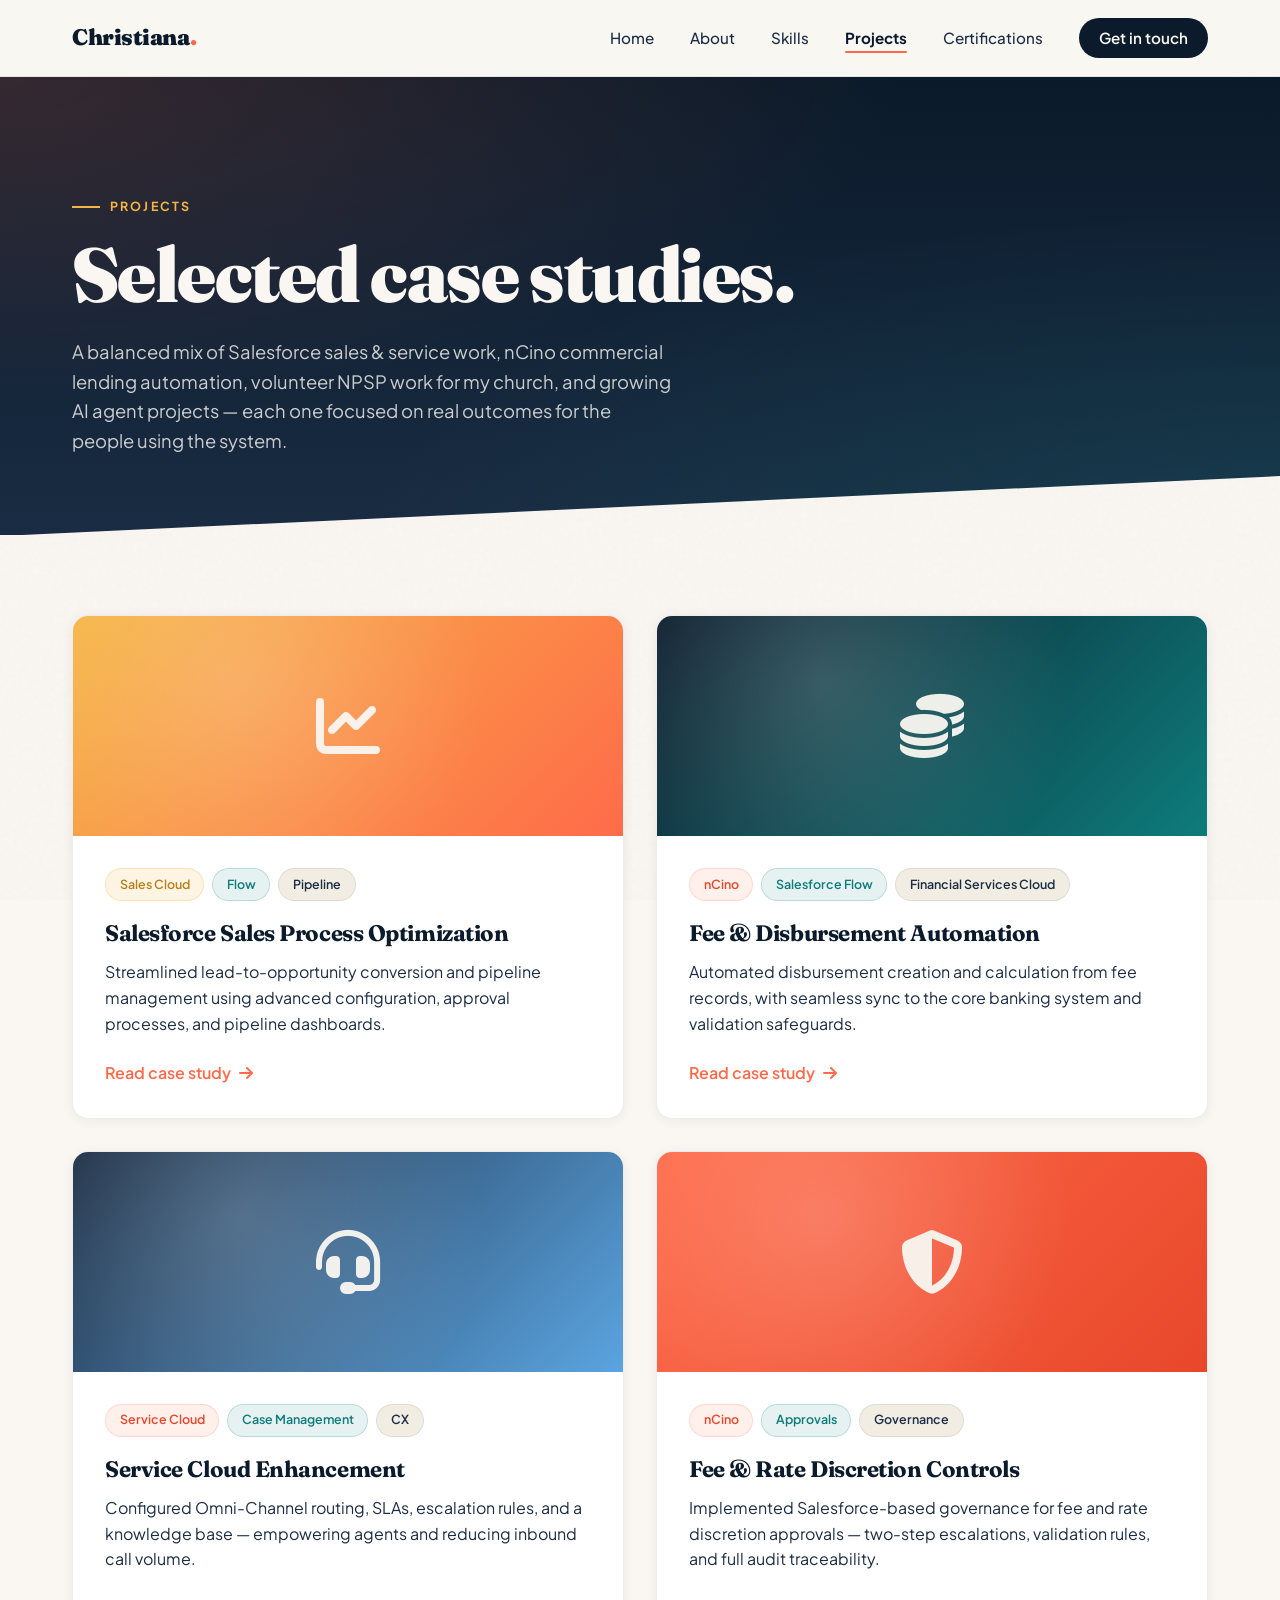
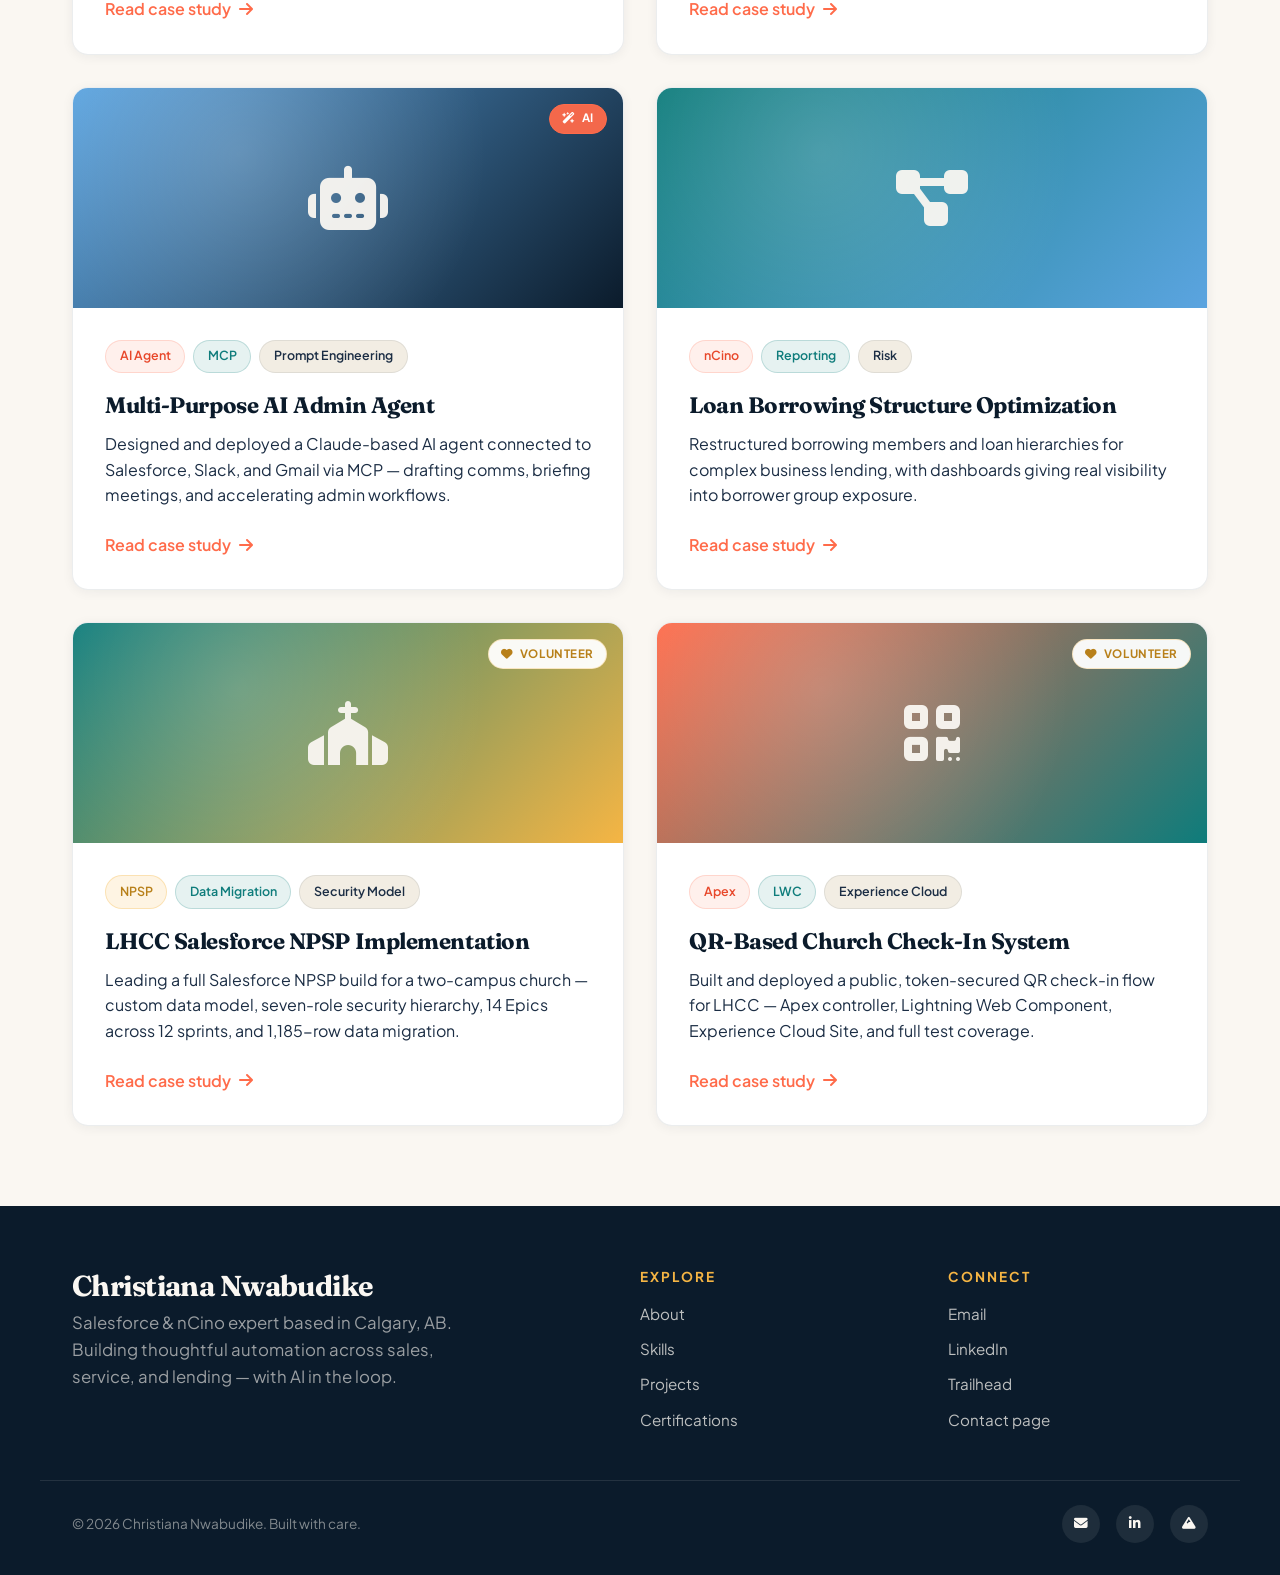
<file: projects.html>
<!DOCTYPE html>
<html lang="en">
<head>
<meta charset="UTF-8">
<meta name="viewport" content="width=device-width, initial-scale=1.0">
<title>Projects — Christiana Nwabudike</title>
<link rel="stylesheet" href="styles.css">
<link rel="stylesheet" href="https://cdnjs.cloudflare.com/ajax/libs/font-awesome/6.4.0/css/all.min.css">
<style>
  .projects-section { padding: 5rem 0; }
  .project-grid {
    display: grid;
    grid-template-columns: repeat(2, 1fr);
    gap: 2rem;
  }
  .project-card {
    background: white;
    border-radius: var(--radius);
    overflow: hidden;
    box-shadow: var(--shadow-sm);
    border: 1px solid var(--line);
    transition: all 0.4s cubic-bezier(0.2, 0.8, 0.2, 1);
    display: flex;
    flex-direction: column;
    text-decoration: none;
    color: inherit;
  }
  .project-card:hover {
    transform: translateY(-8px);
    box-shadow: var(--shadow);
    border-color: rgba(255, 107, 74, 0.3);
  }
  .project-banner {
    height: 220px;
    display: flex;
    align-items: center;
    justify-content: center;
    color: var(--cream);
    position: relative;
    overflow: hidden;
  }
  .project-banner i {
    font-size: 4rem;
    opacity: 0.95;
    z-index: 2;
    transition: transform 0.5s;
  }
  .project-card:hover .project-banner i { transform: scale(1.15) rotate(-5deg); }
  .project-banner::after {
    content: '';
    position: absolute;
    inset: 0;
    background: radial-gradient(circle at 30% 30%, rgba(255,255,255,0.18), transparent 60%);
  }
  .b1 { background: linear-gradient(135deg, #0B1B2B, #0E7C7B); }
  .b2 { background: linear-gradient(135deg, #FF6B4A, #E8472A); }
  .b3 { background: linear-gradient(135deg, #0E7C7B, #5BA4E0); }
  .b4 { background: linear-gradient(135deg, #F5B544, #FF6B4A); }
  .b5 { background: linear-gradient(135deg, #1B2D44, #5BA4E0); }
  .b6 { background: linear-gradient(135deg, #5BA4E0, #0B1B2B); }
  .b7 { background: linear-gradient(135deg, #0E7C7B, #F5B544); }
  .b8 { background: linear-gradient(135deg, #FF6B4A, #0E7C7B); }

  .volunteer-pill {
    display: inline-flex;
    align-items: center;
    gap: 0.4rem;
    background: rgba(245, 181, 68, 0.18);
    color: #B8801A;
    padding: 0.3rem 0.75rem;
    border-radius: 999px;
    font-size: 0.72rem;
    font-weight: 700;
    letter-spacing: 0.05em;
    text-transform: uppercase;
    border: 1px solid rgba(245, 181, 68, 0.3);
    position: absolute;
    top: 1rem;
    right: 1rem;
    z-index: 3;
    backdrop-filter: blur(8px);
    background: rgba(255, 255, 255, 0.95);
  }
  .ai-pill {
    background: rgba(255, 107, 74, 0.95);
    color: white;
    border-color: var(--coral);
  }
  .project-body { padding: 2rem; flex: 1; display: flex; flex-direction: column; }
  .project-body h3 { font-size: 1.4rem; margin-bottom: 0.85rem; }
  .project-body > p { font-size: 1rem; flex: 1; margin-bottom: 1.5rem; }
  .project-tags { display: flex; flex-wrap: wrap; gap: 0.5rem; margin-bottom: 1.25rem; }
  .project-link {
    color: var(--coral);
    font-weight: 600;
    display: inline-flex;
    align-items: center;
    gap: 0.5rem;
    transition: gap 0.25s;
  }
  .project-card:hover .project-link { gap: 0.9rem; }

  @media (max-width: 900px) {
    .project-grid { grid-template-columns: 1fr; }
  }
</style>
</head>
<body>

<nav class="nav">
  <div class="nav-inner">
    <a href="index.html" class="nav-brand">Christiana<span>.</span></a>
    <button class="nav-toggle" aria-label="Menu">☰</button>
    <ul class="nav-links">
      <li><a href="index.html">Home</a></li>
      <li><a href="about.html">About</a></li>
      <li><a href="skills.html">Skills</a></li>
      <li><a href="projects.html">Projects</a></li>
      <li><a href="certifications.html">Certifications</a></li>
      <li><a href="contact.html" class="nav-cta">Get in touch</a></li>
    </ul>
  </div>
</nav>

<header class="page-header">
  <div class="container">
    <span class="eyebrow">Projects</span>
    <h1 class="mt-2">Selected case studies.</h1>
    <p>A balanced mix of Salesforce sales &amp; service work, nCino commercial lending automation, volunteer NPSP work for my church, and growing AI agent projects — each one focused on real outcomes for the people using the system.</p>
  </div>
</header>

<section class="projects-section">
  <div class="container">
    <div class="project-grid">

      <a href="projects/sales-optimization.html" class="project-card">
        <div class="project-banner b4"><i class="fas fa-chart-line"></i></div>
        <div class="project-body">
          <div class="project-tags">
            <span class="tag tag-amber">Sales Cloud</span>
            <span class="tag tag-teal">Flow</span>
            <span class="tag">Pipeline</span>
          </div>
          <h3>Salesforce Sales Process Optimization</h3>
          <p>Streamlined lead-to-opportunity conversion and pipeline management using advanced configuration, approval processes, and pipeline dashboards.</p>
          <span class="project-link">Read case study <i class="fas fa-arrow-right"></i></span>
        </div>
      </a>

      <a href="projects/fee-disbursement.html" class="project-card">
        <div class="project-banner b1"><i class="fas fa-coins"></i></div>
        <div class="project-body">
          <div class="project-tags">
            <span class="tag tag-coral">nCino</span>
            <span class="tag tag-teal">Salesforce Flow</span>
            <span class="tag">Financial Services Cloud</span>
          </div>
          <h3>Fee &amp; Disbursement Automation</h3>
          <p>Automated disbursement creation and calculation from fee records, with seamless sync to the core banking system and validation safeguards.</p>
          <span class="project-link">Read case study <i class="fas fa-arrow-right"></i></span>
        </div>
      </a>

      <a href="projects/service-cloud.html" class="project-card">
        <div class="project-banner b5"><i class="fas fa-headset"></i></div>
        <div class="project-body">
          <div class="project-tags">
            <span class="tag tag-coral">Service Cloud</span>
            <span class="tag tag-teal">Case Management</span>
            <span class="tag">CX</span>
          </div>
          <h3>Service Cloud Enhancement</h3>
          <p>Configured Omni-Channel routing, SLAs, escalation rules, and a knowledge base — empowering agents and reducing inbound call volume.</p>
          <span class="project-link">Read case study <i class="fas fa-arrow-right"></i></span>
        </div>
      </a>

      <a href="projects/discretion-controls.html" class="project-card">
        <div class="project-banner b2"><i class="fas fa-shield-halved"></i></div>
        <div class="project-body">
          <div class="project-tags">
            <span class="tag tag-coral">nCino</span>
            <span class="tag tag-teal">Approvals</span>
            <span class="tag">Governance</span>
          </div>
          <h3>Fee &amp; Rate Discretion Controls</h3>
          <p>Implemented Salesforce-based governance for fee and rate discretion approvals — two-step escalations, validation rules, and full audit traceability.</p>
          <span class="project-link">Read case study <i class="fas fa-arrow-right"></i></span>
        </div>
      </a>

      <a href="projects/ai-agent.html" class="project-card" style="position: relative;">
        <span class="volunteer-pill ai-pill"><i class="fas fa-wand-magic-sparkles"></i> AI</span>
        <div class="project-banner b6"><i class="fas fa-robot"></i></div>
        <div class="project-body">
          <div class="project-tags">
            <span class="tag tag-coral">AI Agent</span>
            <span class="tag tag-teal">MCP</span>
            <span class="tag">Prompt Engineering</span>
          </div>
          <h3>Multi-Purpose AI Admin Agent</h3>
          <p>Designed and deployed a Claude-based AI agent connected to Salesforce, Slack, and Gmail via MCP — drafting comms, briefing meetings, and accelerating admin workflows.</p>
          <span class="project-link">Read case study <i class="fas fa-arrow-right"></i></span>
        </div>
      </a>

      <a href="projects/borrowing-structure.html" class="project-card">
        <div class="project-banner b3"><i class="fas fa-diagram-project"></i></div>
        <div class="project-body">
          <div class="project-tags">
            <span class="tag tag-coral">nCino</span>
            <span class="tag tag-teal">Reporting</span>
            <span class="tag">Risk</span>
          </div>
          <h3>Loan Borrowing Structure Optimization</h3>
          <p>Restructured borrowing members and loan hierarchies for complex business lending, with dashboards giving real visibility into borrower group exposure.</p>
          <span class="project-link">Read case study <i class="fas fa-arrow-right"></i></span>
        </div>
      </a>

      <a href="projects/lhcc-npsp.html" class="project-card" style="position: relative;">
        <span class="volunteer-pill"><i class="fas fa-heart"></i> Volunteer</span>
        <div class="project-banner b7"><i class="fas fa-church"></i></div>
        <div class="project-body">
          <div class="project-tags">
            <span class="tag tag-amber">NPSP</span>
            <span class="tag tag-teal">Data Migration</span>
            <span class="tag">Security Model</span>
          </div>
          <h3>LHCC Salesforce NPSP Implementation</h3>
          <p>Leading a full Salesforce NPSP build for a two-campus church — custom data model, seven-role security hierarchy, 14 Epics across 12 sprints, and 1,185-row data migration.</p>
          <span class="project-link">Read case study <i class="fas fa-arrow-right"></i></span>
        </div>
      </a>

      <a href="projects/lhcc-qr-checkin.html" class="project-card" style="position: relative;">
        <span class="volunteer-pill"><i class="fas fa-heart"></i> Volunteer</span>
        <div class="project-banner b8"><i class="fas fa-qrcode"></i></div>
        <div class="project-body">
          <div class="project-tags">
            <span class="tag tag-coral">Apex</span>
            <span class="tag tag-teal">LWC</span>
            <span class="tag">Experience Cloud</span>
          </div>
          <h3>QR-Based Church Check-In System</h3>
          <p>Built and deployed a public, token-secured QR check-in flow for LHCC — Apex controller, Lightning Web Component, Experience Cloud Site, and full test coverage.</p>
          <span class="project-link">Read case study <i class="fas fa-arrow-right"></i></span>
        </div>
      </a>

    </div>
  </div>
</section>

<footer class="footer">
  <div class="footer-inner">
    <div class="footer-brand">
      <h3>Christiana Nwabudike</h3>
      <p>Salesforce &amp; nCino expert based in Calgary, AB. Building thoughtful automation across sales, service, and lending — with AI in the loop.</p>
    </div>
    <div>
      <h4>Explore</h4>
      <ul class="footer-links">
        <li><a href="about.html">About</a></li>
        <li><a href="skills.html">Skills</a></li>
        <li><a href="projects.html">Projects</a></li>
        <li><a href="certifications.html">Certifications</a></li>
      </ul>
    </div>
    <div>
      <h4>Connect</h4>
      <ul class="footer-links">
        <li><a href="mailto:cristiana.nwabudike@gmail.com">Email</a></li>
        <li><a href="https://www.linkedin.com/in/christiana-nwabudike" target="_blank">LinkedIn</a></li>
        <li><a href="https://www.salesforce.com/trailblazer/cnwabudike202" target="_blank">Trailhead</a></li>
        <li><a href="contact.html">Contact page</a></li>
      </ul>
    </div>
  </div>
  <div class="footer-bottom">
    <span>© 2026 Christiana Nwabudike. Built with care.</span>
    <div class="footer-socials">
      <a href="mailto:cristiana.nwabudike@gmail.com" aria-label="Email"><i class="fas fa-envelope"></i></a>
      <a href="https://www.linkedin.com/in/christiana-nwabudike" target="_blank" aria-label="LinkedIn"><i class="fab fa-linkedin-in"></i></a>
      <a href="https://www.salesforce.com/trailblazer/cnwabudike202" target="_blank" aria-label="Trailhead"><i class="fas fa-mountain"></i></a>
    </div>
  </div>
</footer>

<script src="script.js"></script>
<!-- GoatCounter analytics -->
<script data-goatcounter="https://cnwabudike.goatcounter.com/count"
        async src="//gc.zgo.at/count.js"></script>
</body>
</html>
</file>
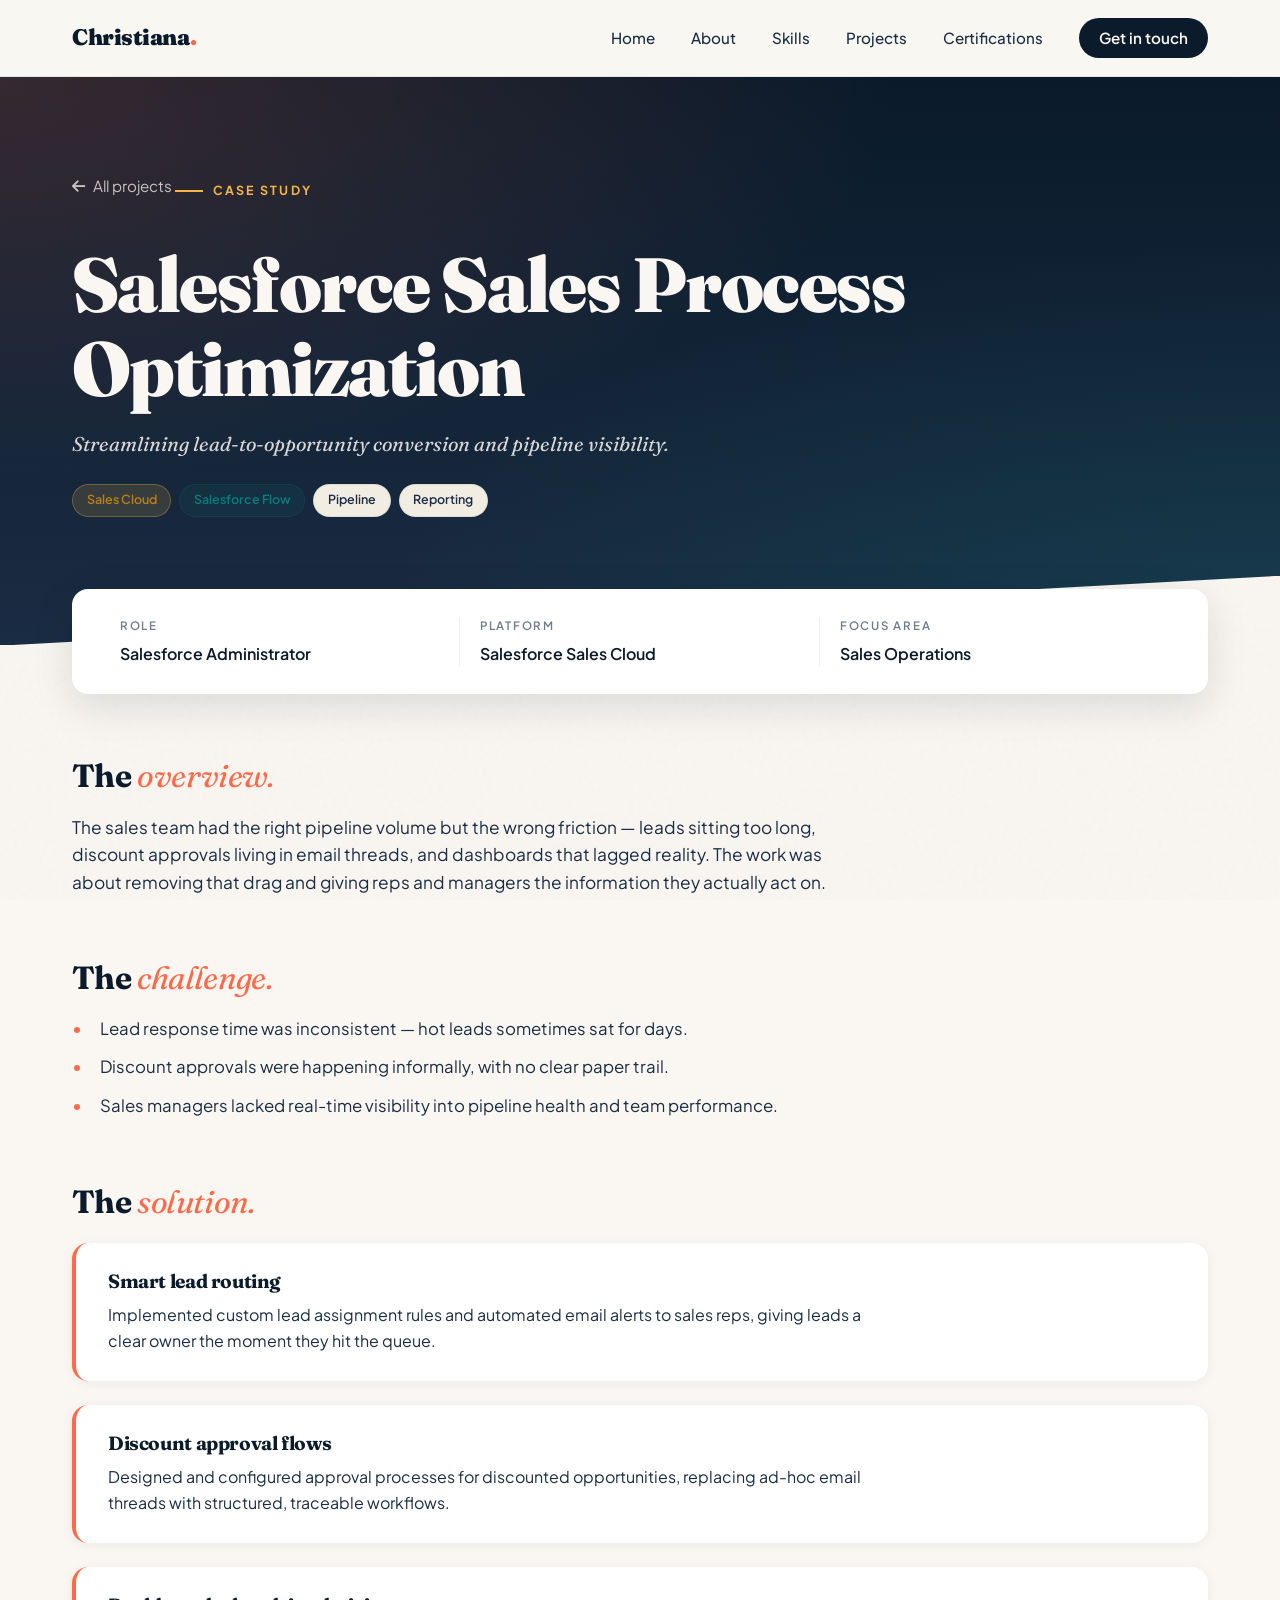
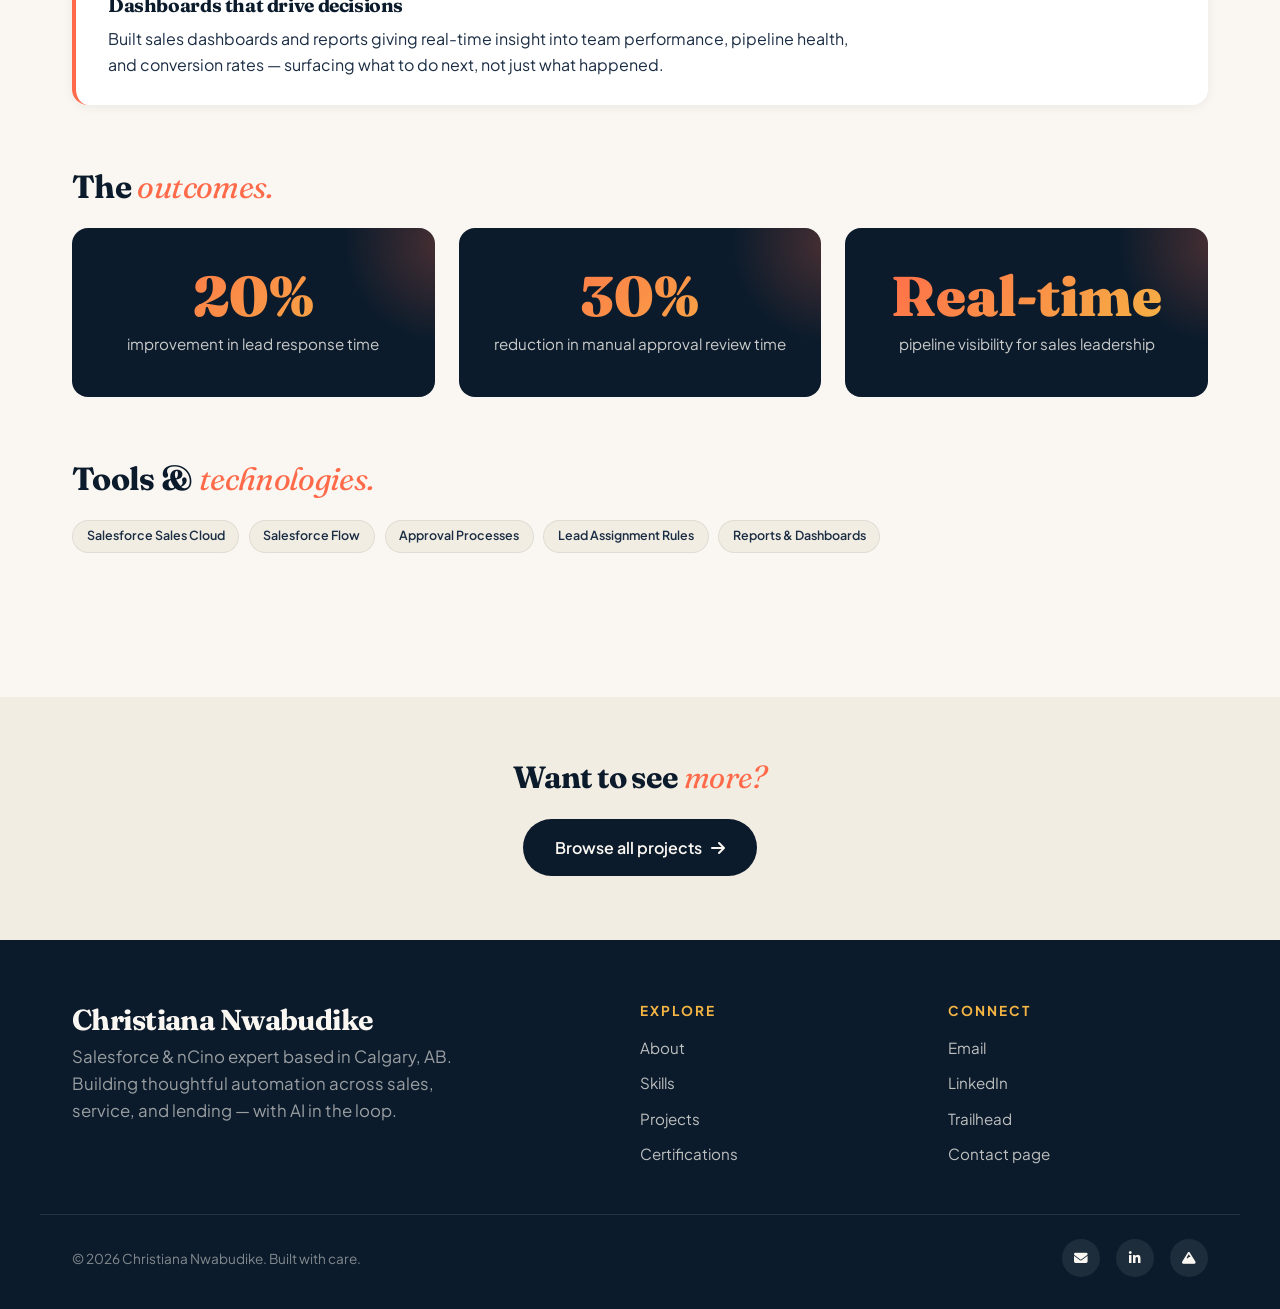
<file: sales-optimization.html>
<!DOCTYPE html>
<html lang="en">
<head>
<meta charset="UTF-8">
<meta name="viewport" content="width=device-width, initial-scale=1.0">
<title>Salesforce Sales Process Optimization — Christiana Nwabudike</title>
<link rel="stylesheet" href="../styles.css">
<link rel="stylesheet" href="https://cdnjs.cloudflare.com/ajax/libs/font-awesome/6.4.0/css/all.min.css">
<style>
  .case-hero {
    background: var(--grad-hero);
    color: var(--cream);
    padding: 6rem 0 8rem;
    position: relative;
    overflow: hidden;
  }
  .case-hero::after {
    content: '';
    position: absolute;
    bottom: -1px; left: 0; right: 0;
    height: 70px;
    background: var(--cream);
    clip-path: polygon(0 100%, 100% 100%, 100% 0);
  }
  .case-hero .eyebrow { color: var(--amber); }
  .case-hero .eyebrow::before { background: var(--amber); }
  .case-hero h1 { color: var(--cream); margin: 1.25rem 0 1rem; }
  .case-hero p.subtitle {
    color: rgba(250, 247, 242, 0.85);
    font-size: 1.25rem;
    max-width: 680px;
    font-family: var(--font-display);
    font-style: italic;
    font-weight: 400;
  }
  .back-link {
    display: inline-flex;
    align-items: center;
    gap: 0.5rem;
    color: rgba(250, 247, 242, 0.75);
    font-size: 0.95rem;
    margin-bottom: 1.5rem;
    transition: gap 0.25s, color 0.2s;
  }
  .back-link:hover { gap: 0.85rem; color: var(--coral); }

  .meta-bar {
    display: grid;
    grid-template-columns: repeat(3, 1fr);
    background: white;
    border-radius: var(--radius);
    padding: 1.75rem;
    box-shadow: var(--shadow);
    margin-top: -3.5rem;
    margin-bottom: 4rem;
    position: relative;
    z-index: 3;
  }
  .meta-cell {
    padding: 0 1.25rem;
    border-right: 1px solid var(--line);
  }
  .meta-cell:last-child { border-right: none; }
  .meta-label {
    font-size: 0.72rem;
    letter-spacing: 0.15em;
    text-transform: uppercase;
    color: var(--mute);
    font-weight: 600;
    margin-bottom: 0.35rem;
  }
  .meta-value { font-weight: 600; color: var(--ink); }

  .case-content { padding: 0 0 5rem; }
  .case-section { margin-bottom: 4rem; }
  .case-section h2 { margin-bottom: 1.25rem; font-size: 2rem; }
  .case-section h2 em { color: var(--coral); font-style: italic; font-weight: 400; }
  .case-section p { font-size: 1.08rem; margin-bottom: 1rem; max-width: 760px; }
  .case-section ul { margin-left: 1.25rem; }
  .case-section ul li {
    margin-bottom: 0.75rem;
    font-size: 1.05rem;
    color: var(--ink-soft);
    padding-left: 0.5rem;
  }
  .case-section ul li::marker { color: var(--coral); }

  .solution-grid { display: grid; gap: 1.5rem; margin-top: 1.5rem; }
  .solution-step {
    background: white;
    border-left: 4px solid var(--coral);
    border-radius: var(--radius);
    padding: 1.75rem 2rem;
    box-shadow: var(--shadow-sm);
    transition: all 0.3s;
  }
  .solution-step:hover { transform: translateX(6px); box-shadow: var(--shadow); }
  .solution-step h4 { font-size: 1.2rem; margin-bottom: 0.6rem; font-family: var(--font-display); }
  .solution-step p { margin: 0; font-size: 1rem; }

  .outcomes-grid {
    display: grid;
    grid-template-columns: repeat(3, 1fr);
    gap: 1.5rem;
    margin-top: 1.5rem;
  }
  .outcome-card {
    background: var(--ink);
    color: var(--cream);
    padding: 2.5rem 1.5rem;
    border-radius: var(--radius);
    text-align: center;
    position: relative;
    overflow: hidden;
  }
  .outcome-card::before {
    content: '';
    position: absolute;
    top: -50%; right: -30%;
    width: 200px;
    height: 200px;
    background: radial-gradient(circle, rgba(255, 107, 74, 0.25), transparent 70%);
  }
  .outcome-num {
    font-family: var(--font-display);
    font-size: clamp(2.5rem, 5vw, 3.5rem);
    font-weight: 900;
    line-height: 1;
    background: var(--grad-warm);
    -webkit-background-clip: text;
    background-clip: text;
    color: transparent;
    margin-bottom: 0.5rem;
    position: relative;
  }
  .outcome-label {
    font-size: 0.95rem;
    color: rgba(250, 247, 242, 0.8);
    position: relative;
  }

  .tools-list { display: flex; flex-wrap: wrap; gap: 0.6rem; margin-top: 1.5rem; }

  .next-project {
    background: var(--cream-soft);
    padding: 4rem 0;
    text-align: center;
  }
  .next-project h3 { margin-bottom: 1.5rem; }
  .next-project h3 em { color: var(--coral); font-style: italic; font-weight: 400; }

  @media (max-width: 900px) {
    .meta-bar { grid-template-columns: 1fr; gap: 1.25rem; padding: 1.5rem; }
    .meta-cell { border-right: none; border-bottom: 1px solid var(--line); padding: 0 0 1rem; }
    .meta-cell:last-child { border-bottom: none; padding-bottom: 0; }
    .outcomes-grid { grid-template-columns: 1fr; }
  }
</style>
</head>
<body>

<nav class="nav">
  <div class="nav-inner">
    <a href="../index.html" class="nav-brand">Christiana<span>.</span></a>
    <button class="nav-toggle" aria-label="Menu">☰</button>
    <ul class="nav-links">
      <li><a href="../index.html">Home</a></li>
      <li><a href="../about.html">About</a></li>
      <li><a href="../skills.html">Skills</a></li>
      <li><a href="../projects.html">Projects</a></li>
      <li><a href="../certifications.html">Certifications</a></li>
      <li><a href="../contact.html" class="nav-cta">Get in touch</a></li>
    </ul>
  </div>
</nav>

<header class="case-hero">
  <div class="container">
    <a href="../projects.html" class="back-link"><i class="fas fa-arrow-left"></i> All projects</a>
    <span class="eyebrow">Case Study</span>
    <h1>Salesforce Sales Process Optimization</h1>
    <p class="subtitle">Streamlining lead-to-opportunity conversion and pipeline visibility.</p>
    <div class="flex gap-1 mt-3" style="flex-wrap: wrap;">
      <span class="tag tag-amber">Sales Cloud</span><span class="tag tag-teal">Salesforce Flow</span><span class="tag ">Pipeline</span><span class="tag ">Reporting</span>
    </div>
  </div>
</header>

<section style="padding: 0;">
  <div class="container">
    <div class="meta-bar">
      <div class="meta-cell"><div class="meta-label">Role</div><div class="meta-value">Salesforce Administrator</div></div>
      <div class="meta-cell"><div class="meta-label">Platform</div><div class="meta-value">Salesforce Sales Cloud</div></div>
      <div class="meta-cell"><div class="meta-label">Focus area</div><div class="meta-value">Sales Operations</div></div>
    </div>
  </div>
</section>

<section class="case-content">
  <div class="container">

    <div class="case-section">
      <h2>The <em>overview.</em></h2>
      <p>The sales team had the right pipeline volume but the wrong friction — leads sitting too long, discount approvals living in email threads, and dashboards that lagged reality. The work was about removing that drag and giving reps and managers the information they actually act on.</p>
    </div>

    <div class="case-section">
      <h2>The <em>challenge.</em></h2>
      <ul><li>Lead response time was inconsistent — hot leads sometimes sat for days.</li><li>Discount approvals were happening informally, with no clear paper trail.</li><li>Sales managers lacked real-time visibility into pipeline health and team performance.</li></ul>
    </div>

    <div class="case-section">
      <h2>The <em>solution.</em></h2>
      <div class="solution-grid"><div class="solution-step"><h4>Smart lead routing</h4><p>Implemented custom lead assignment rules and automated email alerts to sales reps, giving leads a clear owner the moment they hit the queue.</p></div><div class="solution-step"><h4>Discount approval flows</h4><p>Designed and configured approval processes for discounted opportunities, replacing ad-hoc email threads with structured, traceable workflows.</p></div><div class="solution-step"><h4>Dashboards that drive decisions</h4><p>Built sales dashboards and reports giving real-time insight into team performance, pipeline health, and conversion rates — surfacing what to do next, not just what happened.</p></div></div>
    </div>

    <div class="case-section">
      <h2>The <em>outcomes.</em></h2>
      <div class="outcomes-grid"><div class="outcome-card"><div class="outcome-num">20%</div><div class="outcome-label">improvement in lead response time</div></div><div class="outcome-card"><div class="outcome-num">30%</div><div class="outcome-label">reduction in manual approval review time</div></div><div class="outcome-card"><div class="outcome-num">Real-time</div><div class="outcome-label">pipeline visibility for sales leadership</div></div></div>
    </div>

    <div class="case-section">
      <h2>Tools &amp; <em>technologies.</em></h2>
      <div class="tools-list"><span class="tag">Salesforce Sales Cloud</span><span class="tag">Salesforce Flow</span><span class="tag">Approval Processes</span><span class="tag">Lead Assignment Rules</span><span class="tag">Reports &amp; Dashboards</span></div>
    </div>

  </div>
</section>

<section class="next-project">
  <div class="container">
    <h3>Want to see <em>more?</em></h3>
    <a href="../projects.html" class="btn btn-primary">Browse all projects <i class="fas fa-arrow-right"></i></a>
  </div>
</section>

<footer class="footer">
  <div class="footer-inner">
    <div class="footer-brand">
      <h3>Christiana Nwabudike</h3>
      <p>Salesforce &amp; nCino expert based in Calgary, AB. Building thoughtful automation across sales, service, and lending — with AI in the loop.</p>
    </div>
    <div>
      <h4>Explore</h4>
      <ul class="footer-links">
        <li><a href="../about.html">About</a></li>
        <li><a href="../skills.html">Skills</a></li>
        <li><a href="../projects.html">Projects</a></li>
        <li><a href="../certifications.html">Certifications</a></li>
      </ul>
    </div>
    <div>
      <h4>Connect</h4>
      <ul class="footer-links">
        <li><a href="mailto:cristiana.nwabudike@gmail.com">Email</a></li>
        <li><a href="https://www.linkedin.com/in/christiana-nwabudike" target="_blank">LinkedIn</a></li>
        <li><a href="https://www.salesforce.com/trailblazer/cnwabudike202" target="_blank">Trailhead</a></li>
        <li><a href="../contact.html">Contact page</a></li>
      </ul>
    </div>
  </div>
  <div class="footer-bottom">
    <span>© 2026 Christiana Nwabudike. Built with care.</span>
    <div class="footer-socials">
      <a href="mailto:cristiana.nwabudike@gmail.com" aria-label="Email"><i class="fas fa-envelope"></i></a>
      <a href="https://www.linkedin.com/in/christiana-nwabudike" target="_blank" aria-label="LinkedIn"><i class="fab fa-linkedin-in"></i></a>
      <a href="https://www.salesforce.com/trailblazer/cnwabudike202" target="_blank" aria-label="Trailhead"><i class="fas fa-mountain"></i></a>
    </div>
  </div>
</footer>

<script src="../script.js"></script>
<!-- GoatCounter analytics -->
<script data-goatcounter="https://cnwabudike.goatcounter.com/count"
        async src="//gc.zgo.at/count.js"></script>
</body>
</html>
</file>
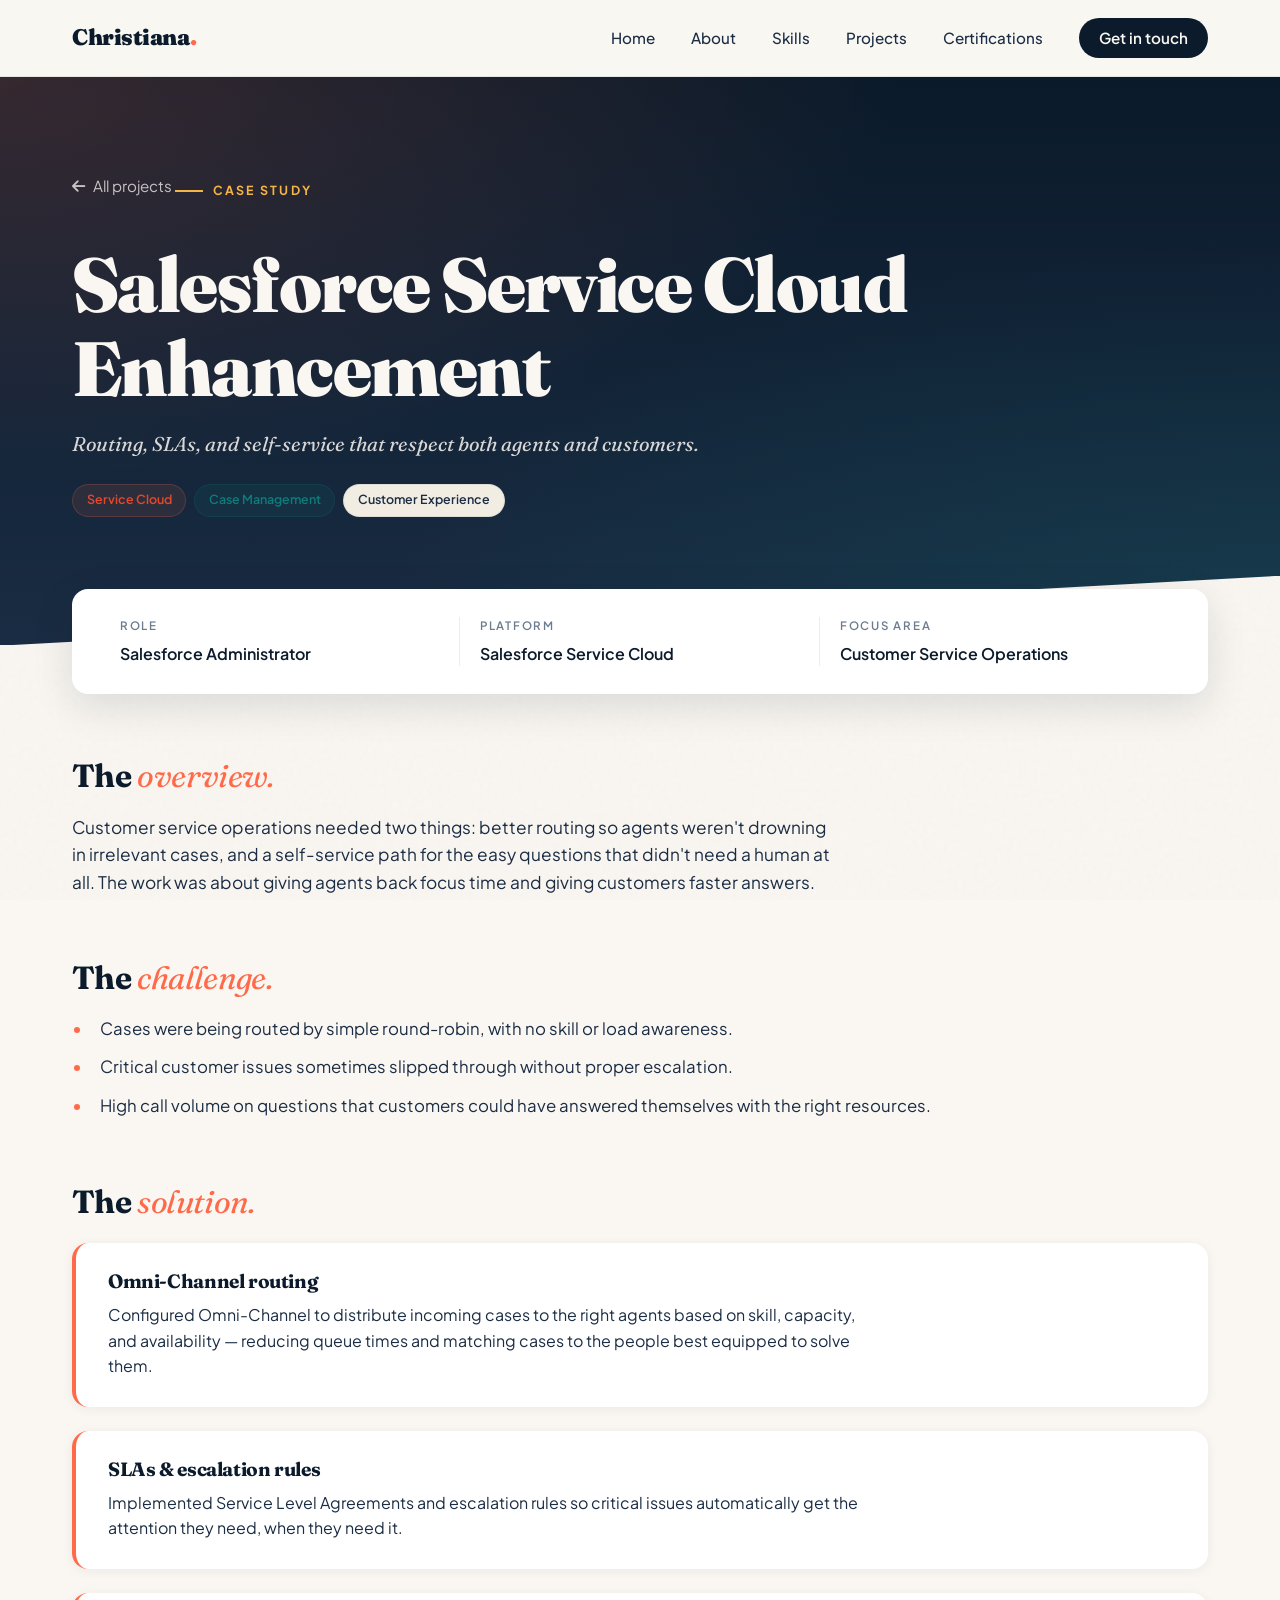
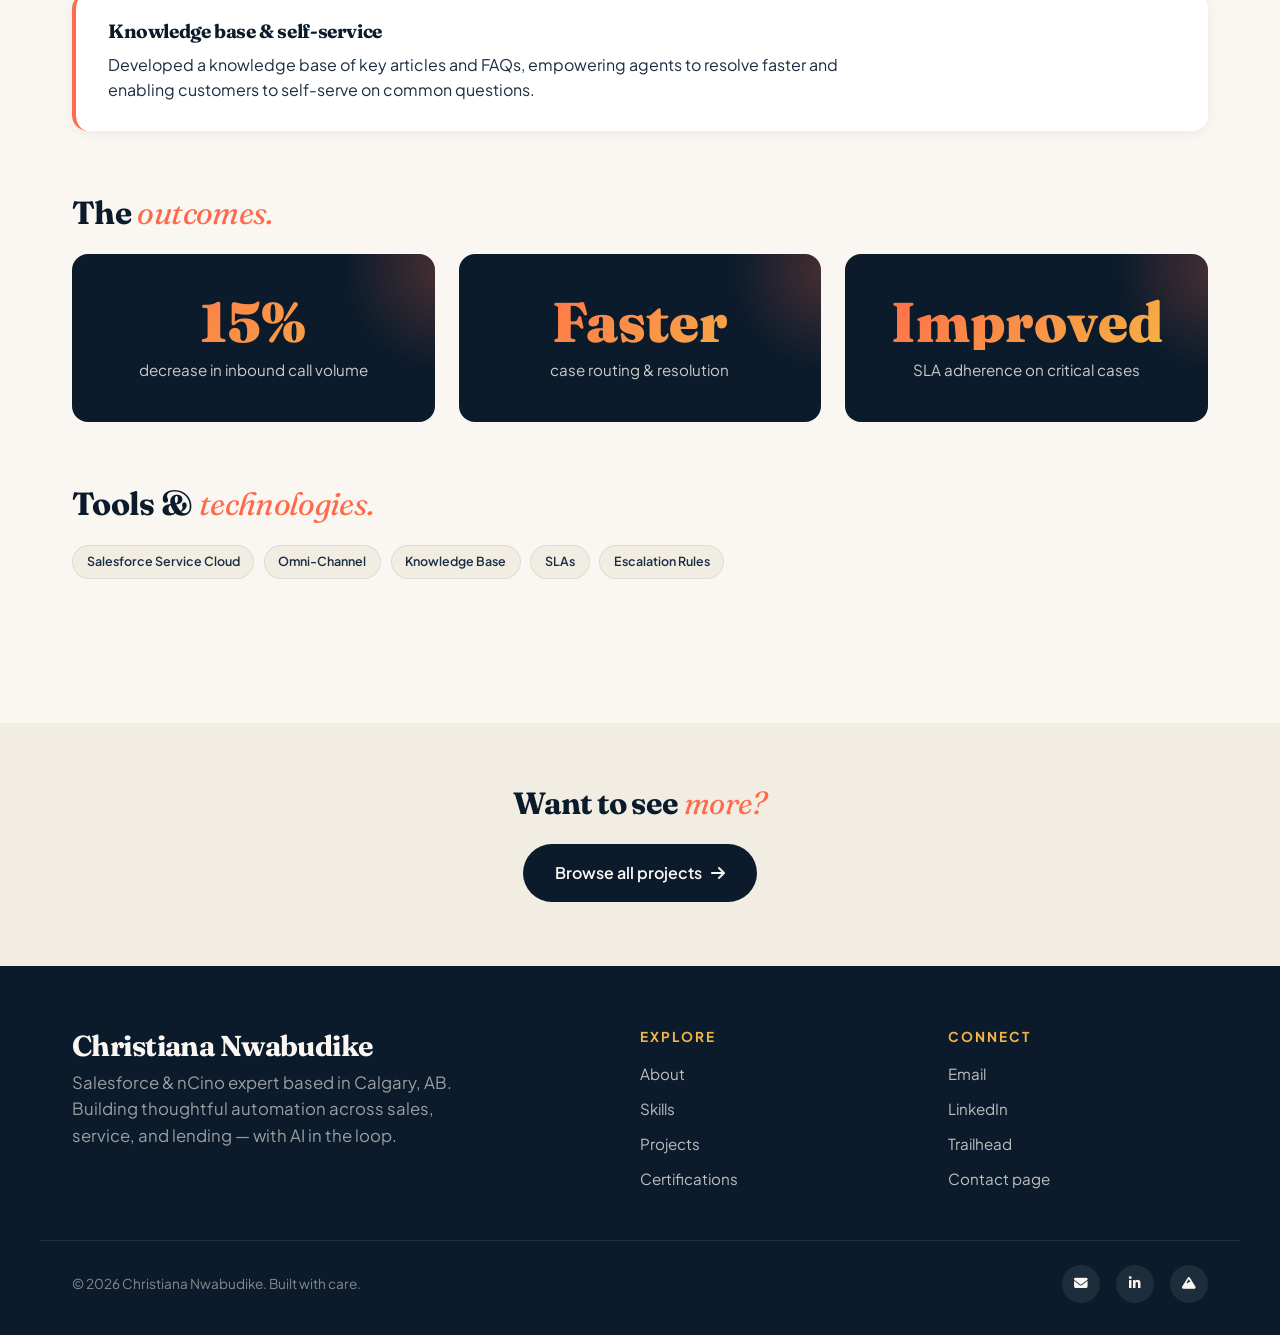
<file: service-cloud.html>
<!DOCTYPE html>
<html lang="en">
<head>
<meta charset="UTF-8">
<meta name="viewport" content="width=device-width, initial-scale=1.0">
<title>Salesforce Service Cloud Enhancement — Christiana Nwabudike</title>
<link rel="stylesheet" href="../styles.css">
<link rel="stylesheet" href="https://cdnjs.cloudflare.com/ajax/libs/font-awesome/6.4.0/css/all.min.css">
<style>
  .case-hero {
    background: var(--grad-hero);
    color: var(--cream);
    padding: 6rem 0 8rem;
    position: relative;
    overflow: hidden;
  }
  .case-hero::after {
    content: '';
    position: absolute;
    bottom: -1px; left: 0; right: 0;
    height: 70px;
    background: var(--cream);
    clip-path: polygon(0 100%, 100% 100%, 100% 0);
  }
  .case-hero .eyebrow { color: var(--amber); }
  .case-hero .eyebrow::before { background: var(--amber); }
  .case-hero h1 { color: var(--cream); margin: 1.25rem 0 1rem; }
  .case-hero p.subtitle {
    color: rgba(250, 247, 242, 0.85);
    font-size: 1.25rem;
    max-width: 680px;
    font-family: var(--font-display);
    font-style: italic;
    font-weight: 400;
  }
  .back-link {
    display: inline-flex;
    align-items: center;
    gap: 0.5rem;
    color: rgba(250, 247, 242, 0.75);
    font-size: 0.95rem;
    margin-bottom: 1.5rem;
    transition: gap 0.25s, color 0.2s;
  }
  .back-link:hover { gap: 0.85rem; color: var(--coral); }

  .meta-bar {
    display: grid;
    grid-template-columns: repeat(3, 1fr);
    background: white;
    border-radius: var(--radius);
    padding: 1.75rem;
    box-shadow: var(--shadow);
    margin-top: -3.5rem;
    margin-bottom: 4rem;
    position: relative;
    z-index: 3;
  }
  .meta-cell {
    padding: 0 1.25rem;
    border-right: 1px solid var(--line);
  }
  .meta-cell:last-child { border-right: none; }
  .meta-label {
    font-size: 0.72rem;
    letter-spacing: 0.15em;
    text-transform: uppercase;
    color: var(--mute);
    font-weight: 600;
    margin-bottom: 0.35rem;
  }
  .meta-value { font-weight: 600; color: var(--ink); }

  .case-content { padding: 0 0 5rem; }
  .case-section { margin-bottom: 4rem; }
  .case-section h2 { margin-bottom: 1.25rem; font-size: 2rem; }
  .case-section h2 em { color: var(--coral); font-style: italic; font-weight: 400; }
  .case-section p { font-size: 1.08rem; margin-bottom: 1rem; max-width: 760px; }
  .case-section ul { margin-left: 1.25rem; }
  .case-section ul li {
    margin-bottom: 0.75rem;
    font-size: 1.05rem;
    color: var(--ink-soft);
    padding-left: 0.5rem;
  }
  .case-section ul li::marker { color: var(--coral); }

  .solution-grid { display: grid; gap: 1.5rem; margin-top: 1.5rem; }
  .solution-step {
    background: white;
    border-left: 4px solid var(--coral);
    border-radius: var(--radius);
    padding: 1.75rem 2rem;
    box-shadow: var(--shadow-sm);
    transition: all 0.3s;
  }
  .solution-step:hover { transform: translateX(6px); box-shadow: var(--shadow); }
  .solution-step h4 { font-size: 1.2rem; margin-bottom: 0.6rem; font-family: var(--font-display); }
  .solution-step p { margin: 0; font-size: 1rem; }

  .outcomes-grid {
    display: grid;
    grid-template-columns: repeat(3, 1fr);
    gap: 1.5rem;
    margin-top: 1.5rem;
  }
  .outcome-card {
    background: var(--ink);
    color: var(--cream);
    padding: 2.5rem 1.5rem;
    border-radius: var(--radius);
    text-align: center;
    position: relative;
    overflow: hidden;
  }
  .outcome-card::before {
    content: '';
    position: absolute;
    top: -50%; right: -30%;
    width: 200px;
    height: 200px;
    background: radial-gradient(circle, rgba(255, 107, 74, 0.25), transparent 70%);
  }
  .outcome-num {
    font-family: var(--font-display);
    font-size: clamp(2.5rem, 5vw, 3.5rem);
    font-weight: 900;
    line-height: 1;
    background: var(--grad-warm);
    -webkit-background-clip: text;
    background-clip: text;
    color: transparent;
    margin-bottom: 0.5rem;
    position: relative;
  }
  .outcome-label {
    font-size: 0.95rem;
    color: rgba(250, 247, 242, 0.8);
    position: relative;
  }

  .tools-list { display: flex; flex-wrap: wrap; gap: 0.6rem; margin-top: 1.5rem; }

  .next-project {
    background: var(--cream-soft);
    padding: 4rem 0;
    text-align: center;
  }
  .next-project h3 { margin-bottom: 1.5rem; }
  .next-project h3 em { color: var(--coral); font-style: italic; font-weight: 400; }

  @media (max-width: 900px) {
    .meta-bar { grid-template-columns: 1fr; gap: 1.25rem; padding: 1.5rem; }
    .meta-cell { border-right: none; border-bottom: 1px solid var(--line); padding: 0 0 1rem; }
    .meta-cell:last-child { border-bottom: none; padding-bottom: 0; }
    .outcomes-grid { grid-template-columns: 1fr; }
  }
</style>
</head>
<body>

<nav class="nav">
  <div class="nav-inner">
    <a href="../index.html" class="nav-brand">Christiana<span>.</span></a>
    <button class="nav-toggle" aria-label="Menu">☰</button>
    <ul class="nav-links">
      <li><a href="../index.html">Home</a></li>
      <li><a href="../about.html">About</a></li>
      <li><a href="../skills.html">Skills</a></li>
      <li><a href="../projects.html">Projects</a></li>
      <li><a href="../certifications.html">Certifications</a></li>
      <li><a href="../contact.html" class="nav-cta">Get in touch</a></li>
    </ul>
  </div>
</nav>

<header class="case-hero">
  <div class="container">
    <a href="../projects.html" class="back-link"><i class="fas fa-arrow-left"></i> All projects</a>
    <span class="eyebrow">Case Study</span>
    <h1>Salesforce Service Cloud Enhancement</h1>
    <p class="subtitle">Routing, SLAs, and self-service that respect both agents and customers.</p>
    <div class="flex gap-1 mt-3" style="flex-wrap: wrap;">
      <span class="tag tag-coral">Service Cloud</span><span class="tag tag-teal">Case Management</span><span class="tag ">Customer Experience</span>
    </div>
  </div>
</header>

<section style="padding: 0;">
  <div class="container">
    <div class="meta-bar">
      <div class="meta-cell"><div class="meta-label">Role</div><div class="meta-value">Salesforce Administrator</div></div>
      <div class="meta-cell"><div class="meta-label">Platform</div><div class="meta-value">Salesforce Service Cloud</div></div>
      <div class="meta-cell"><div class="meta-label">Focus area</div><div class="meta-value">Customer Service Operations</div></div>
    </div>
  </div>
</section>

<section class="case-content">
  <div class="container">

    <div class="case-section">
      <h2>The <em>overview.</em></h2>
      <p>Customer service operations needed two things: better routing so agents weren't drowning in irrelevant cases, and a self-service path for the easy questions that didn't need a human at all. The work was about giving agents back focus time and giving customers faster answers.</p>
    </div>

    <div class="case-section">
      <h2>The <em>challenge.</em></h2>
      <ul><li>Cases were being routed by simple round-robin, with no skill or load awareness.</li><li>Critical customer issues sometimes slipped through without proper escalation.</li><li>High call volume on questions that customers could have answered themselves with the right resources.</li></ul>
    </div>

    <div class="case-section">
      <h2>The <em>solution.</em></h2>
      <div class="solution-grid"><div class="solution-step"><h4>Omni-Channel routing</h4><p>Configured Omni-Channel to distribute incoming cases to the right agents based on skill, capacity, and availability — reducing queue times and matching cases to the people best equipped to solve them.</p></div><div class="solution-step"><h4>SLAs &amp; escalation rules</h4><p>Implemented Service Level Agreements and escalation rules so critical issues automatically get the attention they need, when they need it.</p></div><div class="solution-step"><h4>Knowledge base &amp; self-service</h4><p>Developed a knowledge base of key articles and FAQs, empowering agents to resolve faster and enabling customers to self-serve on common questions.</p></div></div>
    </div>

    <div class="case-section">
      <h2>The <em>outcomes.</em></h2>
      <div class="outcomes-grid"><div class="outcome-card"><div class="outcome-num">15%</div><div class="outcome-label">decrease in inbound call volume</div></div><div class="outcome-card"><div class="outcome-num">Faster</div><div class="outcome-label">case routing &amp; resolution</div></div><div class="outcome-card"><div class="outcome-num">Improved</div><div class="outcome-label">SLA adherence on critical cases</div></div></div>
    </div>

    <div class="case-section">
      <h2>Tools &amp; <em>technologies.</em></h2>
      <div class="tools-list"><span class="tag">Salesforce Service Cloud</span><span class="tag">Omni-Channel</span><span class="tag">Knowledge Base</span><span class="tag">SLAs</span><span class="tag">Escalation Rules</span></div>
    </div>

  </div>
</section>

<section class="next-project">
  <div class="container">
    <h3>Want to see <em>more?</em></h3>
    <a href="../projects.html" class="btn btn-primary">Browse all projects <i class="fas fa-arrow-right"></i></a>
  </div>
</section>

<footer class="footer">
  <div class="footer-inner">
    <div class="footer-brand">
      <h3>Christiana Nwabudike</h3>
      <p>Salesforce &amp; nCino expert based in Calgary, AB. Building thoughtful automation across sales, service, and lending — with AI in the loop.</p>
    </div>
    <div>
      <h4>Explore</h4>
      <ul class="footer-links">
        <li><a href="../about.html">About</a></li>
        <li><a href="../skills.html">Skills</a></li>
        <li><a href="../projects.html">Projects</a></li>
        <li><a href="../certifications.html">Certifications</a></li>
      </ul>
    </div>
    <div>
      <h4>Connect</h4>
      <ul class="footer-links">
        <li><a href="mailto:cristiana.nwabudike@gmail.com">Email</a></li>
        <li><a href="https://www.linkedin.com/in/christiana-nwabudike" target="_blank">LinkedIn</a></li>
        <li><a href="https://www.salesforce.com/trailblazer/cnwabudike202" target="_blank">Trailhead</a></li>
        <li><a href="../contact.html">Contact page</a></li>
      </ul>
    </div>
  </div>
  <div class="footer-bottom">
    <span>© 2026 Christiana Nwabudike. Built with care.</span>
    <div class="footer-socials">
      <a href="mailto:cristiana.nwabudike@gmail.com" aria-label="Email"><i class="fas fa-envelope"></i></a>
      <a href="https://www.linkedin.com/in/christiana-nwabudike" target="_blank" aria-label="LinkedIn"><i class="fab fa-linkedin-in"></i></a>
      <a href="https://www.salesforce.com/trailblazer/cnwabudike202" target="_blank" aria-label="Trailhead"><i class="fas fa-mountain"></i></a>
    </div>
  </div>
</footer>

<script src="../script.js"></script>
<!-- GoatCounter analytics -->
<script data-goatcounter="https://cnwabudike.goatcounter.com/count"
        async src="//gc.zgo.at/count.js"></script>
</body>
</html>
</file>
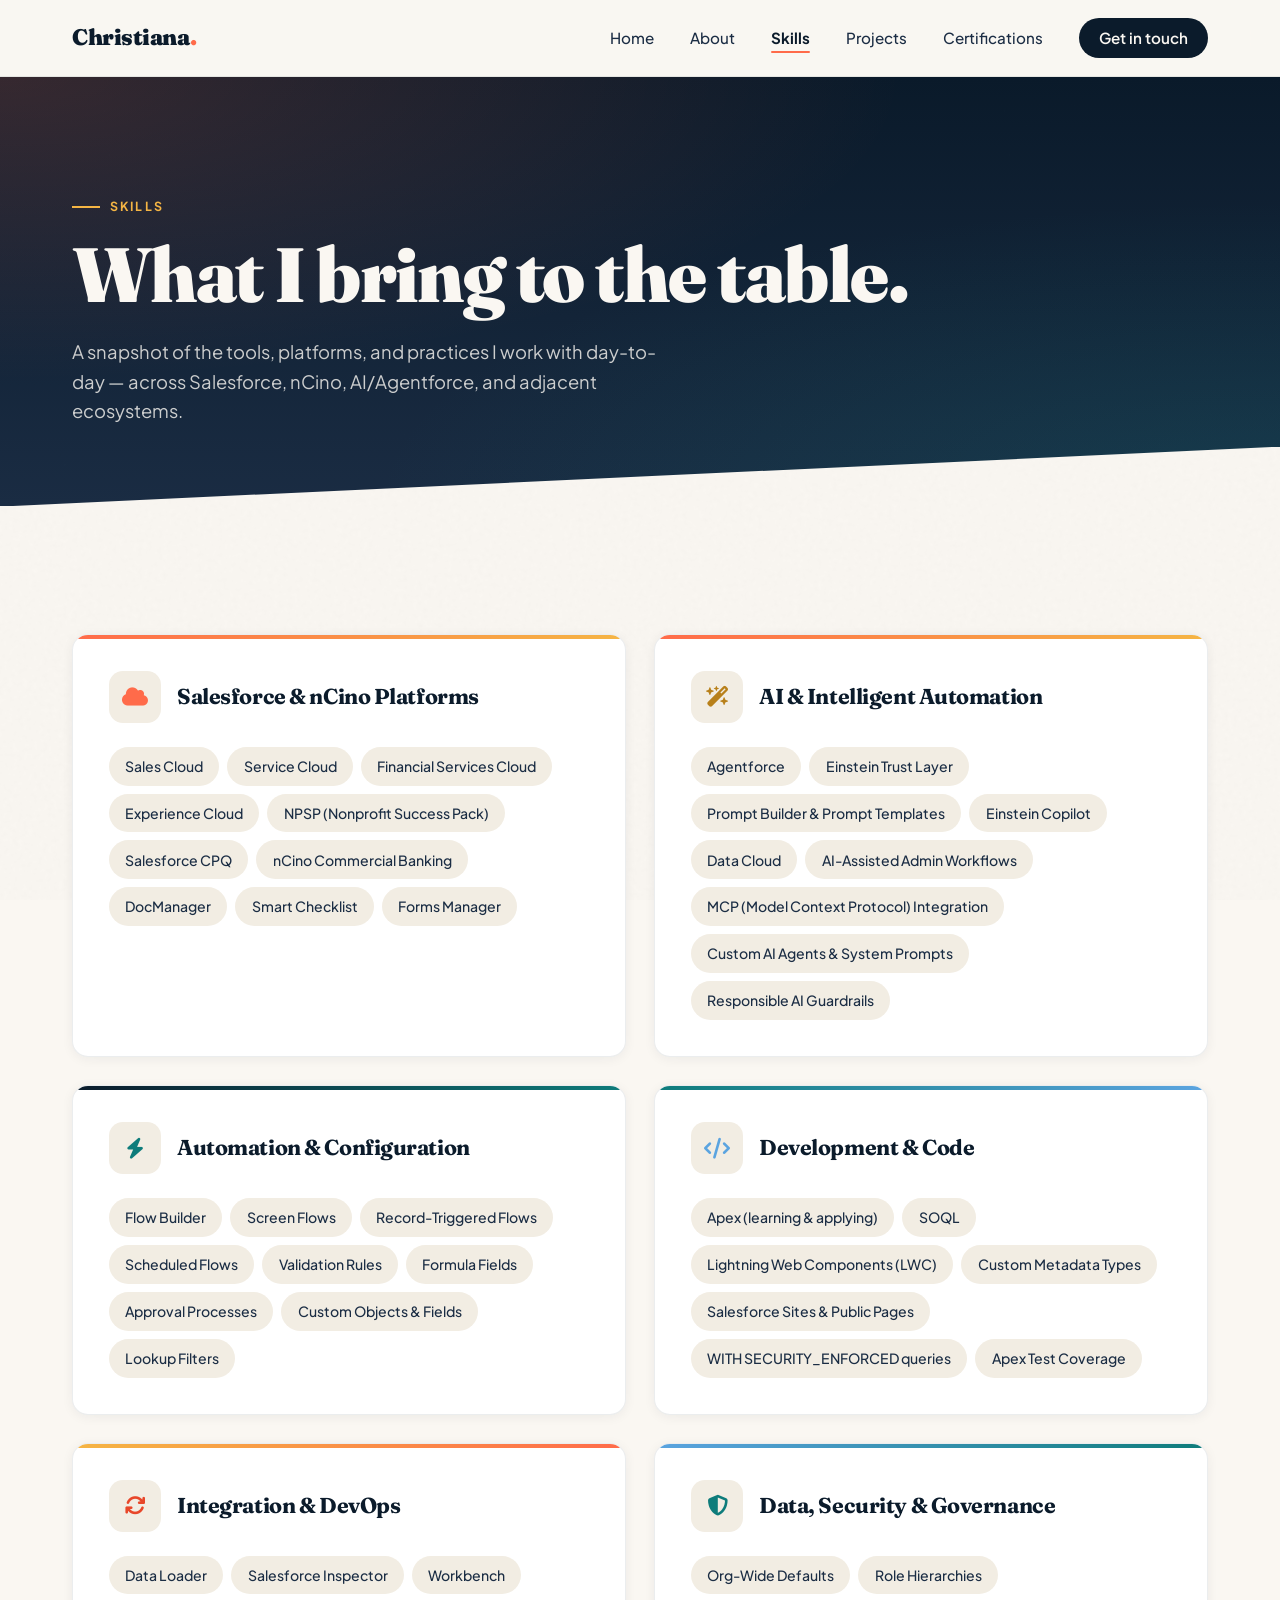
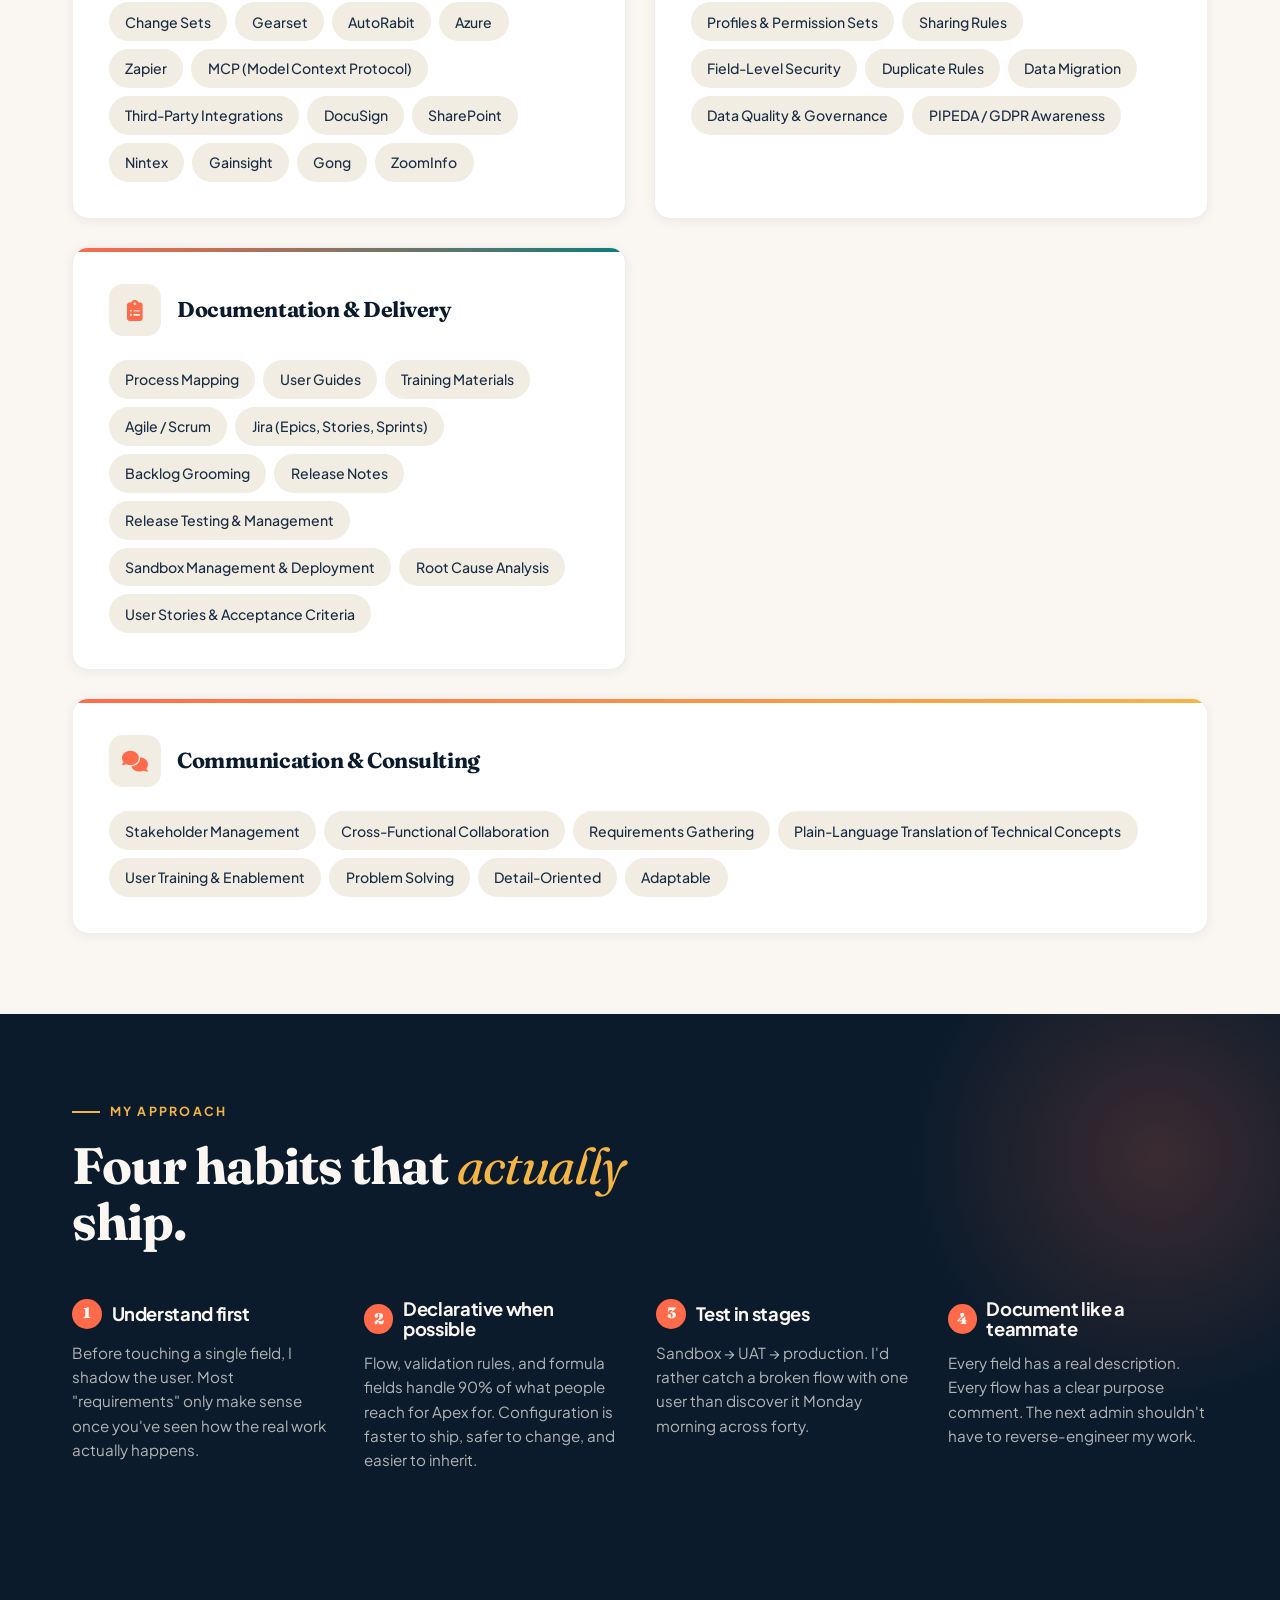
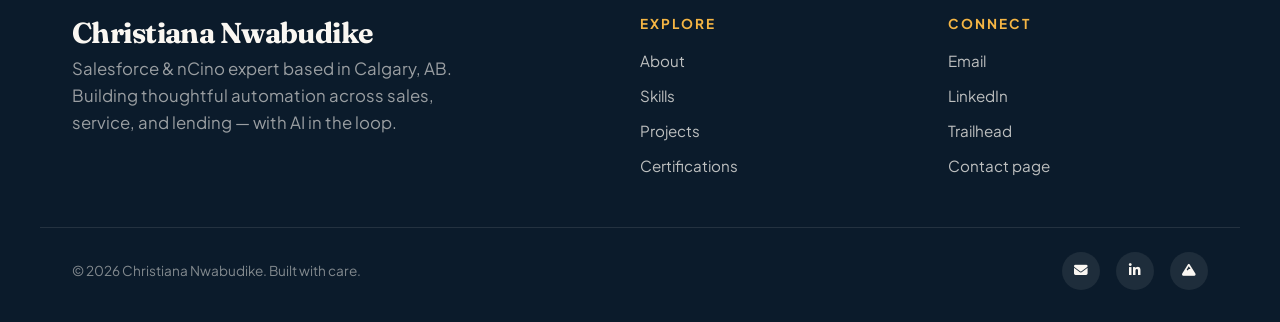
<file: skills.html>
<!DOCTYPE html>
<html lang="en">
<head>
<meta charset="UTF-8">
<meta name="viewport" content="width=device-width, initial-scale=1.0">
<title>Skills — Christiana Nwabudike</title>
<link rel="stylesheet" href="styles.css">
<link rel="stylesheet" href="https://cdnjs.cloudflare.com/ajax/libs/font-awesome/6.4.0/css/all.min.css">
<style>
  .skills-section { padding: 5rem 0; }
  .skill-grid {
    display: grid;
    grid-template-columns: repeat(2, 1fr);
    gap: 1.75rem;
    margin-top: 3rem;
  }
  .skill-card {
    background: white;
    border-radius: var(--radius);
    padding: 2.25rem;
    border: 1px solid var(--line);
    box-shadow: var(--shadow-sm);
    position: relative;
    overflow: hidden;
    transition: all 0.3s;
  }
  .skill-card::before {
    content: '';
    position: absolute;
    top: 0; left: 0;
    width: 100%;
    height: 4px;
    background: var(--grad-warm);
  }
  .skill-card:nth-child(2)::before { background: linear-gradient(90deg, #FF6B4A, #F5B544); }
  .skill-card:nth-child(3)::before { background: var(--grad-cool); }
  .skill-card:nth-child(4)::before { background: linear-gradient(90deg, #0E7C7B, #5BA4E0); }
  .skill-card:nth-child(5)::before { background: linear-gradient(90deg, #F5B544, #FF6B4A); }
  .skill-card:nth-child(6)::before { background: linear-gradient(90deg, #5BA4E0, #0E7C7B); }
  .skill-card:nth-child(7)::before { background: linear-gradient(90deg, #FF6B4A, #0E7C7B); }
  .skill-card:nth-child(8)::before { background: var(--grad-warm); }
  .skill-card:hover { transform: translateY(-4px); box-shadow: var(--shadow); }

  .skill-head {
    display: flex;
    align-items: center;
    gap: 1rem;
    margin-bottom: 1.5rem;
  }
  .skill-icon {
    width: 52px;
    height: 52px;
    border-radius: 14px;
    background: var(--cream-soft);
    color: var(--coral);
    display: flex;
    align-items: center;
    justify-content: center;
    font-size: 1.3rem;
    flex-shrink: 0;
  }
  .skill-card:nth-child(2) .skill-icon { color: #B8801A; }
  .skill-card:nth-child(3) .skill-icon { color: var(--teal); }
  .skill-card:nth-child(4) .skill-icon { color: var(--sky); }
  .skill-card:nth-child(5) .skill-icon { color: var(--coral-deep); }
  .skill-card:nth-child(6) .skill-icon { color: var(--teal); }
  .skill-card:nth-child(7) .skill-icon { color: var(--coral); }
  .skill-card:nth-child(8) .skill-icon { color: var(--coral); }
  .skill-head h3 { font-size: 1.35rem; margin: 0; }

  .skill-list {
    list-style: none;
    display: flex;
    flex-wrap: wrap;
    gap: 0.5rem;
  }
  .skill-list li {
    background: var(--cream-soft);
    color: var(--ink-soft);
    padding: 0.45rem 0.95rem;
    border-radius: 999px;
    font-size: 0.88rem;
    font-weight: 500;
    border: 1px solid transparent;
    transition: all 0.2s;
  }
  .skill-list li:hover {
    background: white;
    border-color: var(--coral);
    color: var(--coral-deep);
  }

  .approach {
    background: var(--ink);
    color: var(--cream);
    padding: 5rem 0;
    position: relative;
    overflow: hidden;
  }
  .approach::before {
    content: '';
    position: absolute;
    top: -20%;
    right: -10%;
    width: 500px;
    height: 500px;
    background: radial-gradient(circle, rgba(255, 107, 74, 0.2), transparent 70%);
  }
  .approach .eyebrow { color: var(--amber); }
  .approach .eyebrow::before { background: var(--amber); }
  .approach h2 { color: var(--cream); max-width: 600px; }
  .approach h2 em { color: var(--amber); font-style: italic; font-weight: 400; }
  .approach-grid { display: grid; grid-template-columns: repeat(4, 1fr); gap: 2rem; margin-top: 3rem; position: relative; }
  .approach-item h3 {
    color: var(--cream);
    font-family: var(--font-body);
    font-size: 1.15rem;
    margin-bottom: 0.75rem;
    display: flex;
    align-items: center;
    gap: 0.6rem;
  }
  .approach-item h3 span {
    display: inline-flex;
    align-items: center;
    justify-content: center;
    width: 30px;
    height: 30px;
    border-radius: 50%;
    background: var(--coral);
    color: var(--cream);
    font-family: var(--font-display);
    font-weight: 900;
    font-size: 0.95rem;
  }
  .approach-item p { color: rgba(250, 247, 242, 0.7); font-size: 0.95rem; }

  @media (max-width: 900px) {
    .skill-grid { grid-template-columns: 1fr; }
    .approach-grid { grid-template-columns: 1fr; gap: 1.5rem; }
  }
</style>
</head>
<body>

<nav class="nav">
  <div class="nav-inner">
    <a href="index.html" class="nav-brand">Christiana<span>.</span></a>
    <button class="nav-toggle" aria-label="Menu">☰</button>
    <ul class="nav-links">
      <li><a href="index.html">Home</a></li>
      <li><a href="about.html">About</a></li>
      <li><a href="skills.html">Skills</a></li>
      <li><a href="projects.html">Projects</a></li>
      <li><a href="certifications.html">Certifications</a></li>
      <li><a href="contact.html" class="nav-cta">Get in touch</a></li>
    </ul>
  </div>
</nav>

<header class="page-header">
  <div class="container">
    <span class="eyebrow">Skills</span>
    <h1 class="mt-2">What I bring to the table.</h1>
    <p>A snapshot of the tools, platforms, and practices I work with day-to-day — across Salesforce, nCino, AI/Agentforce, and adjacent ecosystems.</p>
  </div>
</header>

<section class="skills-section">
  <div class="container">
    <div class="skill-grid">

      <div class="skill-card">
        <div class="skill-head">
          <div class="skill-icon"><i class="fas fa-cloud"></i></div>
          <h3>Salesforce &amp; nCino Platforms</h3>
        </div>
        <ul class="skill-list">
          <li>Sales Cloud</li><li>Service Cloud</li><li>Financial Services Cloud</li>
          <li>Experience Cloud</li><li>NPSP (Nonprofit Success Pack)</li>
          <li>Salesforce CPQ</li><li>nCino Commercial Banking</li>
          <li>DocManager</li><li>Smart Checklist</li><li>Forms Manager</li>
        </ul>
      </div>

      <div class="skill-card">
        <div class="skill-head">
          <div class="skill-icon"><i class="fas fa-wand-magic-sparkles"></i></div>
          <h3>AI &amp; Intelligent Automation</h3>
        </div>
        <ul class="skill-list">
          <li>Agentforce</li><li>Einstein Trust Layer</li>
          <li>Prompt Builder &amp; Prompt Templates</li>
          <li>Einstein Copilot</li><li>Data Cloud</li>
          <li>AI-Assisted Admin Workflows</li>
          <li>MCP (Model Context Protocol) Integration</li>
          <li>Custom AI Agents &amp; System Prompts</li>
          <li>Responsible AI Guardrails</li>
        </ul>
      </div>

      <div class="skill-card">
        <div class="skill-head">
          <div class="skill-icon"><i class="fas fa-bolt"></i></div>
          <h3>Automation &amp; Configuration</h3>
        </div>
        <ul class="skill-list">
          <li>Flow Builder</li><li>Screen Flows</li><li>Record-Triggered Flows</li>
          <li>Scheduled Flows</li><li>Validation Rules</li>
          <li>Formula Fields</li><li>Approval Processes</li>
          <li>Custom Objects &amp; Fields</li><li>Lookup Filters</li>
        </ul>
      </div>

      <div class="skill-card">
        <div class="skill-head">
          <div class="skill-icon"><i class="fas fa-code"></i></div>
          <h3>Development &amp; Code</h3>
        </div>
        <ul class="skill-list">
          <li>Apex (learning &amp; applying)</li>
          <li>SOQL</li><li>Lightning Web Components (LWC)</li>
          <li>Custom Metadata Types</li>
          <li>Salesforce Sites &amp; Public Pages</li>
          <li>WITH SECURITY_ENFORCED queries</li>
          <li>Apex Test Coverage</li>
        </ul>
      </div>

      <div class="skill-card">
        <div class="skill-head">
          <div class="skill-icon"><i class="fas fa-arrows-rotate"></i></div>
          <h3>Integration &amp; DevOps</h3>
        </div>
        <ul class="skill-list">
          <li>Data Loader</li><li>Salesforce Inspector</li>
          <li>Workbench</li><li>Change Sets</li>
          <li>Gearset</li><li>AutoRabit</li><li>Azure</li>
          <li>Zapier</li><li>MCP (Model Context Protocol)</li>
          <li>Third-Party Integrations</li>
          <li>DocuSign</li><li>SharePoint</li>
          <li>Nintex</li><li>Gainsight</li><li>Gong</li><li>ZoomInfo</li>
        </ul>
      </div>

      <div class="skill-card">
        <div class="skill-head">
          <div class="skill-icon"><i class="fas fa-shield-halved"></i></div>
          <h3>Data, Security &amp; Governance</h3>
        </div>
        <ul class="skill-list">
          <li>Org-Wide Defaults</li><li>Role Hierarchies</li>
          <li>Profiles &amp; Permission Sets</li>
          <li>Sharing Rules</li><li>Field-Level Security</li>
          <li>Duplicate Rules</li><li>Data Migration</li>
          <li>Data Quality &amp; Governance</li>
          <li>PIPEDA / GDPR Awareness</li>
        </ul>
      </div>

      <div class="skill-card">
        <div class="skill-head">
          <div class="skill-icon"><i class="fas fa-clipboard-list"></i></div>
          <h3>Documentation &amp; Delivery</h3>
        </div>
        <ul class="skill-list">
          <li>Process Mapping</li><li>User Guides</li><li>Training Materials</li>
          <li>Agile / Scrum</li><li>Jira (Epics, Stories, Sprints)</li>
          <li>Backlog Grooming</li><li>Release Notes</li>
          <li>Release Testing &amp; Management</li>
          <li>Sandbox Management &amp; Deployment</li>
          <li>Root Cause Analysis</li>
          <li>User Stories &amp; Acceptance Criteria</li>
        </ul>
      </div>

      <div class="skill-card" style="grid-column: 1 / -1;">
        <div class="skill-head">
          <div class="skill-icon"><i class="fas fa-comments"></i></div>
          <h3>Communication &amp; Consulting</h3>
        </div>
        <ul class="skill-list">
          <li>Stakeholder Management</li>
          <li>Cross-Functional Collaboration</li>
          <li>Requirements Gathering</li>
          <li>Plain-Language Translation of Technical Concepts</li>
          <li>User Training &amp; Enablement</li>
          <li>Problem Solving</li><li>Detail-Oriented</li><li>Adaptable</li>
        </ul>
      </div>

    </div>
  </div>
</section>

<section class="approach">
  <div class="container">
    <span class="eyebrow">My approach</span>
    <h2 class="mt-2">Four habits that <em>actually</em> ship.</h2>
    <div class="approach-grid">
      <div class="approach-item">
        <h3><span>1</span> Understand first</h3>
        <p>Before touching a single field, I shadow the user. Most "requirements" only make sense once you've seen how the real work actually happens.</p>
      </div>
      <div class="approach-item">
        <h3><span>2</span> Declarative when possible</h3>
        <p>Flow, validation rules, and formula fields handle 90% of what people reach for Apex for. Configuration is faster to ship, safer to change, and easier to inherit.</p>
      </div>
      <div class="approach-item">
        <h3><span>3</span> Test in stages</h3>
        <p>Sandbox → UAT → production. I'd rather catch a broken flow with one user than discover it Monday morning across forty.</p>
      </div>
      <div class="approach-item">
        <h3><span>4</span> Document like a teammate</h3>
        <p>Every field has a real description. Every flow has a clear purpose comment. The next admin shouldn't have to reverse-engineer my work.</p>
      </div>
    </div>
  </div>
</section>

<footer class="footer">
  <div class="footer-inner">
    <div class="footer-brand">
      <h3>Christiana Nwabudike</h3>
      <p>Salesforce &amp; nCino expert based in Calgary, AB. Building thoughtful automation across sales, service, and lending — with AI in the loop.</p>
    </div>
    <div>
      <h4>Explore</h4>
      <ul class="footer-links">
        <li><a href="about.html">About</a></li>
        <li><a href="skills.html">Skills</a></li>
        <li><a href="projects.html">Projects</a></li>
        <li><a href="certifications.html">Certifications</a></li>
      </ul>
    </div>
    <div>
      <h4>Connect</h4>
      <ul class="footer-links">
        <li><a href="mailto:cristiana.nwabudike@gmail.com">Email</a></li>
        <li><a href="https://www.linkedin.com/in/christiana-nwabudike" target="_blank">LinkedIn</a></li>
        <li><a href="https://www.salesforce.com/trailblazer/cnwabudike202" target="_blank">Trailhead</a></li>
        <li><a href="contact.html">Contact page</a></li>
      </ul>
    </div>
  </div>
  <div class="footer-bottom">
    <span>© 2026 Christiana Nwabudike. Built with care.</span>
    <div class="footer-socials">
      <a href="mailto:cristiana.nwabudike@gmail.com" aria-label="Email"><i class="fas fa-envelope"></i></a>
      <a href="https://www.linkedin.com/in/christiana-nwabudike" target="_blank" aria-label="LinkedIn"><i class="fab fa-linkedin-in"></i></a>
      <a href="https://www.salesforce.com/trailblazer/cnwabudike202" target="_blank" aria-label="Trailhead"><i class="fas fa-mountain"></i></a>
    </div>
  </div>
</footer>

<script src="script.js"></script>
<!-- GoatCounter analytics -->
<script data-goatcounter="https://cnwabudike.goatcounter.com/count"
        async src="//gc.zgo.at/count.js"></script>
</body>
</html>
</file>
<file: styles.css>
/* ===== CHRISTIANA NWABUDIKE — PORTFOLIO DESIGN SYSTEM ===== */

@import url('https://fonts.googleapis.com/css2?family=Fraunces:opsz,wght@9..144,400;9..144,500;9..144,700;9..144,900&family=Plus+Jakarta+Sans:wght@300;400;500;600;700;800&display=swap');

:root {
  /* Brand palette — vibrant + professional */
  --ink: #0B1B2B;             /* deep navy ink */
  --ink-soft: #1B2D44;
  --cream: #FAF7F2;           /* warm off-white */
  --cream-soft: #F2EDE3;
  --coral: #FF6B4A;           /* signature warm accent */
  --coral-deep: #E8472A;
  --amber: #F5B544;           /* secondary accent */
  --teal: #0E7C7B;            /* tertiary accent */
  --sky: #5BA4E0;
  --mute: #6B7C8F;
  --line: rgba(11, 27, 43, 0.08);

  /* Gradients */
  --grad-warm: linear-gradient(135deg, #FF6B4A 0%, #F5B544 100%);
  --grad-cool: linear-gradient(135deg, #0B1B2B 0%, #0E7C7B 100%);
  --grad-hero: radial-gradient(ellipse at top left, rgba(255, 107, 74, 0.18), transparent 50%),
               radial-gradient(ellipse at bottom right, rgba(14, 124, 123, 0.22), transparent 50%),
               linear-gradient(180deg, #0B1B2B 0%, #1B2D44 100%);

  /* Typography */
  --font-display: 'Fraunces', Georgia, serif;
  --font-body: 'Plus Jakarta Sans', system-ui, sans-serif;

  /* Spacing & radius */
  --radius-sm: 8px;
  --radius: 16px;
  --radius-lg: 28px;
  --shadow-sm: 0 2px 12px rgba(11, 27, 43, 0.06);
  --shadow: 0 12px 40px rgba(11, 27, 43, 0.12);
  --shadow-lg: 0 30px 80px rgba(11, 27, 43, 0.18);
}

* { box-sizing: border-box; margin: 0; padding: 0; }

html { scroll-behavior: smooth; }

body {
  font-family: var(--font-body);
  background: var(--cream);
  color: var(--ink);
  line-height: 1.6;
  -webkit-font-smoothing: antialiased;
  overflow-x: hidden;
}

/* Subtle grain overlay for warmth */
body::before {
  content: '';
  position: fixed;
  inset: 0;
  pointer-events: none;
  z-index: 1;
  opacity: 0.4;
  background-image: url("data:image/svg+xml,%3Csvg viewBox='0 0 200 200' xmlns='http://www.w3.org/2000/svg'%3E%3Cfilter id='n'%3E%3CfeTurbulence type='fractalNoise' baseFrequency='0.9' numOctaves='2'/%3E%3CfeColorMatrix values='0 0 0 0 0 0 0 0 0 0 0 0 0 0 0 0 0 0 0.04 0'/%3E%3C/filter%3E%3Crect width='100%25' height='100%25' filter='url(%23n)'/%3E%3C/svg%3E");
}

/* ===== TYPOGRAPHY ===== */
h1, h2, h3, h4 {
  font-family: var(--font-display);
  font-weight: 700;
  line-height: 1.1;
  letter-spacing: -0.02em;
  color: var(--ink);
}
h1 { font-size: clamp(2.5rem, 6vw, 5.5rem); font-weight: 900; }
h2 { font-size: clamp(2rem, 4vw, 3.5rem); }
h3 { font-size: clamp(1.4rem, 2.4vw, 2rem); }
h4 { font-size: 1.25rem; }

p { font-size: 1.05rem; color: var(--ink-soft); }

a { color: inherit; text-decoration: none; }

.eyebrow {
  font-family: var(--font-body);
  font-size: 0.78rem;
  font-weight: 700;
  letter-spacing: 0.18em;
  text-transform: uppercase;
  color: var(--coral);
  display: inline-flex;
  align-items: center;
  gap: 0.6rem;
}
.eyebrow::before {
  content: '';
  width: 28px;
  height: 2px;
  background: var(--coral);
}

/* ===== LAYOUT ===== */
.container {
  max-width: 1200px;
  margin: 0 auto;
  padding: 0 2rem;
  position: relative;
  z-index: 2;
}

section { padding: 6rem 0; position: relative; }

/* ===== NAVIGATION ===== */
.nav {
  position: sticky;
  top: 0;
  z-index: 100;
  background: rgba(250, 247, 242, 0.85);
  backdrop-filter: blur(20px);
  -webkit-backdrop-filter: blur(20px);
  border-bottom: 1px solid var(--line);
}
.nav-inner {
  max-width: 1200px;
  margin: 0 auto;
  padding: 1.25rem 2rem;
  display: flex;
  align-items: center;
  justify-content: space-between;
}
.nav-brand {
  font-family: var(--font-display);
  font-weight: 900;
  font-size: 1.4rem;
  letter-spacing: -0.02em;
}
.nav-brand span { color: var(--coral); }
.nav-links {
  display: flex;
  gap: 2.25rem;
  list-style: none;
  align-items: center;
}
.nav-links a {
  font-size: 0.95rem;
  font-weight: 500;
  color: var(--ink-soft);
  position: relative;
  transition: color 0.2s;
}
.nav-links a:hover { color: var(--coral); }
.nav-links a.active {
  color: var(--ink);
  font-weight: 700;
}
.nav-links a.active::after {
  content: '';
  position: absolute;
  bottom: -6px;
  left: 0;
  right: 0;
  height: 2px;
  background: var(--coral);
  border-radius: 2px;
}
.nav-cta {
  background: var(--ink);
  color: var(--cream) !important;
  padding: 0.65rem 1.25rem;
  border-radius: 999px;
  font-weight: 600 !important;
  transition: all 0.25s;
}
.nav-cta:hover {
  background: var(--coral);
  transform: translateY(-2px);
}
.nav-toggle {
  display: none;
  background: none;
  border: none;
  font-size: 1.5rem;
  color: var(--ink);
  cursor: pointer;
}

/* ===== BUTTONS ===== */
.btn {
  display: inline-flex;
  align-items: center;
  gap: 0.6rem;
  padding: 1rem 2rem;
  border-radius: 999px;
  font-weight: 600;
  font-size: 1rem;
  cursor: pointer;
  border: none;
  transition: all 0.3s cubic-bezier(0.2, 0.8, 0.2, 1);
  text-decoration: none;
}
.btn-primary {
  background: var(--ink);
  color: var(--cream);
}
.btn-primary:hover {
  background: var(--coral);
  transform: translateY(-3px);
  box-shadow: 0 12px 30px rgba(255, 107, 74, 0.4);
}
.btn-ghost {
  background: transparent;
  color: var(--ink);
  border: 1.5px solid var(--ink);
}
.btn-ghost:hover {
  background: var(--ink);
  color: var(--cream);
}

/* ===== CARDS ===== */
.card {
  background: white;
  border-radius: var(--radius);
  padding: 2rem;
  box-shadow: var(--shadow-sm);
  border: 1px solid var(--line);
  transition: all 0.4s cubic-bezier(0.2, 0.8, 0.2, 1);
  position: relative;
  overflow: hidden;
}
.card:hover {
  transform: translateY(-6px);
  box-shadow: var(--shadow);
  border-color: rgba(255, 107, 74, 0.3);
}

/* ===== TAGS / PILLS ===== */
.tag {
  display: inline-block;
  padding: 0.35rem 0.85rem;
  border-radius: 999px;
  font-size: 0.78rem;
  font-weight: 600;
  background: var(--cream-soft);
  color: var(--ink-soft);
  border: 1px solid var(--line);
}
.tag-coral { background: rgba(255, 107, 74, 0.1); color: var(--coral-deep); border-color: rgba(255, 107, 74, 0.2); }
.tag-teal { background: rgba(14, 124, 123, 0.1); color: var(--teal); border-color: rgba(14, 124, 123, 0.2); }
.tag-amber { background: rgba(245, 181, 68, 0.15); color: #B8801A; border-color: rgba(245, 181, 68, 0.3); }

/* ===== FOOTER ===== */
.footer {
  background: var(--ink);
  color: var(--cream);
  padding: 4rem 0 2rem;
  position: relative;
  z-index: 2;
}
.footer-inner {
  max-width: 1200px;
  margin: 0 auto;
  padding: 0 2rem;
  display: grid;
  grid-template-columns: 2fr 1fr 1fr;
  gap: 3rem;
  margin-bottom: 3rem;
}
.footer h4 {
  color: var(--cream);
  font-family: var(--font-body);
  font-size: 0.85rem;
  letter-spacing: 0.15em;
  text-transform: uppercase;
  margin-bottom: 1rem;
  color: var(--amber);
}
.footer-brand h3 {
  color: var(--cream);
  font-size: 1.8rem;
  margin-bottom: 0.5rem;
}
.footer-brand p { color: rgba(250, 247, 242, 0.6); max-width: 380px; }
.footer-links { list-style: none; display: flex; flex-direction: column; gap: 0.6rem; }
.footer-links a {
  color: rgba(250, 247, 242, 0.75);
  font-size: 0.95rem;
  transition: color 0.2s;
}
.footer-links a:hover { color: var(--coral); }
.footer-bottom {
  max-width: 1200px;
  margin: 0 auto;
  padding: 1.5rem 2rem 0;
  border-top: 1px solid rgba(250, 247, 242, 0.1);
  display: flex;
  justify-content: space-between;
  align-items: center;
  font-size: 0.85rem;
  color: rgba(250, 247, 242, 0.5);
}
.footer-socials { display: flex; gap: 1rem; }
.footer-socials a {
  width: 38px;
  height: 38px;
  display: inline-flex;
  align-items: center;
  justify-content: center;
  border-radius: 50%;
  background: rgba(250, 247, 242, 0.08);
  color: var(--cream);
  transition: all 0.25s;
}
.footer-socials a:hover {
  background: var(--coral);
  transform: translateY(-3px);
}

/* ===== PAGE HEADER (sub-pages) ===== */
.page-header {
  background: var(--grad-hero);
  color: var(--cream);
  padding: 7rem 0 5rem;
  position: relative;
  overflow: hidden;
}
.page-header::after {
  content: '';
  position: absolute;
  bottom: -1px;
  left: 0;
  right: 0;
  height: 60px;
  background: var(--cream);
  clip-path: polygon(0 100%, 100% 100%, 100% 0);
}
.page-header h1 { color: var(--cream); }
.page-header .eyebrow { color: var(--amber); }
.page-header .eyebrow::before { background: var(--amber); }
.page-header p { color: rgba(250, 247, 242, 0.8); max-width: 600px; margin-top: 1.25rem; font-size: 1.15rem; }

/* ===== UTILITIES ===== */
.text-center { text-align: center; }
.grid { display: grid; gap: 1.5rem; }
.grid-2 { grid-template-columns: repeat(2, 1fr); }
.grid-3 { grid-template-columns: repeat(3, 1fr); }
.grid-4 { grid-template-columns: repeat(4, 1fr); }
.flex { display: flex; }
.gap-1 { gap: 0.5rem; }
.gap-2 { gap: 1rem; }
.gap-3 { gap: 1.5rem; }
.mt-1 { margin-top: 0.5rem; } .mt-2 { margin-top: 1rem; } .mt-3 { margin-top: 1.5rem; } .mt-4 { margin-top: 2rem; } .mt-5 { margin-top: 3rem; }
.mb-1 { margin-bottom: 0.5rem; } .mb-2 { margin-bottom: 1rem; } .mb-3 { margin-bottom: 1.5rem; } .mb-4 { margin-bottom: 2rem; } .mb-5 { margin-bottom: 3rem; }

/* ===== ANIMATIONS ===== */
@keyframes fadeUp {
  from { opacity: 0; transform: translateY(24px); }
  to { opacity: 1; transform: translateY(0); }
}
@keyframes float {
  0%, 100% { transform: translateY(0); }
  50% { transform: translateY(-12px); }
}
.fade-up { animation: fadeUp 0.8s cubic-bezier(0.2, 0.8, 0.2, 1) both; }
.delay-1 { animation-delay: 0.1s; }
.delay-2 { animation-delay: 0.2s; }
.delay-3 { animation-delay: 0.3s; }
.delay-4 { animation-delay: 0.4s; }

/* ===== RESPONSIVE ===== */
@media (max-width: 900px) {
  .grid-2, .grid-3, .grid-4 { grid-template-columns: 1fr; }
  .nav-links {
    position: fixed;
    top: 70px;
    right: -100%;
    flex-direction: column;
    background: var(--cream);
    width: 80%;
    max-width: 320px;
    height: calc(100vh - 70px);
    padding: 2rem;
    gap: 1.5rem;
    transition: right 0.35s;
    box-shadow: -10px 0 30px rgba(0,0,0,0.1);
    align-items: flex-start;
  }
  .nav-links.open { right: 0; }
  .nav-toggle { display: block; }
  .footer-inner { grid-template-columns: 1fr; gap: 2rem; }
  .footer-bottom { flex-direction: column; gap: 1rem; text-align: center; }
  section { padding: 4rem 0; }
}
</file>
